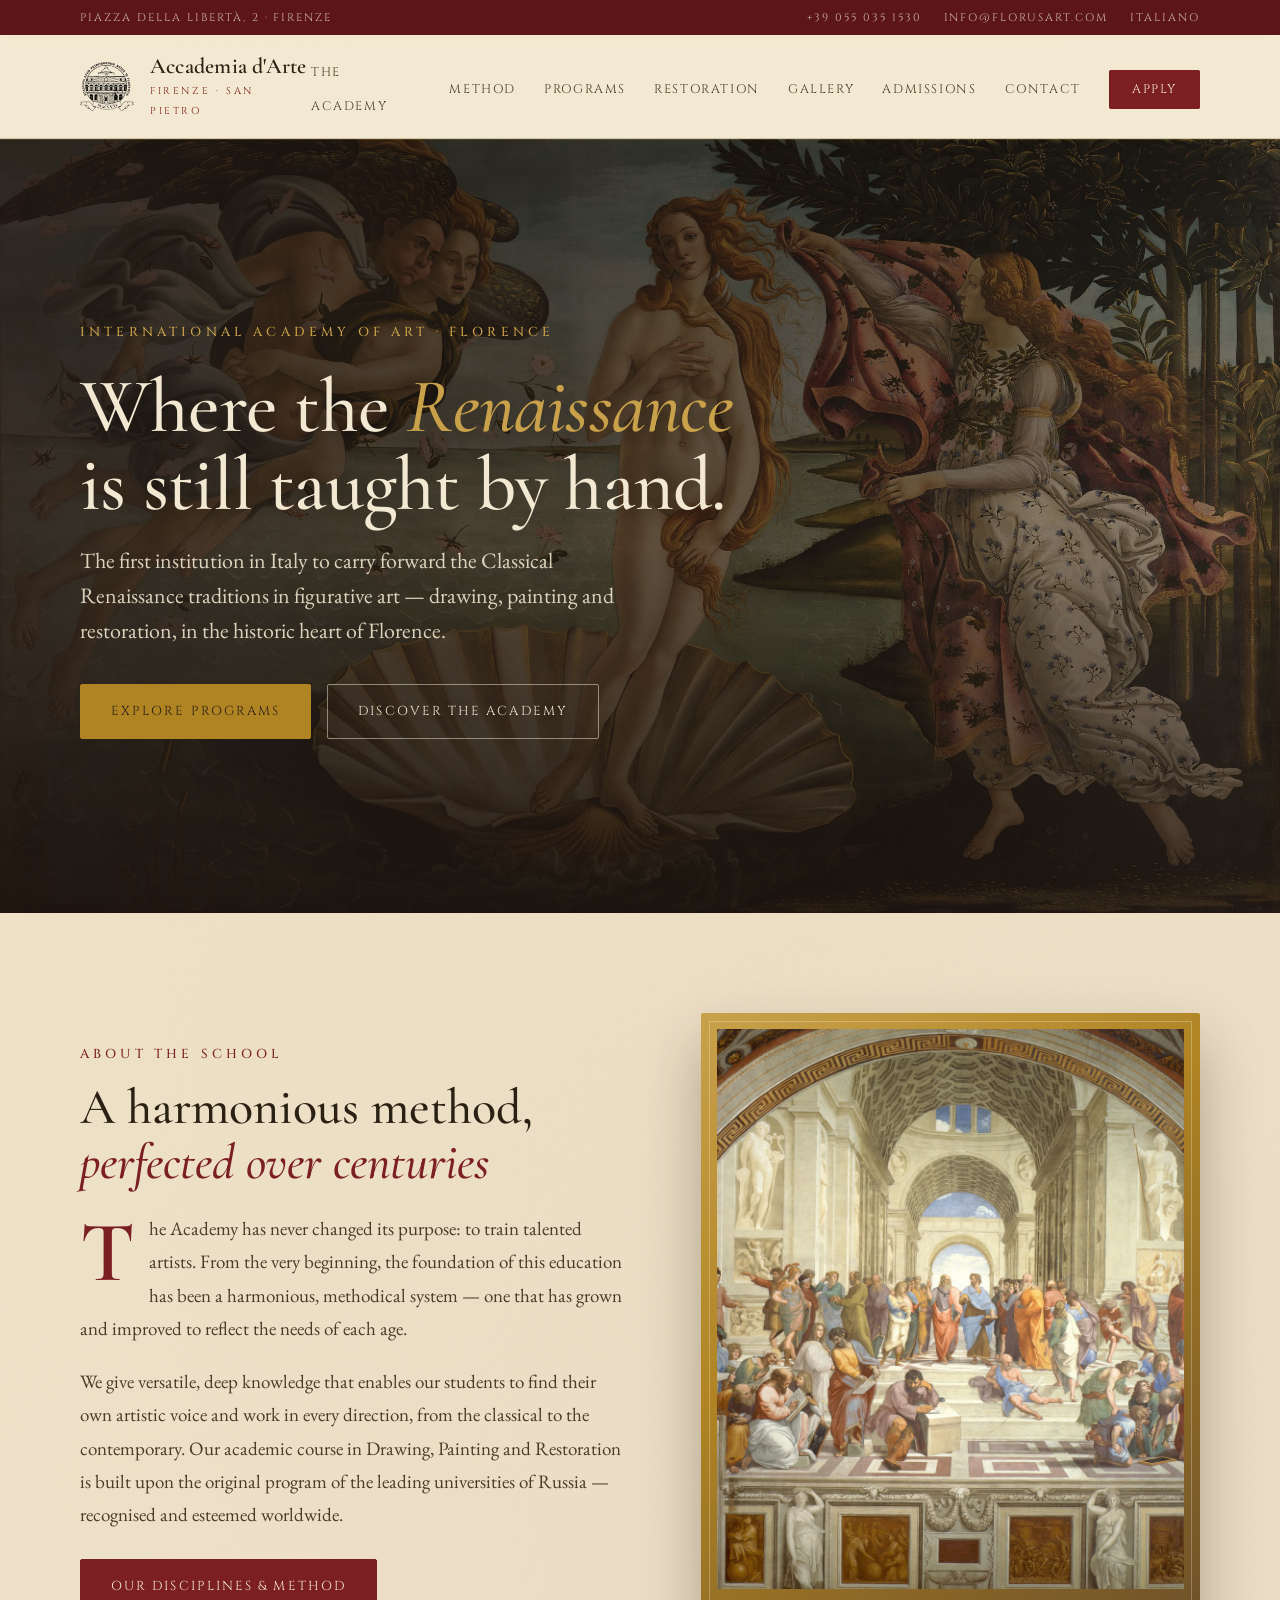
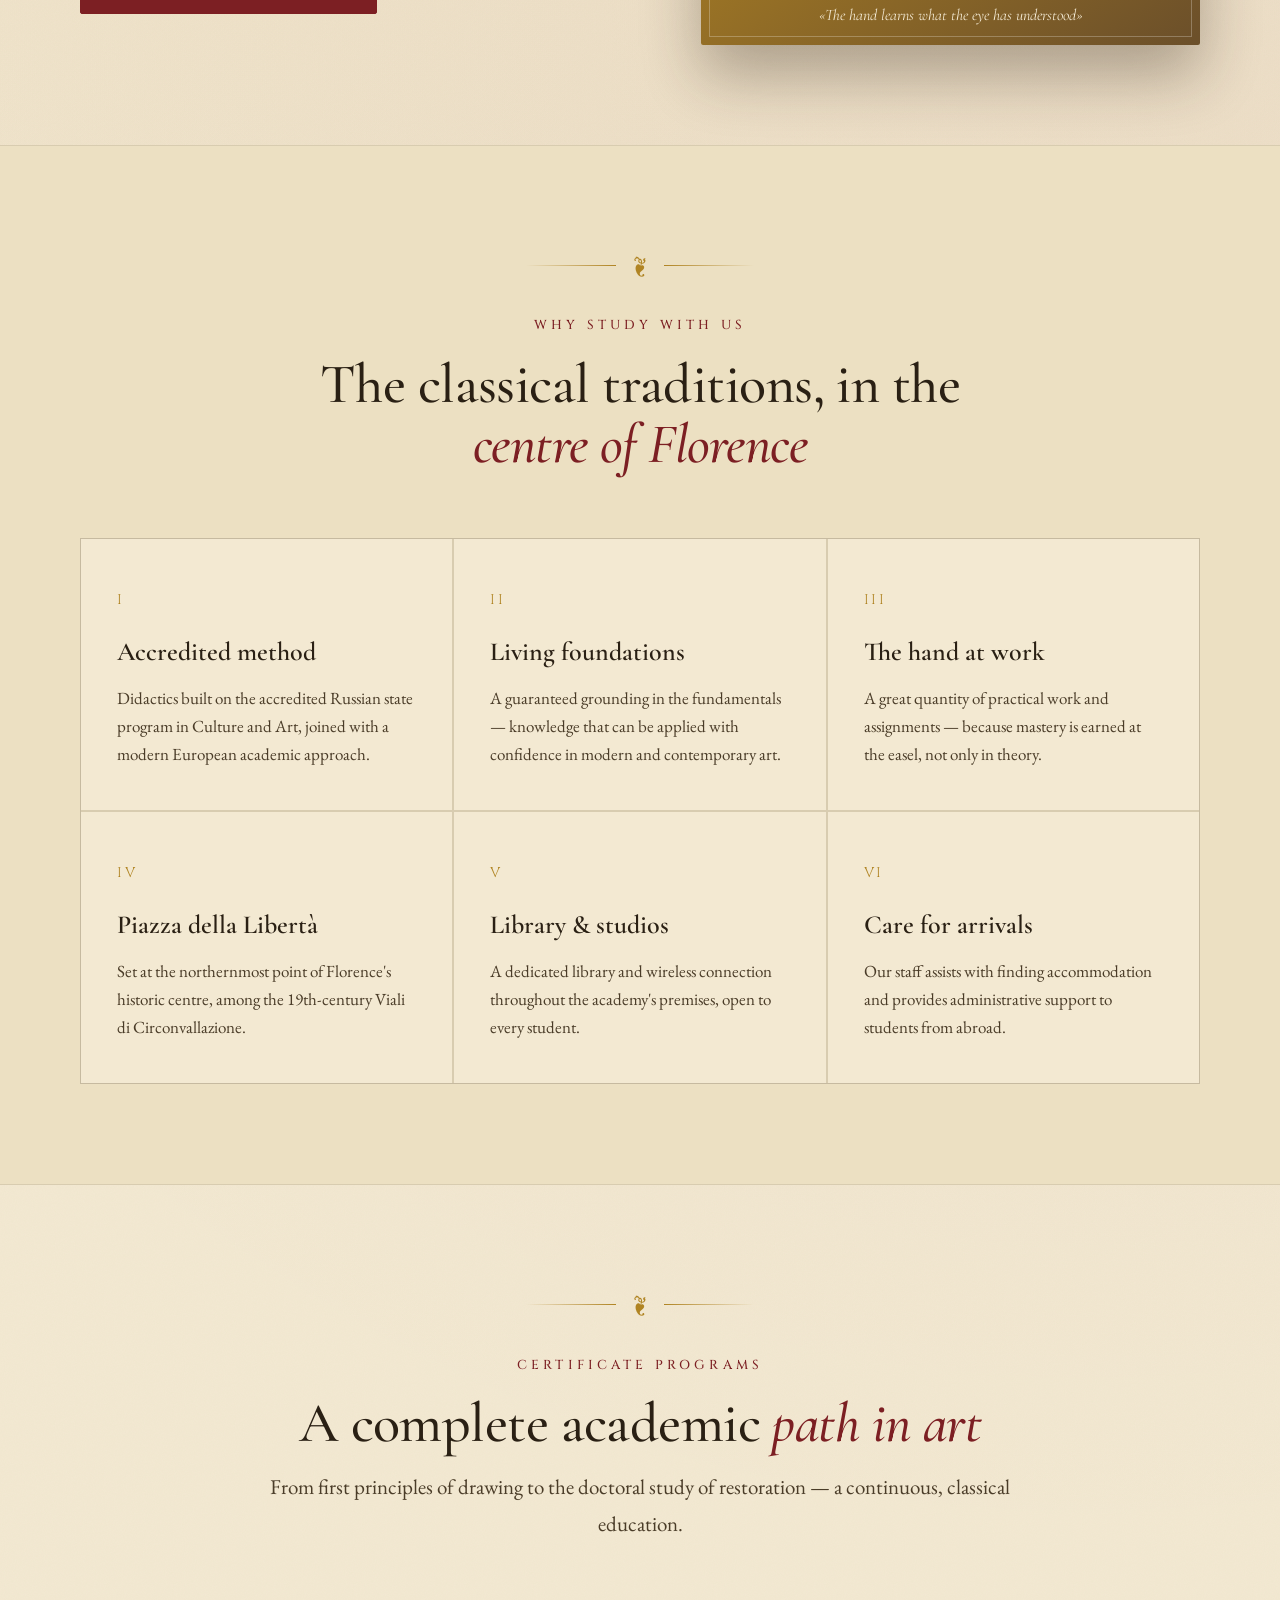
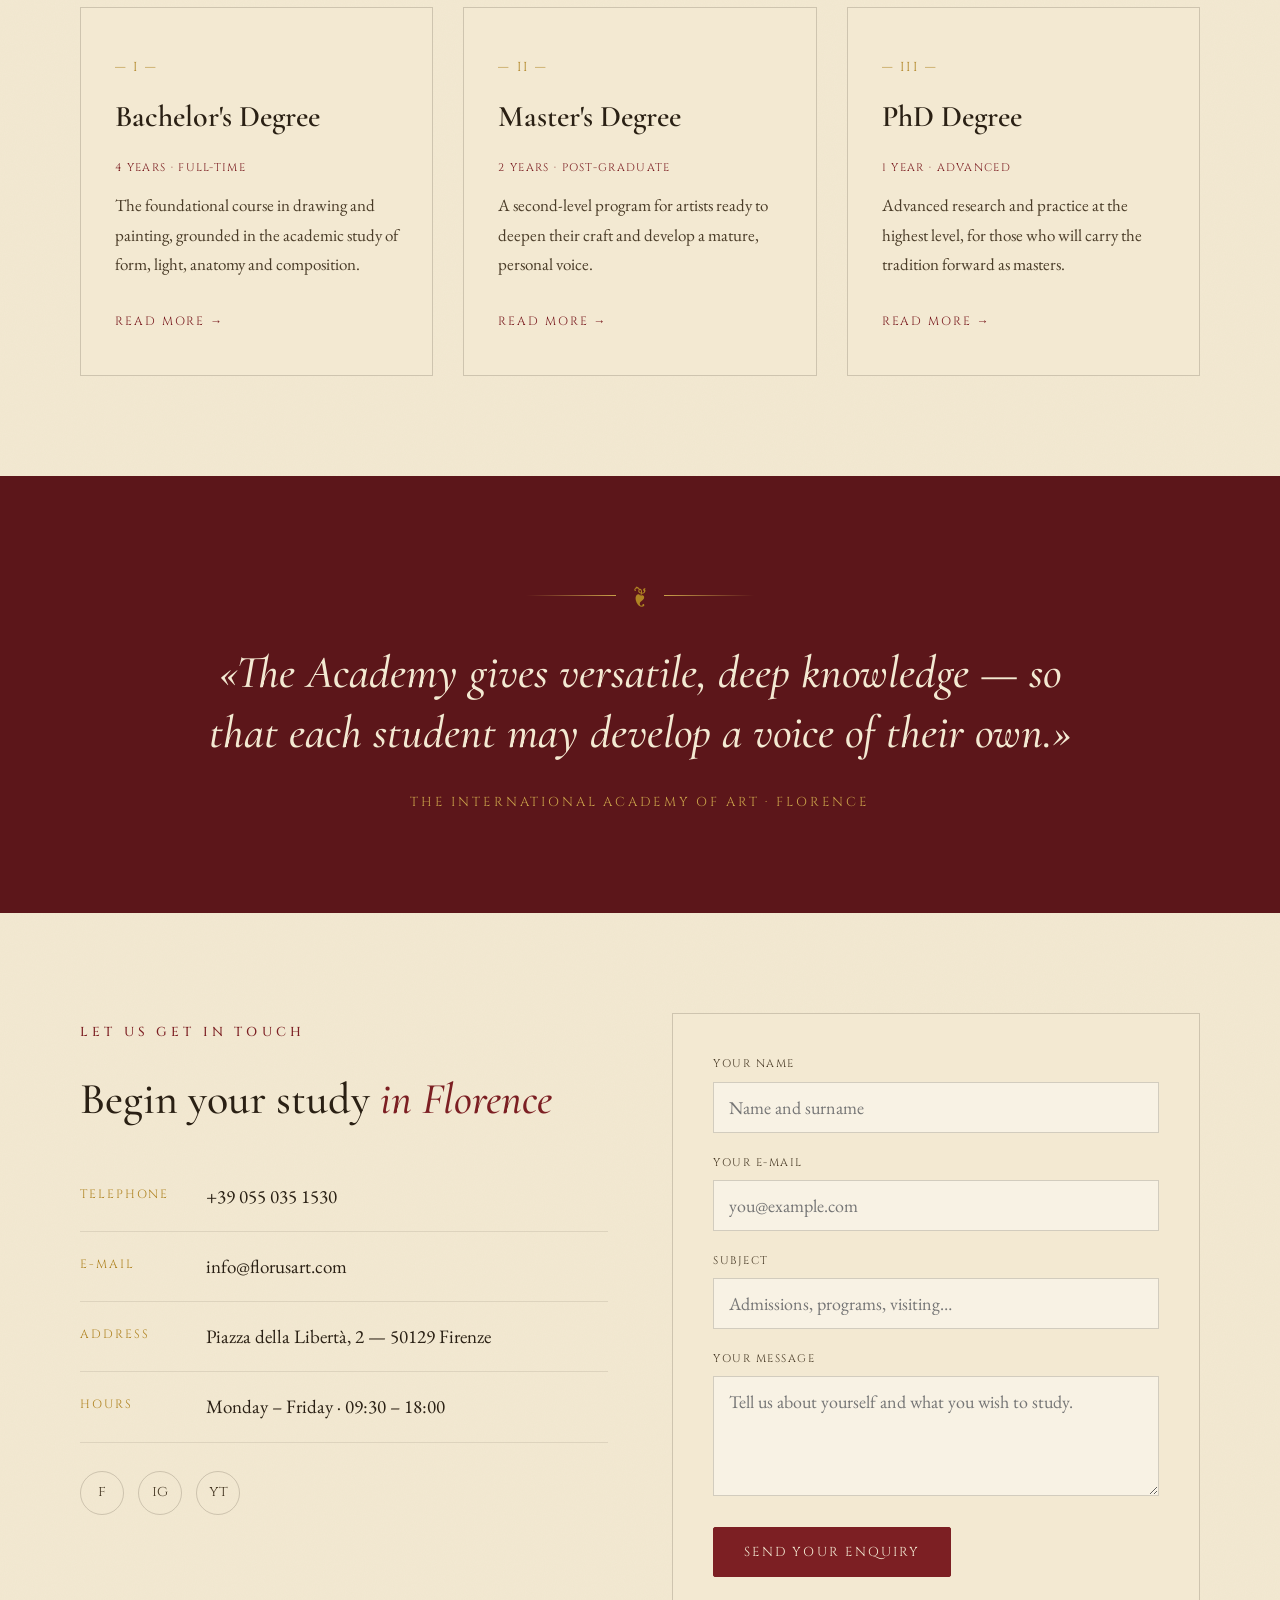
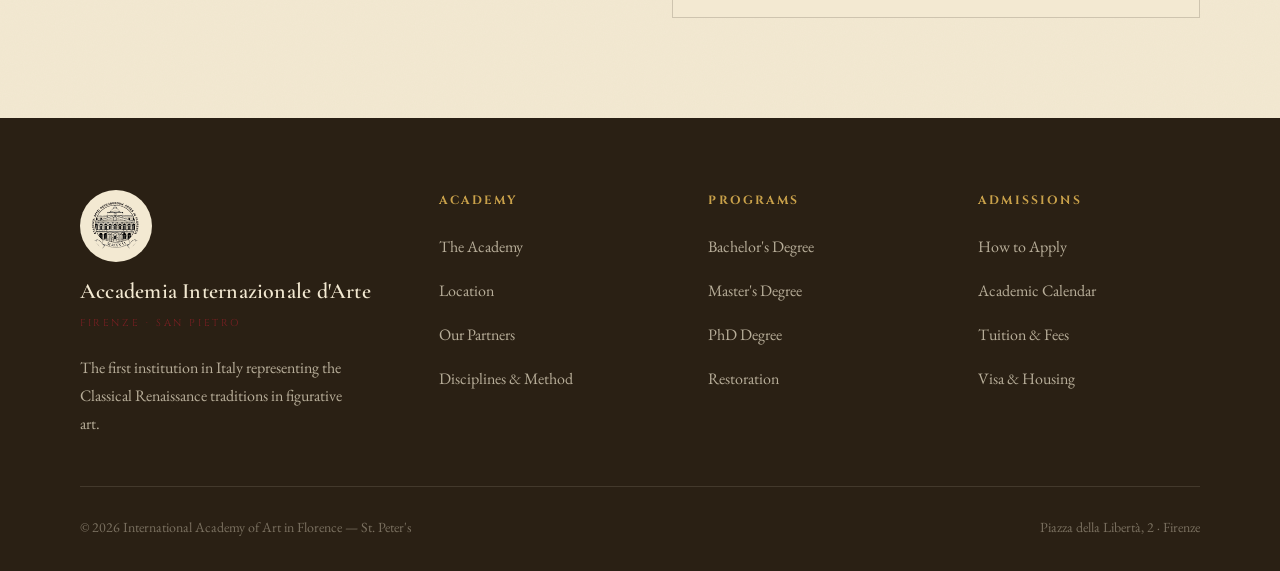
<file: index.html>
<!DOCTYPE html>
<html lang="en">
<head>
  <meta charset="UTF-8" />
  <meta name="viewport" content="width=device-width, initial-scale=1.0" />
  <title>International Academy of Art in Florence — St. Peter's</title>
  <meta name="description" content="The first institution in Italy representing the Classical Renaissance traditions in figurative art — drawing, painting and restoration in the historic centre of Florence." />

  <!-- Canonical -->
  <link rel="canonical" href="https://florusart-new.vercel.app/" />

  <!-- Open Graph -->
  <meta property="og:type" content="website" />
  <meta property="og:url" content="https://florusart-new.vercel.app/" />
  <meta property="og:title" content="International Academy of Art in Florence — St. Peter's" />
  <meta property="og:description" content="The first institution in Italy representing the Classical Renaissance traditions in figurative art — drawing, painting and restoration in the historic centre of Florence." />
  <meta property="og:image" content="https://florusart-new.vercel.app/images/hero.jpg" />
  <meta property="og:locale" content="en_GB" />
  <meta property="og:locale:alternate" content="it_IT" />
  <meta property="og:site_name" content="Accademia Internazionale d'Arte · Firenze" />

  <!-- Twitter Card -->
  <meta name="twitter:card" content="summary_large_image" />
  <meta name="twitter:title" content="International Academy of Art in Florence — St. Peter's" />
  <meta name="twitter:description" content="The first institution in Italy representing the Classical Renaissance traditions in figurative art — drawing, painting and restoration in the historic centre of Florence." />
  <meta name="twitter:image" content="https://florusart-new.vercel.app/images/hero.jpg" />

  <!-- JSON-LD structured data -->
  <script type="application/ld+json">
  {
    "@context": "https://schema.org",
    "@type": "EducationalOrganization",
    "name": "International Academy of Art in Florence",
    "alternateName": "Accademia Internazionale d'Arte · Firenze",
    "url": "https://florusart-new.vercel.app/",
    "logo": "https://florusart-new.vercel.app/images/logo.png",
    "description": "The first institution in Italy representing the Classical Renaissance traditions in figurative art.",
    "address": {
      "@type": "PostalAddress",
      "streetAddress": "Piazza della Libertà, 2",
      "addressLocality": "Florence",
      "postalCode": "50129",
      "addressCountry": "IT"
    },
    "telephone": "+390550351530",
    "email": "info@florusart.com",
    "sameAs": [
      "https://www.facebook.com/florusartacademy/",
      "https://www.instagram.com/florusart_academy",
      "https://www.youtube.com/channel/UCVkvp6SbiVUXq_DnF_va67Q/featured"
    ]
  }
  </script>

  <link rel="icon" type="image/png" href="images/logo.png" />
  <link rel="stylesheet" href="styles.css" />

  <!-- Google Analytics 4 — replace G-XXXXXXXXXX with your Measurement ID -->
  <script async src="https://www.googletagmanager.com/gtag/js?id=G-XXXXXXXXXX"></script>
  <script>
    window.dataLayer = window.dataLayer || [];
    function gtag(){dataLayer.push(arguments);}
    gtag('js', new Date());
    gtag('config', 'G-XXXXXXXXXX');
  </script>
</head>
<body>

  <div class="topbar">
    <div class="wrap">
      <span>Piazza della Libertà, 2 · Firenze</span>
      <div class="topbar-links">
        <a href="tel:+390550351530">+39 055 035 1530</a>
        <a href="mailto:info@florusart.com">info@florusart.com</a>
        <a href="#" class="lang-toggle">Italiano</a>
      </div>
    </div>
  </div>

  <nav class="nav">
    <div class="wrap">
      <a href="index.html" class="brand">
        <img src="images/logo.png" alt="Academy seal" class="brand-logo" />
        <span class="brand-name"><b>Accademia d'Arte</b><span>Firenze · San Pietro</span></span>
      </a>
      <ul class="nav-links">
        <li><a href="academy.html">The Academy</a></li>
        <li><a href="method.html">Method</a></li>
        <li><a href="programs.html">Programs</a></li>
        <li><a href="restoration.html">Restoration</a></li>
        <li><a href="gallery.html">Gallery</a></li>
        <li><a href="admissions.html">Admissions</a></li>
        <li><a href="contact.html">Contact</a></li>
        <li><a href="admissions.html" class="nav-apply">Apply</a></li>
      </ul>
      <button class="nav-toggle" id="navToggle" aria-label="Open menu"><span></span><span></span><span></span></button>
    </div>
  </nav>
  <div class="mobile-menu" id="mobileMenu">
    <a href="academy.html">The Academy</a>
    <a href="method.html">Method</a>
    <a href="programs.html">Programs</a>
    <a href="restoration.html">Restoration</a>
    <a href="gallery.html">Gallery</a>
    <a href="admissions.html">Admissions</a>
    <a href="contact.html">Contact</a>
    <a href="#" class="lang-toggle">Italiano</a>
  </div>

  <header class="hero">
    <div class="hero-bg"></div>
    <div class="wrap">
      <div class="hero-inner">
        <span class="eyebrow">International Academy of Art · Florence</span>
        <h1>Where the <em>Renaissance</em> is still taught by hand.</h1>
        <p class="hero-sub">The first institution in Italy to carry forward the Classical Renaissance traditions in figurative art — drawing, painting and restoration, in the historic heart of Florence.</p>
        <div class="hero-actions">
          <a href="programs.html" class="btn btn-gold">Explore programs</a>
          <a href="academy.html" class="btn btn-outline">Discover the academy</a>
        </div>
      </div>
    </div>
  </header>

  <section class="section">
    <div class="wrap">
      <div class="about-grid">
        <div class="about-text reveal">
          <span class="eyebrow">About the school</span>
          <h2>A harmonious method, <em>perfected over centuries</em></h2>
          <p class="dropcap">The Academy has never changed its purpose: to train talented artists. From the very beginning, the foundation of this education has been a harmonious, methodical system — one that has grown and improved to reflect the needs of each age.</p>
          <p>We give versatile, deep knowledge that enables our students to find their own artistic voice and work in every direction, from the classical to the contemporary. Our academic course in Drawing, Painting and Restoration is built upon the original program of the leading universities of Russia — recognised and esteemed worldwide.</p>
          <a href="method.html" class="btn btn-dark" style="margin-top:8px">Our disciplines &amp; method</a>
        </div>
        <figure class="about-figure reveal">
          <img src="images/about.jpg" alt="Raphael, The School of Athens" />
          <figcaption>«The hand learns what the eye has understood»</figcaption>
        </figure>
      </div>
    </div>
  </section>

  <section class="section section-alt">
    <div class="wrap">
      <div class="section-head reveal">
        <div class="fleuron">&#10086;</div>
        <span class="eyebrow">Why study with us</span>
        <h2 class="section-title">The classical traditions, in the <em>centre of Florence</em></h2>
      </div>
      <div class="adv-grid reveal">
        <div class="adv-cell"><span class="adv-num">I</span><h3>Accredited method</h3><p>Didactics built on the accredited Russian state program in Culture and Art, joined with a modern European academic approach.</p></div>
        <div class="adv-cell"><span class="adv-num">II</span><h3>Living foundations</h3><p>A guaranteed grounding in the fundamentals — knowledge that can be applied with confidence in modern and contemporary art.</p></div>
        <div class="adv-cell"><span class="adv-num">III</span><h3>The hand at work</h3><p>A great quantity of practical work and assignments — because mastery is earned at the easel, not only in theory.</p></div>
        <div class="adv-cell"><span class="adv-num">IV</span><h3>Piazza della Libertà</h3><p>Set at the northernmost point of Florence's historic centre, among the 19th-century Viali di Circonvallazione.</p></div>
        <div class="adv-cell"><span class="adv-num">V</span><h3>Library &amp; studios</h3><p>A dedicated library and wireless connection throughout the academy's premises, open to every student.</p></div>
        <div class="adv-cell"><span class="adv-num">VI</span><h3>Care for arrivals</h3><p>Our staff assists with finding accommodation and provides administrative support to students from abroad.</p></div>
      </div>
    </div>
  </section>

  <section class="section">
    <div class="wrap">
      <div class="section-head reveal">
        <div class="fleuron">&#10086;</div>
        <span class="eyebrow">Certificate programs</span>
        <h2 class="section-title">A complete academic <em>path in art</em></h2>
        <p class="section-lead">From first principles of drawing to the doctoral study of restoration — a continuous, classical education.</p>
      </div>
      <div class="prog-grid reveal">
        <article class="prog-card"><span class="prog-roman">— I —</span><h3>Bachelor's Degree</h3><div class="meta">4 years · full-time</div><p>The foundational course in drawing and painting, grounded in the academic study of form, light, anatomy and composition.</p><a href="programs.html#bachelor" class="prog-link">Read more</a></article>
        <article class="prog-card"><span class="prog-roman">— II —</span><h3>Master's Degree</h3><div class="meta">2 years · post-graduate</div><p>A second-level program for artists ready to deepen their craft and develop a mature, personal voice.</p><a href="programs.html#master" class="prog-link">Read more</a></article>
        <article class="prog-card"><span class="prog-roman">— III —</span><h3>PhD Degree</h3><div class="meta">1 year · advanced</div><p>Advanced research and practice at the highest level, for those who will carry the tradition forward as masters.</p><a href="programs.html#phd" class="prog-link">Read more</a></article>
      </div>
    </div>
  </section>

  <section class="quote-band">
    <div class="wrap">
      <div class="fleuron">&#10086;</div>
      <blockquote>«The Academy gives versatile, deep knowledge — so that each student may develop a voice of their own.»</blockquote>
      <cite>The International Academy of Art · Florence</cite>
    </div>
  </section>

  <section class="section">
    <div class="wrap">
      <div class="contact-grid">
        <div class="contact-info reveal">
          <span class="eyebrow">Let us get in touch</span>
          <h2>Begin your study <em>in Florence</em></h2>
          <div class="contact-row"><span class="lbl">Telephone</span><span class="val"><a href="tel:+390550351530">+39 055 035 1530</a></span></div>
          <div class="contact-row"><span class="lbl">E-mail</span><span class="val"><a href="mailto:info@florusart.com">info@florusart.com</a></span></div>
          <div class="contact-row"><span class="lbl">Address</span><span class="val">Piazza della Libertà, 2 — 50129 Firenze</span></div>
          <div class="contact-row"><span class="lbl">Hours</span><span class="val">Monday – Friday · 09:30 – 18:00</span></div>
          <div class="socials">
            <a href="https://www.facebook.com/florusartacademy/" title="Facebook">f</a>
            <a href="https://www.instagram.com/florusart_academy" title="Instagram">ig</a>
            <a href="https://www.youtube.com/channel/UCVkvp6SbiVUXq_DnF_va67Q/featured" title="YouTube">yt</a>
          </div>
        </div>
        <form class="form-card reveal" onsubmit="return false;">
          <div class="field"><label>Your name</label><input type="text" placeholder="Name and surname" /></div>
          <div class="field"><label>Your e-mail</label><input type="email" placeholder="you@example.com" /></div>
          <div class="field"><label>Subject</label><input type="text" placeholder="Admissions, programs, visiting…" /></div>
          <div class="field"><label>Your message</label><textarea placeholder="Tell us about yourself and what you wish to study."></textarea></div>
          <button class="btn btn-dark" type="submit">Send your enquiry</button>
        </form>
      </div>
    </div>
  </section>

  <footer class="footer">
    <div class="wrap">
      <div class="footer-top">
        <div>
          <img src="images/logo.png" alt="Academy seal" class="brand-logo" />
          <span class="brand-name"><b>Accademia Internazionale d'Arte</b><span>Firenze · San Pietro</span></span>
          <p>The first institution in Italy representing the Classical Renaissance traditions in figurative art.</p>
        </div>
        <div class="footer-col"><h4>Academy</h4><ul><li><a href="academy.html">The Academy</a></li><li><a href="academy.html#location">Location</a></li><li><a href="academy.html#partners">Our Partners</a></li><li><a href="method.html">Disciplines &amp; Method</a></li></ul></div>
        <div class="footer-col"><h4>Programs</h4><ul><li><a href="programs.html#bachelor">Bachelor's Degree</a></li><li><a href="programs.html#master">Master's Degree</a></li><li><a href="programs.html#phd">PhD Degree</a></li><li><a href="restoration.html">Restoration</a></li></ul></div>
        <div class="footer-col"><h4>Admissions</h4><ul><li><a href="admissions.html#apply">How to Apply</a></li><li><a href="admissions.html#calendar">Academic Calendar</a></li><li><a href="admissions.html#prices">Tuition &amp; Fees</a></li><li><a href="admissions.html#visa">Visa &amp; Housing</a></li></ul></div>
      </div>
      <div class="footer-bottom">
        <span>© 2026 International Academy of Art in Florence — St. Peter's</span>
        <span>Piazza della Libertà, 2 · Firenze</span>
      </div>
    </div>
  </footer>

  <script>
    var t = document.getElementById('navToggle'), m = document.getElementById('mobileMenu');
    if (t) t.addEventListener('click', function(){ m.classList.toggle('open'); });
    if (m) m.querySelectorAll('a').forEach(function(a){ a.addEventListener('click', function(){ m.classList.remove('open'); }); });
    var io = new IntersectionObserver(function(es){ es.forEach(function(e){ if(e.isIntersecting) e.target.classList.add('in'); }); }, { threshold: 0.12 });
    document.querySelectorAll('.reveal').forEach(function(el){ io.observe(el); });
  </script>
  <script src="i18n.js"></script>
</body>
</html>
</file>
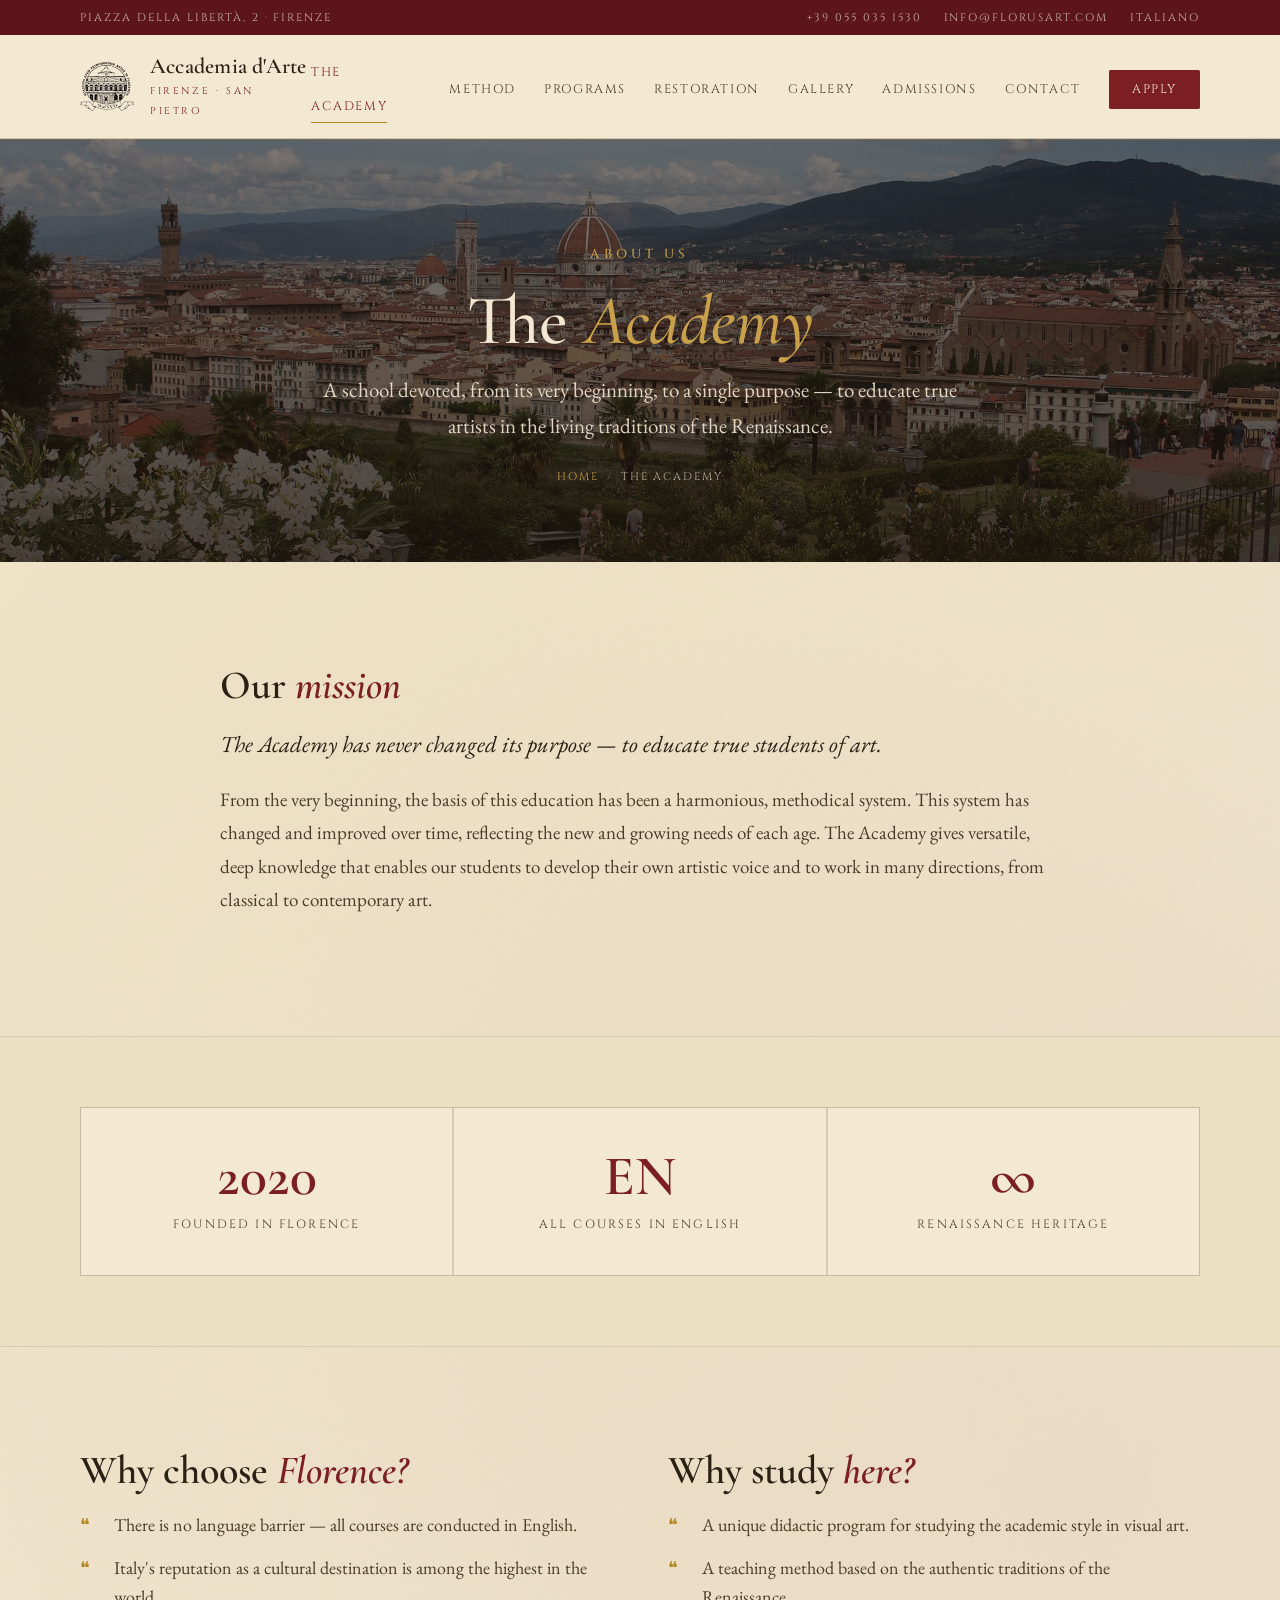
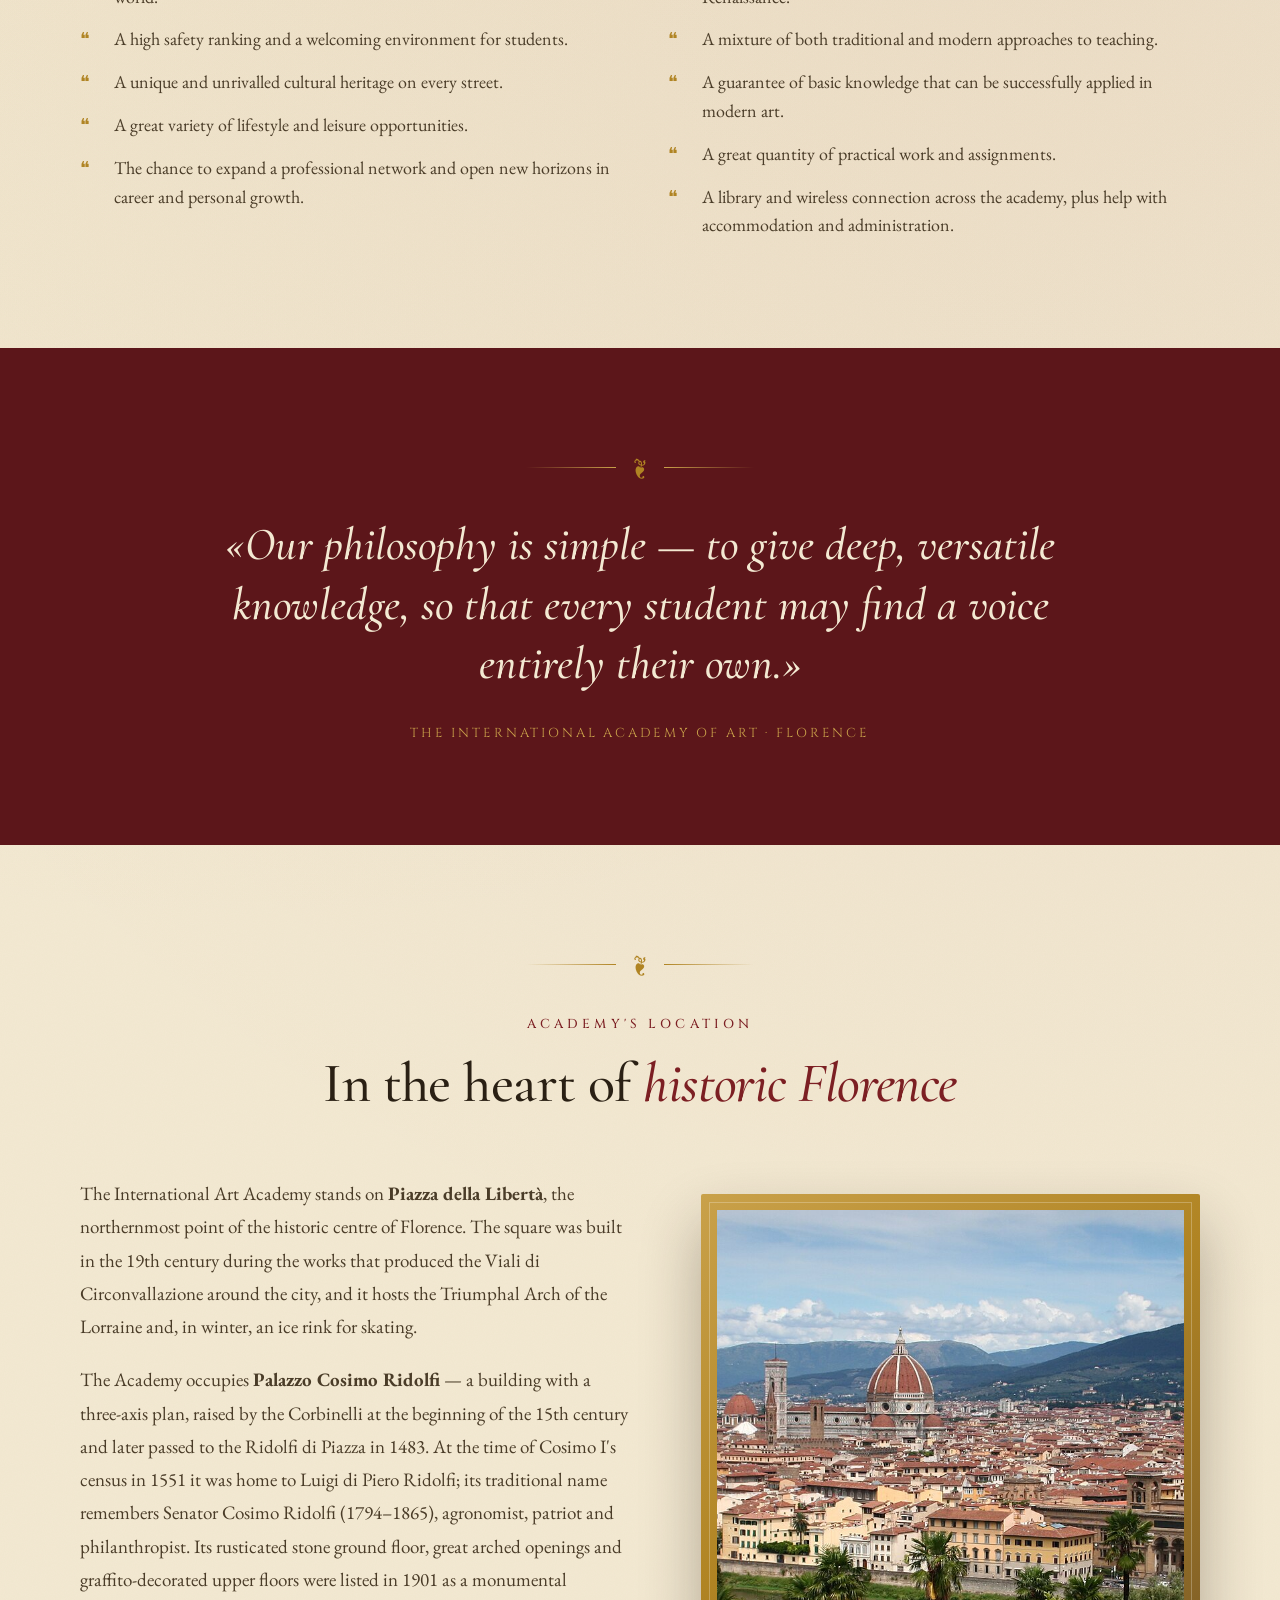
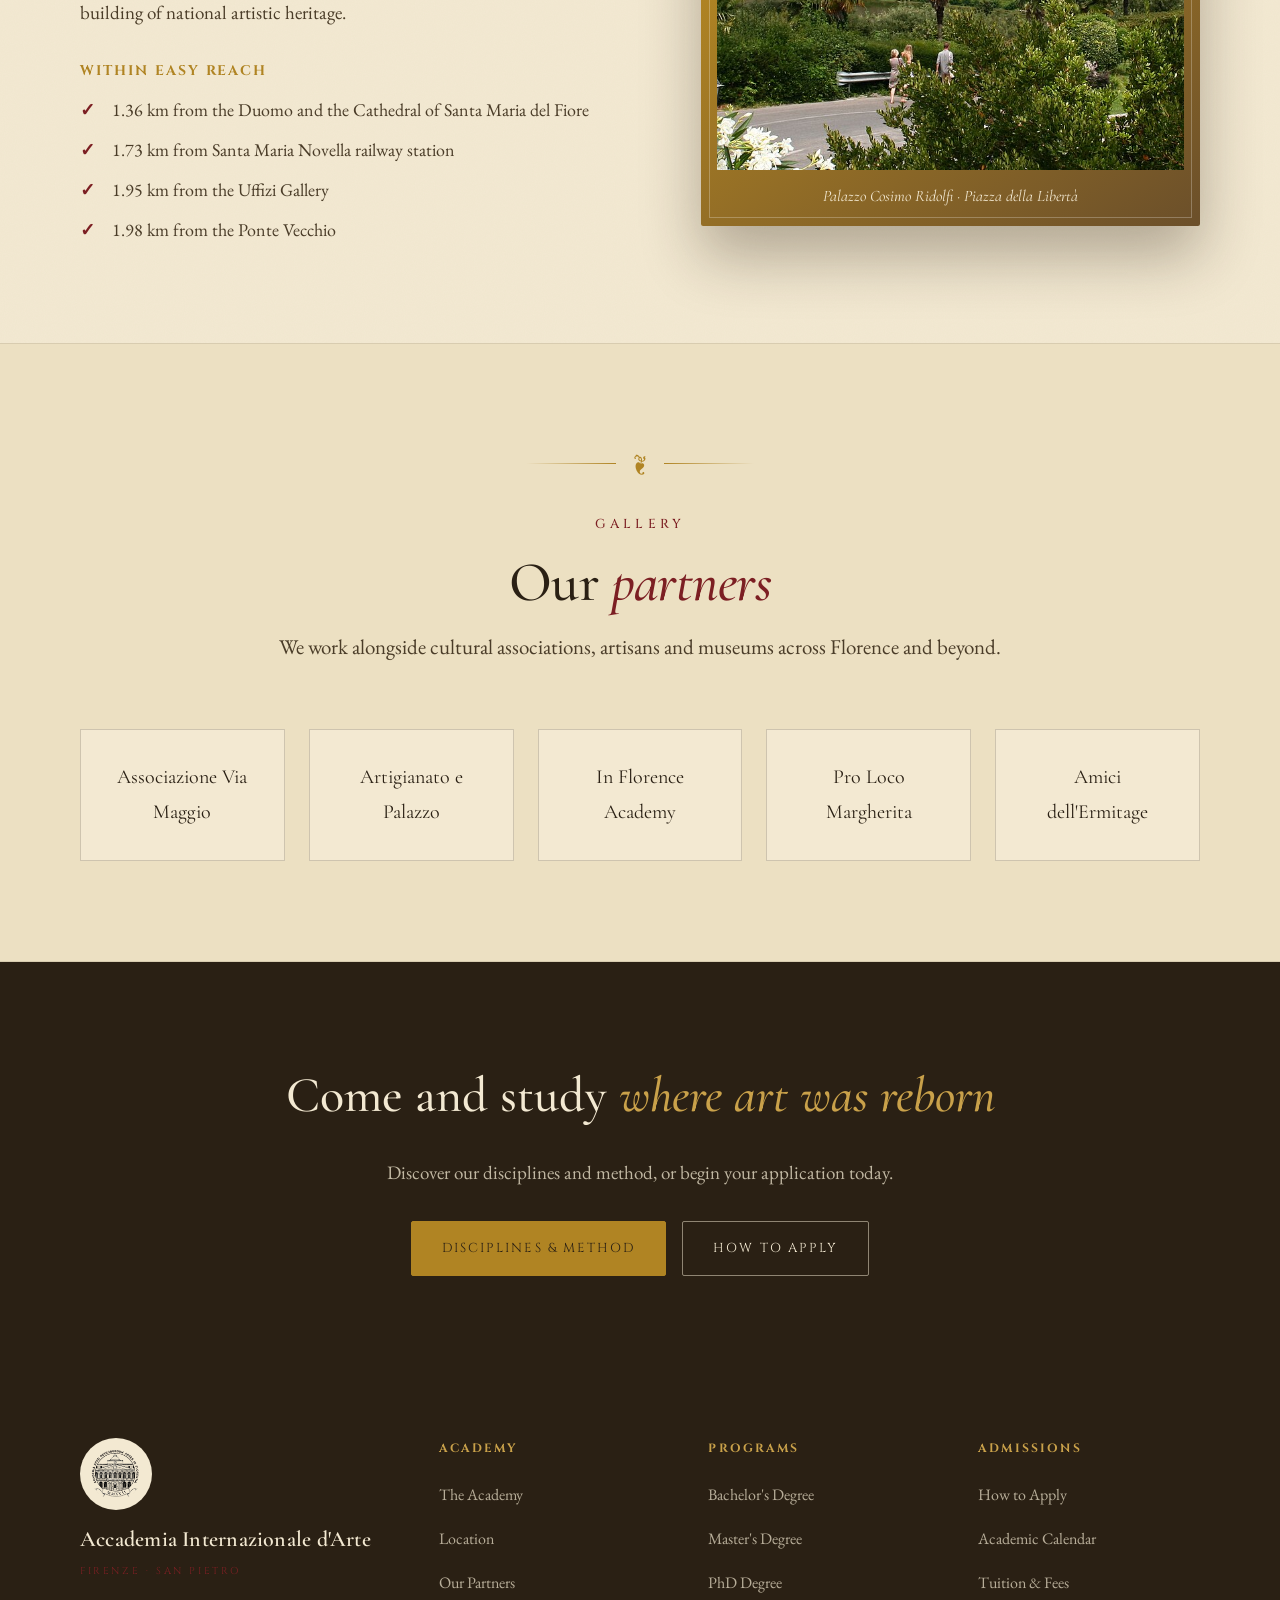
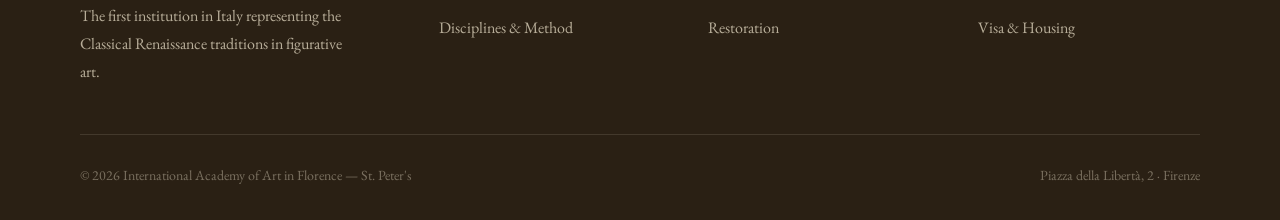
<file: academy.html>
<!DOCTYPE html>
<html lang="en">
<head>
  <meta charset="UTF-8" />
  <meta name="viewport" content="width=device-width, initial-scale=1.0" />
  <title>The Academy — International Academy of Art in Florence</title>
  <meta name="description" content="The mission, philosophy and home of the International Academy of Art in Florence — in the historic Palazzo Cosimo Ridolfi on Piazza della Libertà." />

  <link rel="canonical" href="https://florusart-new.vercel.app/academy.html" />
  <meta property="og:type" content="website" />
  <meta property="og:url" content="https://florusart-new.vercel.app/academy.html" />
  <meta property="og:title" content="The Academy — International Academy of Art in Florence" />
  <meta property="og:description" content="The mission, philosophy and home of the International Academy of Art in Florence — in the historic Palazzo Cosimo Ridolfi on Piazza della Libertà." />
  <meta property="og:image" content="https://florusart-new.vercel.app/images/florence.jpg" />
  <meta property="og:site_name" content="Accademia Internazionale d'Arte · Firenze" />
  <meta name="twitter:card" content="summary_large_image" />
  <meta name="twitter:title" content="The Academy — International Academy of Art in Florence" />
  <meta name="twitter:description" content="The mission, philosophy and home of the International Academy of Art in Florence — in the historic Palazzo Cosimo Ridolfi on Piazza della Libertà." />
  <meta name="twitter:image" content="https://florusart-new.vercel.app/images/florence.jpg" />

  <link rel="icon" type="image/png" href="images/logo.png" />
  <link rel="stylesheet" href="styles.css" />
  <script async src="https://www.googletagmanager.com/gtag/js?id=G-XXXXXXXXXX"></script>
  <script>window.dataLayer=window.dataLayer||[];function gtag(){dataLayer.push(arguments);}gtag('js',new Date());gtag('config','G-XXXXXXXXXX');</script>
</head>
<body>

  <div class="topbar">
    <div class="wrap">
      <span>Piazza della Libertà, 2 · Firenze</span>
      <div class="topbar-links">
        <a href="tel:+390550351530">+39 055 035 1530</a>
        <a href="mailto:info@florusart.com">info@florusart.com</a>
        <a href="#" class="lang-toggle">Italiano</a>
      </div>
    </div>
  </div>

  <nav class="nav">
    <div class="wrap">
      <a href="index.html" class="brand">
        <img src="images/logo.png" alt="Academy seal" class="brand-logo" />
        <span class="brand-name"><b>Accademia d'Arte</b><span>Firenze · San Pietro</span></span>
      </a>
      <ul class="nav-links">
        <li><a href="academy.html" class="active">The Academy</a></li>
        <li><a href="method.html">Method</a></li>
        <li><a href="programs.html">Programs</a></li>
        <li><a href="restoration.html">Restoration</a></li>
        <li><a href="gallery.html">Gallery</a></li>
        <li><a href="admissions.html">Admissions</a></li>
        <li><a href="contact.html">Contact</a></li>
        <li><a href="admissions.html" class="nav-apply">Apply</a></li>
      </ul>
      <button class="nav-toggle" id="navToggle" aria-label="Open menu"><span></span><span></span><span></span></button>
    </div>
  </nav>
  <div class="mobile-menu" id="mobileMenu">
    <a href="academy.html">The Academy</a><a href="method.html">Method</a><a href="programs.html">Programs</a><a href="restoration.html">Restoration</a><a href="gallery.html">Gallery</a><a href="admissions.html">Admissions</a><a href="contact.html">Contact</a><a href="#" class="lang-toggle">Italiano</a>
  </div>

  <header class="page-hero">
    <div class="page-hero-bg" style="background-image:url('images/florence.jpg')"></div>
    <div class="wrap">
      <span class="eyebrow">About us</span>
      <h1>The <em>Academy</em></h1>
      <p>A school devoted, from its very beginning, to a single purpose — to educate true artists in the living traditions of the Renaissance.</p>
      <div class="breadcrumb"><a href="index.html">Home</a><span>/</span>The Academy</div>
    </div>
  </header>

  <section class="section">
    <div class="wrap narrow prose reveal">
      <h2>Our <em>mission</em></h2>
      <p class="lead">The Academy has never changed its purpose — to educate true students of art.</p>
      <p>From the very beginning, the basis of this education has been a harmonious, methodical system. This system has changed and improved over time, reflecting the new and growing needs of each age. The Academy gives versatile, deep knowledge that enables our students to develop their own artistic voice and to work in many directions, from classical to contemporary art.</p>
    </div>
  </section>

  <section class="section-sm section-alt">
    <div class="wrap">
      <div class="stat-row reveal">
        <div class="stat-cell"><div class="stat-num">2020</div><div class="stat-label">Founded in Florence</div></div>
        <div class="stat-cell"><div class="stat-num">EN</div><div class="stat-label">All courses in English</div></div>
        <div class="stat-cell"><div class="stat-num">∞</div><div class="stat-label">Renaissance heritage</div></div>
      </div>
    </div>
  </section>

  <section class="section">
    <div class="wrap">
      <div class="two-col">
        <div class="prose reveal">
          <h2>Why choose <em>Florence?</em></h2>
          <ul class="feature-list">
            <li>There is no language barrier — all courses are conducted in English.</li>
            <li>Italy's reputation as a cultural destination is among the highest in the world.</li>
            <li>A high safety ranking and a welcoming environment for students.</li>
            <li>A unique and unrivalled cultural heritage on every street.</li>
            <li>A great variety of lifestyle and leisure opportunities.</li>
            <li>The chance to expand a professional network and open new horizons in career and personal growth.</li>
          </ul>
        </div>
        <div class="prose reveal">
          <h2>Why study <em>here?</em></h2>
          <ul class="feature-list">
            <li>A unique didactic program for studying the academic style in visual art.</li>
            <li>A teaching method based on the authentic traditions of the Renaissance.</li>
            <li>A mixture of both traditional and modern approaches to teaching.</li>
            <li>A guarantee of basic knowledge that can be successfully applied in modern art.</li>
            <li>A great quantity of practical work and assignments.</li>
            <li>A library and wireless connection across the academy, plus help with accommodation and administration.</li>
          </ul>
        </div>
      </div>
    </div>
  </section>

  <section class="quote-band">
    <div class="wrap">
      <div class="fleuron">&#10086;</div>
      <blockquote>«Our philosophy is simple — to give deep, versatile knowledge, so that every student may find a voice entirely their own.»</blockquote>
      <cite>The International Academy of Art · Florence</cite>
    </div>
  </section>

  <!-- LOCATION -->
  <section class="section" id="location">
    <div class="wrap">
      <div class="section-head reveal">
        <div class="fleuron">&#10086;</div>
        <span class="eyebrow">Academy's location</span>
        <h2 class="section-title">In the heart of <em>historic Florence</em></h2>
      </div>
      <div class="about-grid">
        <div class="about-text prose reveal">
          <p>The International Art Academy stands on <strong>Piazza della Libertà</strong>, the northernmost point of the historic centre of Florence. The square was built in the 19th century during the works that produced the Viali di Circonvallazione around the city, and it hosts the Triumphal Arch of the Lorraine and, in winter, an ice rink for skating.</p>
          <p>The Academy occupies <strong>Palazzo Cosimo Ridolfi</strong> — a building with a three-axis plan, raised by the Corbinelli at the beginning of the 15th century and later passed to the Ridolfi di Piazza in 1483. At the time of Cosimo I's census in 1551 it was home to Luigi di Piero Ridolfi; its traditional name remembers Senator Cosimo Ridolfi (1794–1865), agronomist, patriot and philanthropist. Its rusticated stone ground floor, great arched openings and graffito-decorated upper floors were listed in 1901 as a monumental building of national artistic heritage.</p>
          <h4>Within easy reach</h4>
          <ul class="check-list">
            <li>1.36 km from the Duomo and the Cathedral of Santa Maria del Fiore</li>
            <li>1.73 km from Santa Maria Novella railway station</li>
            <li>1.95 km from the Uffizi Gallery</li>
            <li>1.98 km from the Ponte Vecchio</li>
          </ul>
        </div>
        <figure class="about-figure reveal">
          <img src="images/florence.jpg" alt="Panorama of Florence" />
          <figcaption>Palazzo Cosimo Ridolfi · Piazza della Libertà</figcaption>
        </figure>
      </div>
    </div>
  </section>

  <!-- PARTNERS -->
  <section class="section section-alt" id="partners">
    <div class="wrap">
      <div class="section-head reveal">
        <div class="fleuron">&#10086;</div>
        <span class="eyebrow">Gallery</span>
        <h2 class="section-title">Our <em>partners</em></h2>
        <p class="section-lead">We work alongside cultural associations, artisans and museums across Florence and beyond.</p>
      </div>
      <div class="partner-grid reveal">
        <a class="partner" href="https://www.associazioneviamaggio.it/" target="_blank" rel="noopener">Associazione Via Maggio</a>
        <a class="partner" href="https://www.artigianatoepalazzo.it/" target="_blank" rel="noopener">Artigianato e Palazzo</a>
        <a class="partner" href="https://www.inflorenceacademy.it/it" target="_blank" rel="noopener">In Florence Academy</a>
        <a class="partner" href="https://prolocomargherita.wordpress.com/" target="_blank" rel="noopener">Pro Loco Margherita</a>
        <a class="partner" href="https://www.amiciermitage.it/it/" target="_blank" rel="noopener">Amici dell'Ermitage</a>
      </div>
    </div>
  </section>

  <section class="cta">
    <div class="wrap">
      <h2>Come and study <em>where art was reborn</em></h2>
      <p>Discover our disciplines and method, or begin your application today.</p>
      <div class="hero-actions" style="justify-content:center">
        <a href="method.html" class="btn btn-gold">Disciplines &amp; method</a>
        <a href="admissions.html" class="btn btn-outline">How to apply</a>
      </div>
    </div>
  </section>

  <footer class="footer">
    <div class="wrap">
      <div class="footer-top">
        <div>
          <img src="images/logo.png" alt="Academy seal" class="brand-logo" />
          <span class="brand-name"><b>Accademia Internazionale d'Arte</b><span>Firenze · San Pietro</span></span>
          <p>The first institution in Italy representing the Classical Renaissance traditions in figurative art.</p>
        </div>
        <div class="footer-col"><h4>Academy</h4><ul><li><a href="academy.html">The Academy</a></li><li><a href="academy.html#location">Location</a></li><li><a href="academy.html#partners">Our Partners</a></li><li><a href="method.html">Disciplines &amp; Method</a></li></ul></div>
        <div class="footer-col"><h4>Programs</h4><ul><li><a href="programs.html#bachelor">Bachelor's Degree</a></li><li><a href="programs.html#master">Master's Degree</a></li><li><a href="programs.html#phd">PhD Degree</a></li><li><a href="restoration.html">Restoration</a></li></ul></div>
        <div class="footer-col"><h4>Admissions</h4><ul><li><a href="admissions.html#apply">How to Apply</a></li><li><a href="admissions.html#calendar">Academic Calendar</a></li><li><a href="admissions.html#prices">Tuition &amp; Fees</a></li><li><a href="admissions.html#visa">Visa &amp; Housing</a></li></ul></div>
      </div>
      <div class="footer-bottom">
        <span>© 2026 International Academy of Art in Florence — St. Peter's</span>
        <span>Piazza della Libertà, 2 · Firenze</span>
      </div>
    </div>
  </footer>

  <script>
    var t = document.getElementById('navToggle'), m = document.getElementById('mobileMenu');
    if (t) t.addEventListener('click', function(){ m.classList.toggle('open'); });
    if (m) m.querySelectorAll('a').forEach(function(a){ a.addEventListener('click', function(){ m.classList.remove('open'); }); });
    var io = new IntersectionObserver(function(es){ es.forEach(function(e){ if(e.isIntersecting) e.target.classList.add('in'); }); }, { threshold: 0.12 });
    document.querySelectorAll('.reveal').forEach(function(el){ io.observe(el); });
  </script>
  <script src="i18n.js"></script>
</body>
</html>
</file>
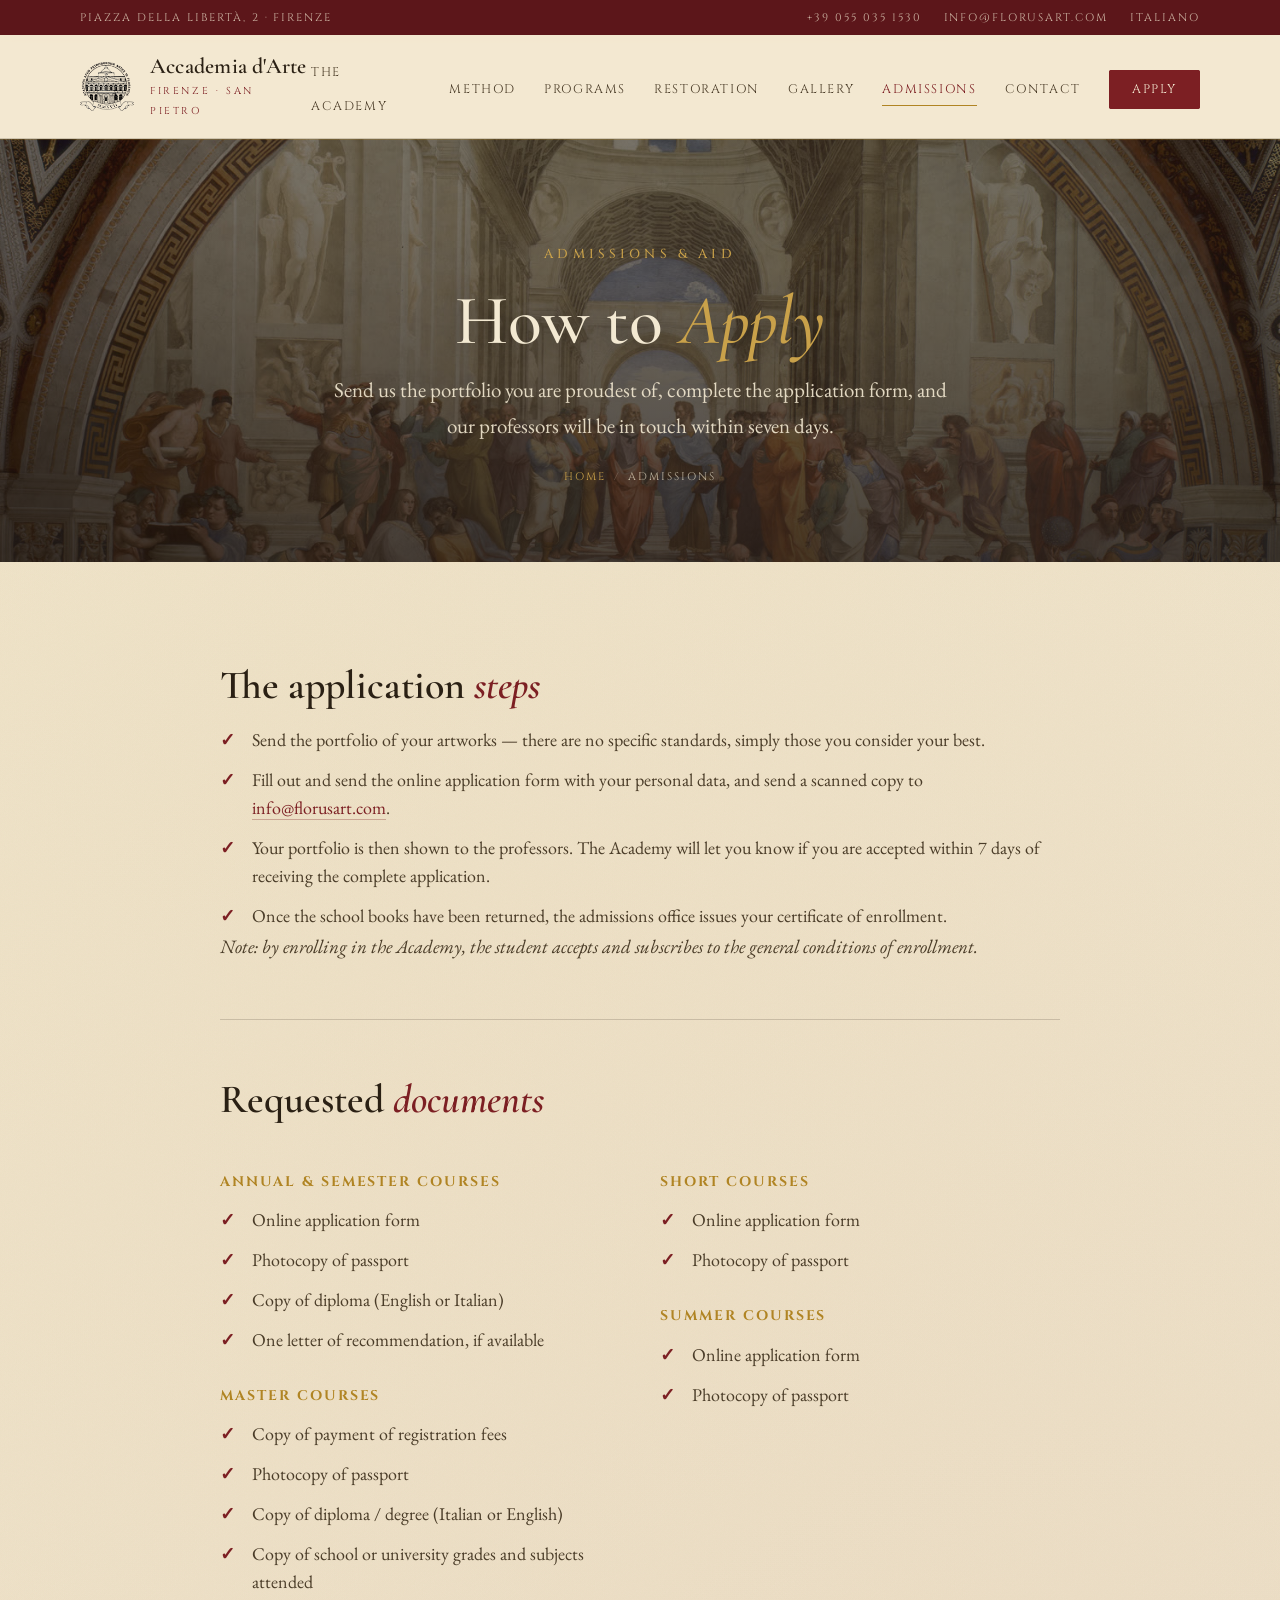
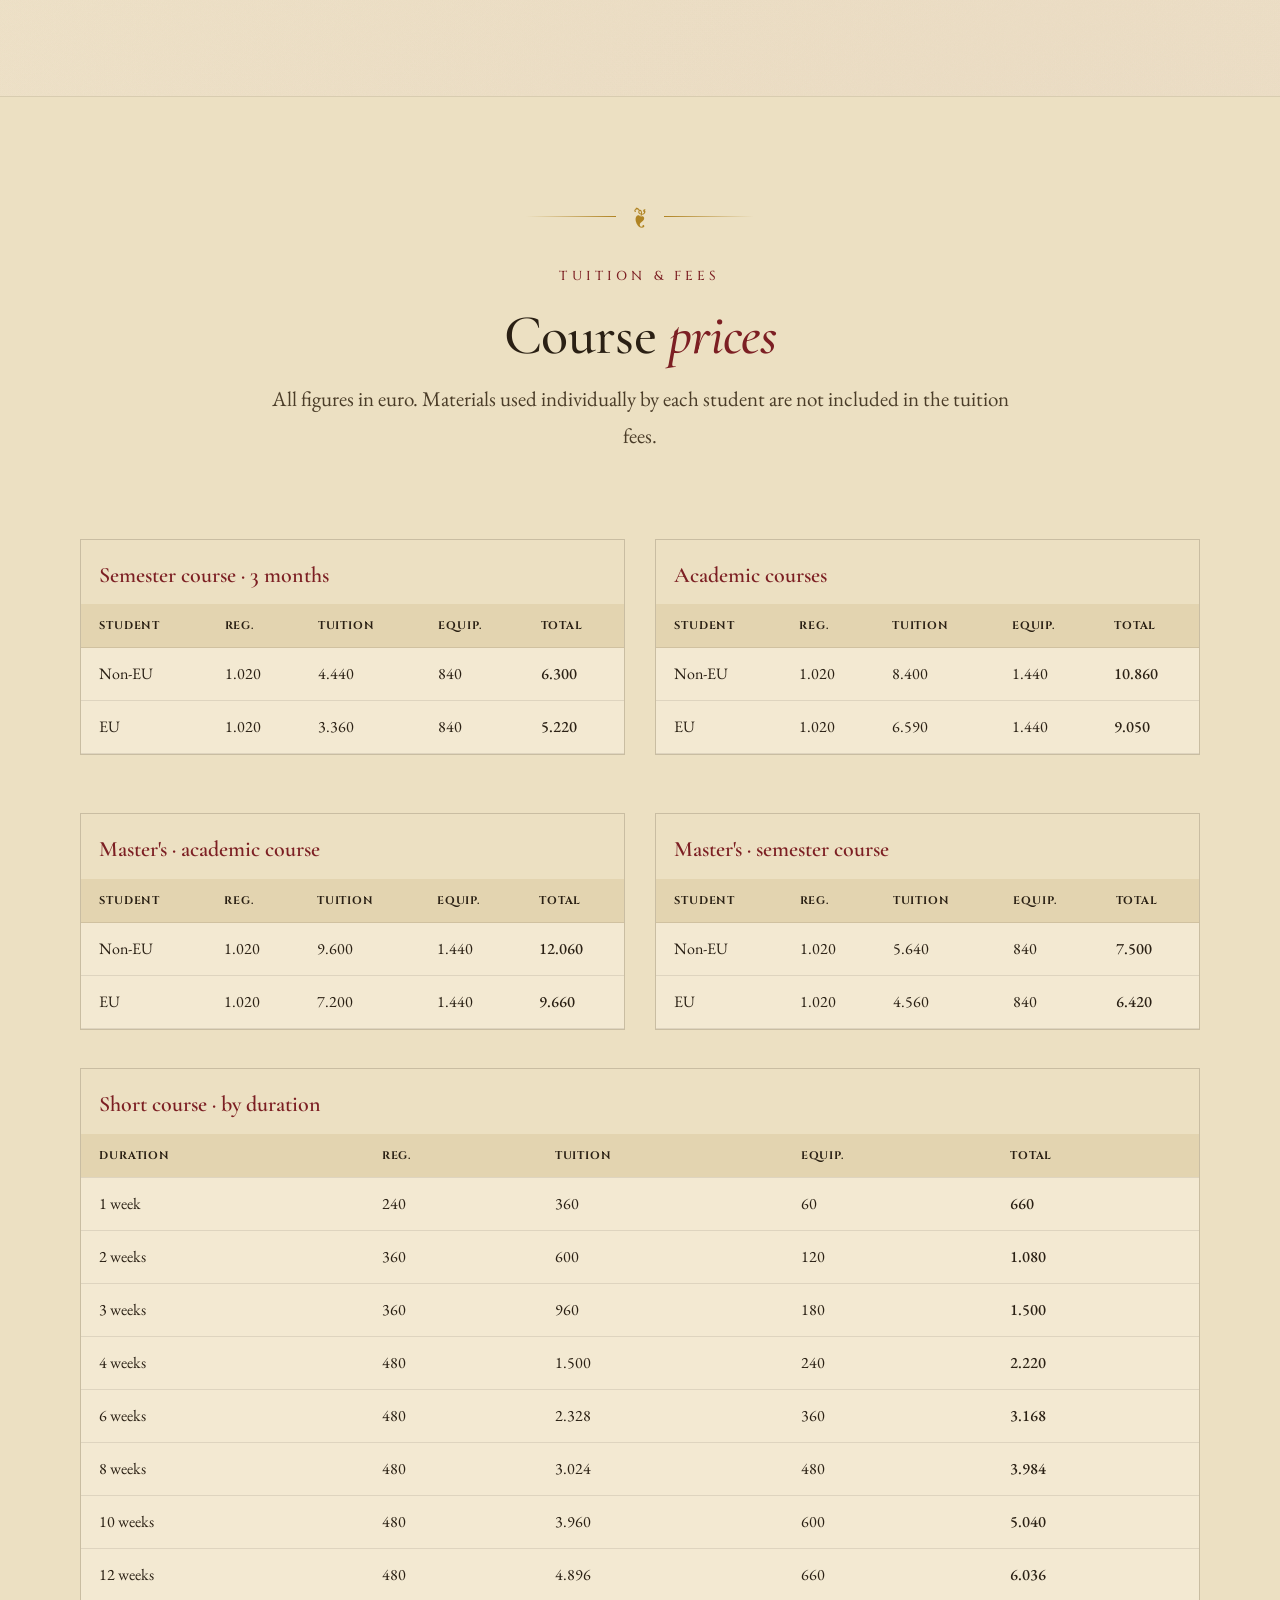
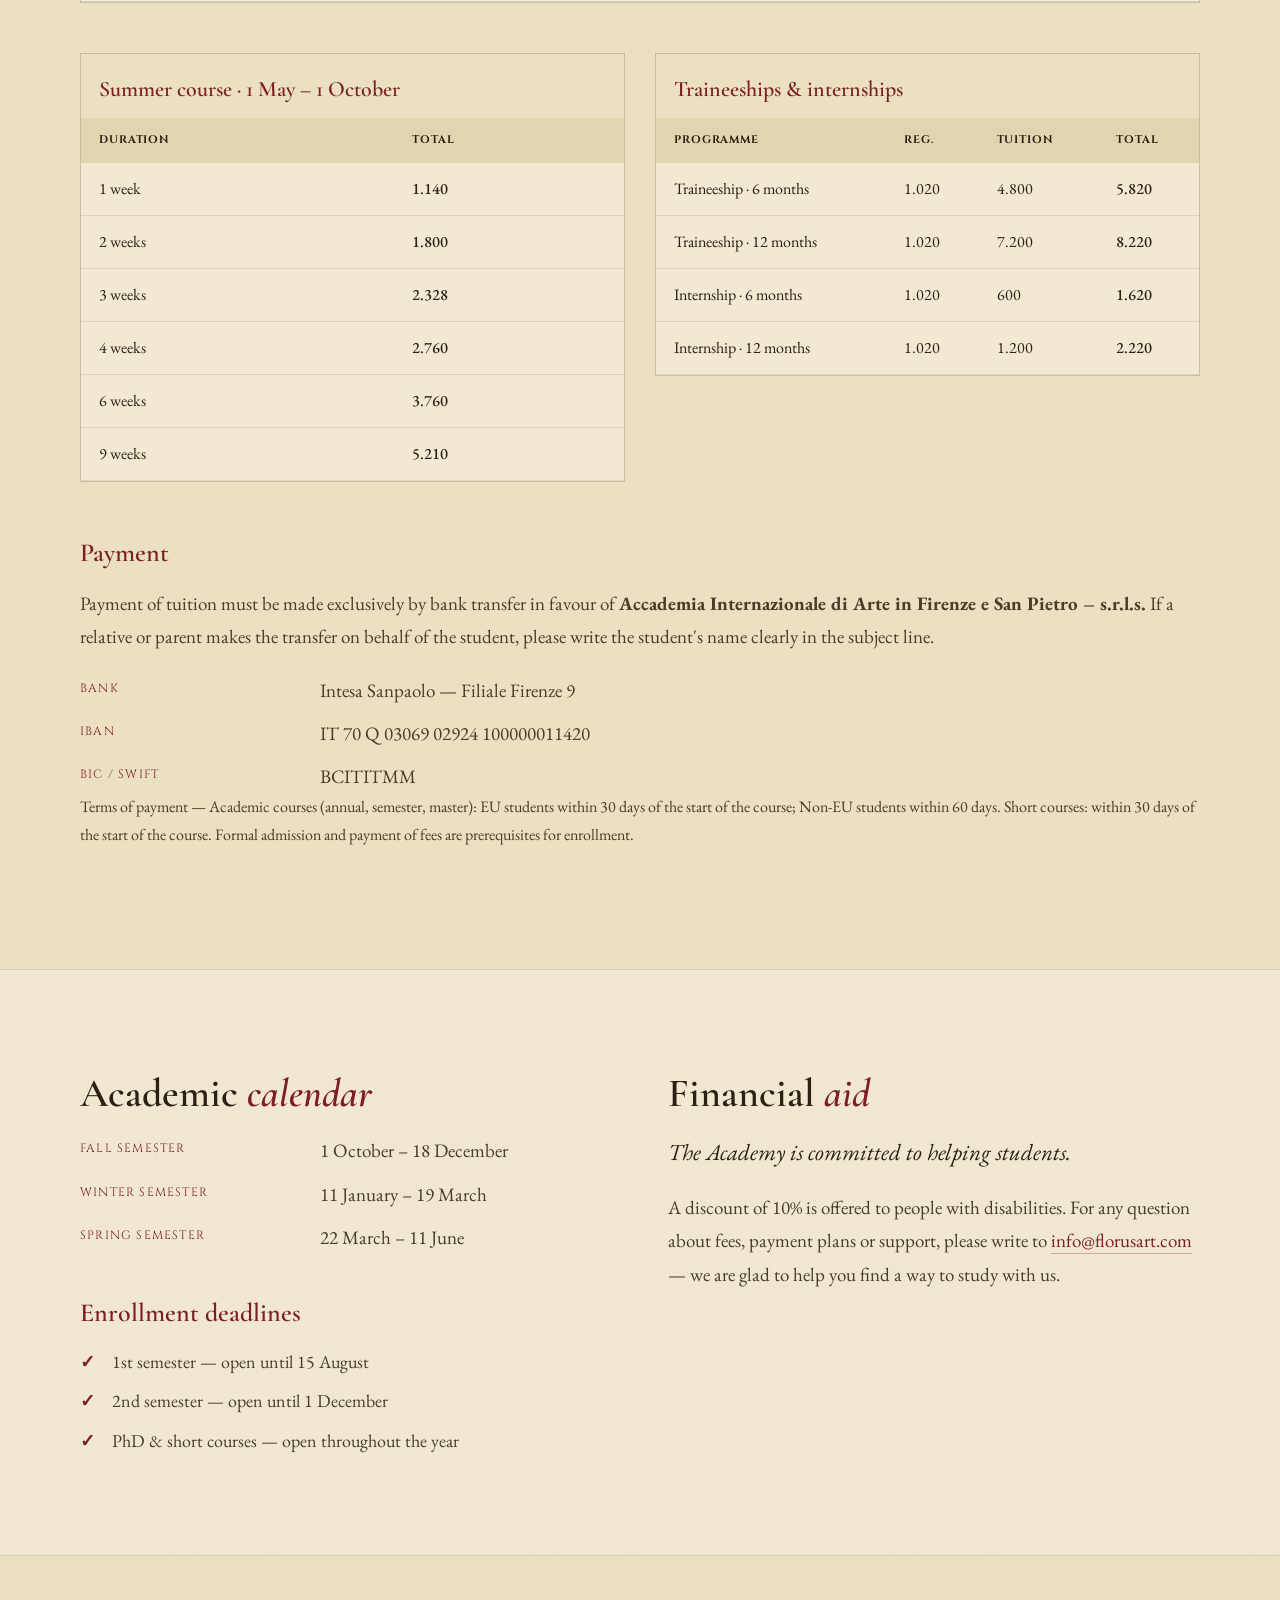
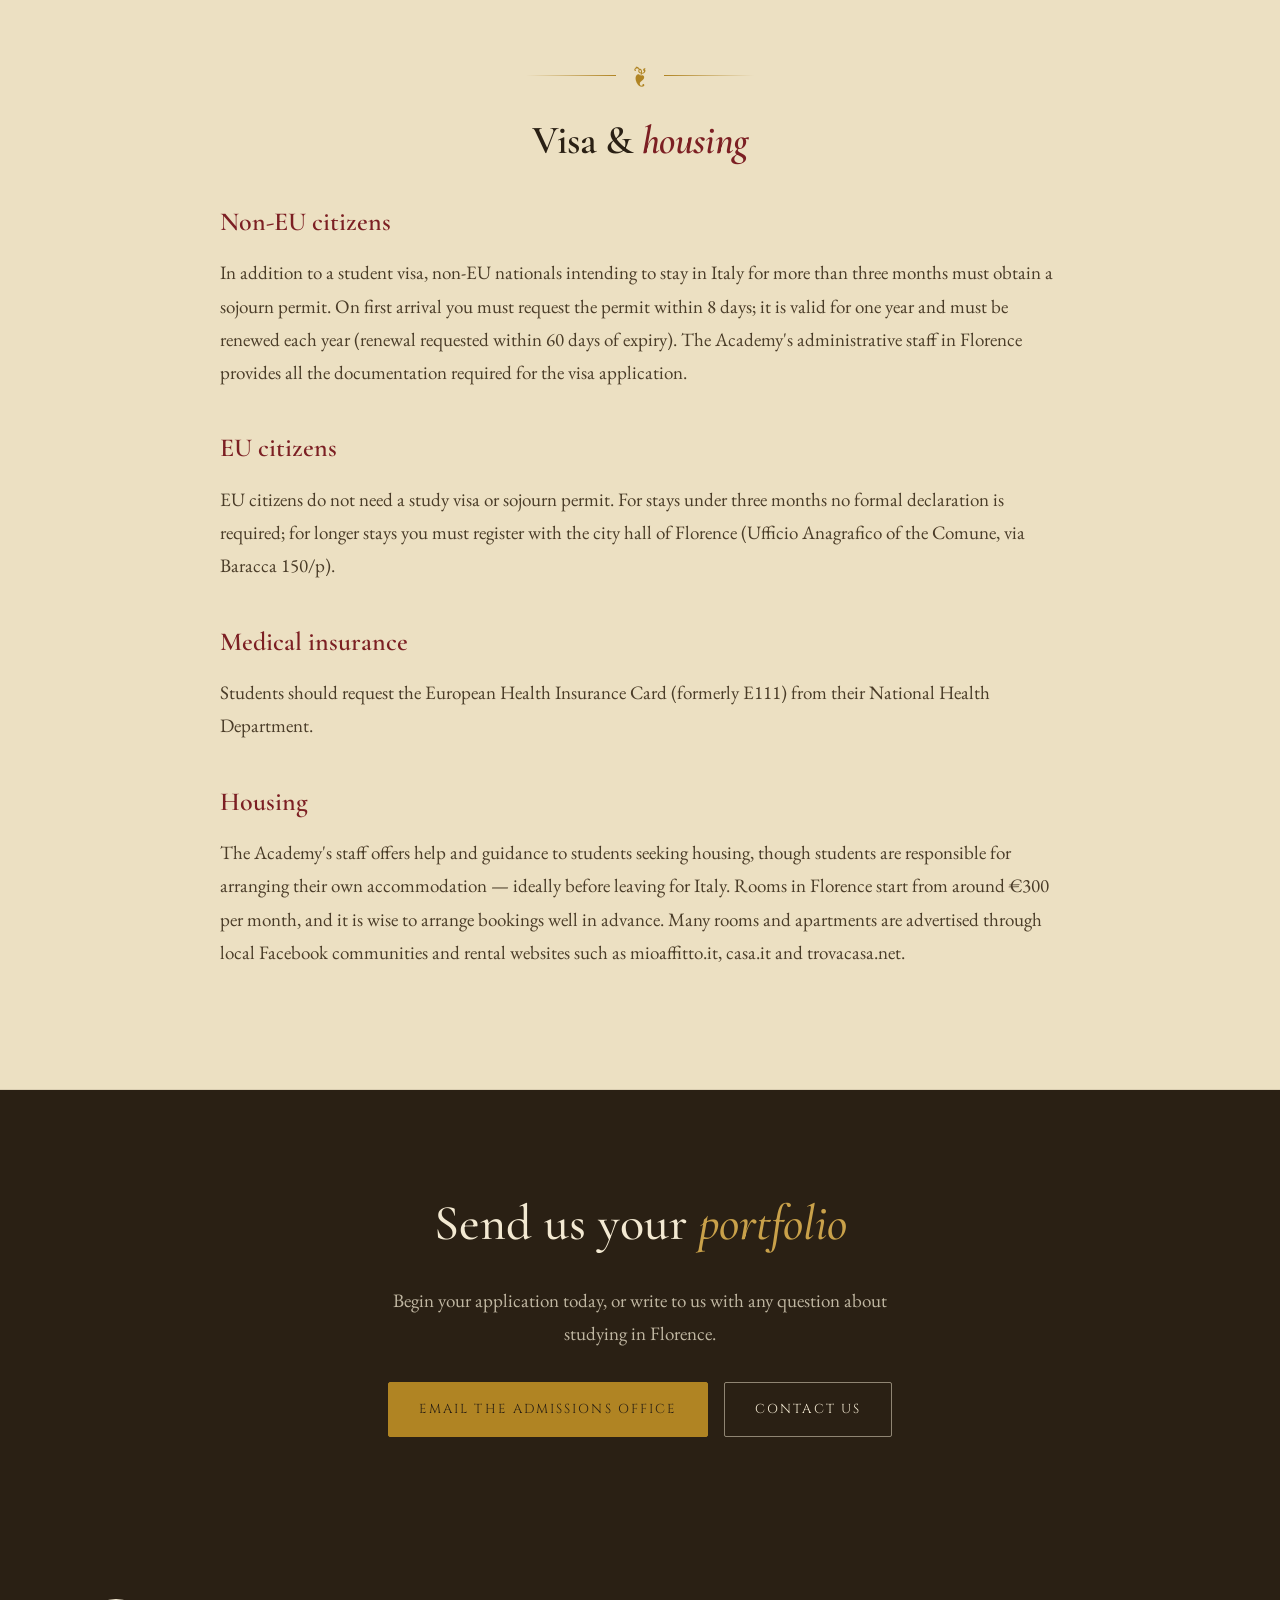
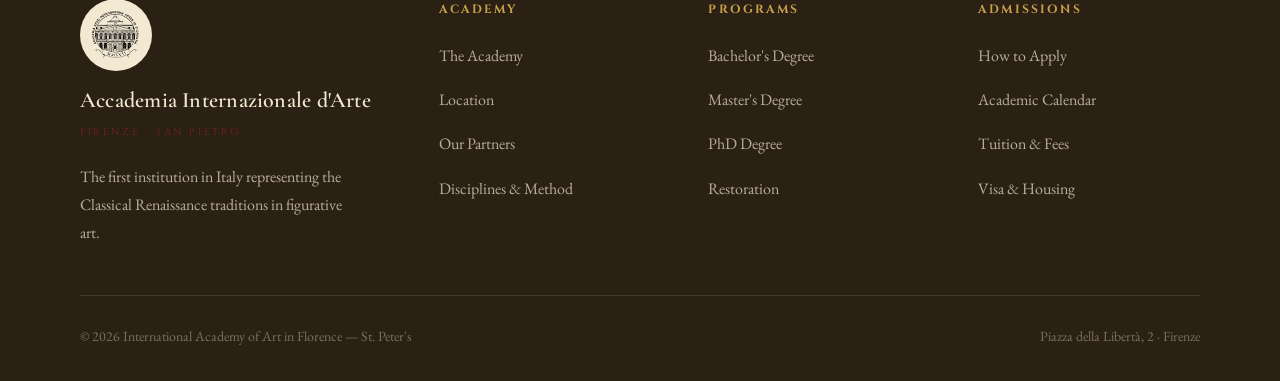
<file: admissions.html>
<!DOCTYPE html>
<html lang="en">
<head>
  <meta charset="UTF-8" />
  <meta name="viewport" content="width=device-width, initial-scale=1.0" />
  <title>Admissions &amp; Aid — International Academy of Art in Florence</title>
  <meta name="description" content="How to apply, required documents, tuition and fees, the academic calendar, financial aid, and visa and housing guidance for the International Academy of Art in Florence." />

  <link rel="canonical" href="https://florusart-new.vercel.app/admissions.html" />
  <meta property="og:type" content="website" />
  <meta property="og:url" content="https://florusart-new.vercel.app/admissions.html" />
  <meta property="og:title" content="Admissions &amp; Aid — International Academy of Art in Florence" />
  <meta property="og:description" content="How to apply, required documents, tuition and fees, the academic calendar, financial aid, and visa and housing guidance for the International Academy of Art in Florence." />
  <meta property="og:image" content="https://florusart-new.vercel.app/images/about.jpg" />
  <meta property="og:site_name" content="Accademia Internazionale d'Arte · Firenze" />
  <meta name="twitter:card" content="summary_large_image" />
  <meta name="twitter:title" content="Admissions &amp; Aid — International Academy of Art in Florence" />
  <meta name="twitter:description" content="How to apply, required documents, tuition and fees, the academic calendar, financial aid, and visa and housing guidance for the International Academy of Art in Florence." />
  <meta name="twitter:image" content="https://florusart-new.vercel.app/images/about.jpg" />

  <link rel="icon" type="image/png" href="images/logo.png" />
  <link rel="stylesheet" href="styles.css" />
  <script async src="https://www.googletagmanager.com/gtag/js?id=G-XXXXXXXXXX"></script>
  <script>window.dataLayer=window.dataLayer||[];function gtag(){dataLayer.push(arguments);}gtag('js',new Date());gtag('config','G-XXXXXXXXXX');</script>
</head>
<body>

  <div class="topbar">
    <div class="wrap">
      <span>Piazza della Libertà, 2 · Firenze</span>
      <div class="topbar-links">
        <a href="tel:+390550351530">+39 055 035 1530</a>
        <a href="mailto:info@florusart.com">info@florusart.com</a>
        <a href="#" class="lang-toggle">Italiano</a>
      </div>
    </div>
  </div>

  <nav class="nav">
    <div class="wrap">
      <a href="index.html" class="brand">
        <img src="images/logo.png" alt="Academy seal" class="brand-logo" />
        <span class="brand-name"><b>Accademia d'Arte</b><span>Firenze · San Pietro</span></span>
      </a>
      <ul class="nav-links">
        <li><a href="academy.html">The Academy</a></li>
        <li><a href="method.html">Method</a></li>
        <li><a href="programs.html">Programs</a></li>
        <li><a href="restoration.html">Restoration</a></li>
        <li><a href="gallery.html">Gallery</a></li>
        <li><a href="admissions.html" class="active">Admissions</a></li>
        <li><a href="contact.html">Contact</a></li>
        <li><a href="admissions.html" class="nav-apply">Apply</a></li>
      </ul>
      <button class="nav-toggle" id="navToggle" aria-label="Open menu"><span></span><span></span><span></span></button>
    </div>
  </nav>
  <div class="mobile-menu" id="mobileMenu">
    <a href="academy.html">The Academy</a><a href="method.html">Method</a><a href="programs.html">Programs</a><a href="restoration.html">Restoration</a><a href="gallery.html">Gallery</a><a href="admissions.html">Admissions</a><a href="contact.html">Contact</a><a href="#" class="lang-toggle">Italiano</a>
  </div>

  <header class="page-hero">
    <div class="page-hero-bg" style="background-image:url('images/about.jpg'); background-position:center 30%"></div>
    <div class="wrap">
      <span class="eyebrow">Admissions &amp; aid</span>
      <h1>How to <em>Apply</em></h1>
      <p>Send us the portfolio you are proudest of, complete the application form, and our professors will be in touch within seven days.</p>
      <div class="breadcrumb"><a href="index.html">Home</a><span>/</span>Admissions</div>
    </div>
  </header>

  <!-- APPLY -->
  <section class="section" id="apply">
    <div class="wrap narrow prose reveal">
      <h2>The application <em>steps</em></h2>
      <ul class="check-list">
        <li>Send the portfolio of your artworks — there are no specific standards, simply those you consider your best.</li>
        <li>Fill out and send the online application form with your personal data, and send a scanned copy to <a href="mailto:info@florusart.com">info@florusart.com</a>.</li>
        <li>Your portfolio is then shown to the professors. The Academy will let you know if you are accepted within 7 days of receiving the complete application.</li>
        <li>Once the school books have been returned, the admissions office issues your certificate of enrollment.</li>
      </ul>
      <p><em>Note: by enrolling in the Academy, the student accepts and subscribes to the general conditions of enrollment.</em></p>

      <hr class="rule" />

      <h2>Requested <em>documents</em></h2>
      <div class="two-col" style="gap:40px">
        <div>
          <h4>Annual &amp; semester courses</h4>
          <ul class="check-list">
            <li>Online application form</li>
            <li>Photocopy of passport</li>
            <li>Copy of diploma (English or Italian)</li>
            <li>One letter of recommendation, if available</li>
          </ul>
          <h4>Master courses</h4>
          <ul class="check-list">
            <li>Copy of payment of registration fees</li>
            <li>Photocopy of passport</li>
            <li>Copy of diploma / degree (Italian or English)</li>
            <li>Copy of school or university grades and subjects attended</li>
          </ul>
        </div>
        <div>
          <h4>Short courses</h4>
          <ul class="check-list">
            <li>Online application form</li>
            <li>Photocopy of passport</li>
          </ul>
          <h4>Summer courses</h4>
          <ul class="check-list">
            <li>Online application form</li>
            <li>Photocopy of passport</li>
          </ul>
        </div>
      </div>
    </div>
  </section>

  <!-- PRICES -->
  <section class="section section-alt" id="prices">
    <div class="wrap reveal">
      <div class="section-head">
        <div class="fleuron">&#10086;</div>
        <span class="eyebrow">Tuition &amp; fees</span>
        <h2 class="section-title">Course <em>prices</em></h2>
        <p class="section-lead">All figures in euro. Materials used individually by each student are not included in the tuition fees.</p>
      </div>

      <div class="two-col" style="gap:30px; align-items:start">
        <div class="table-wrap">
          <table class="price">
            <caption>Semester course · 3 months</caption>
            <thead><tr><th>Student</th><th>Reg.</th><th>Tuition</th><th>Equip.</th><th>Total</th></tr></thead>
            <tbody>
              <tr><td>Non-EU</td><td>1.020</td><td>4.440</td><td>840</td><td>6.300</td></tr>
              <tr><td>EU</td><td>1.020</td><td>3.360</td><td>840</td><td>5.220</td></tr>
            </tbody>
          </table>
        </div>
        <div class="table-wrap">
          <table class="price">
            <caption>Academic courses</caption>
            <thead><tr><th>Student</th><th>Reg.</th><th>Tuition</th><th>Equip.</th><th>Total</th></tr></thead>
            <tbody>
              <tr><td>Non-EU</td><td>1.020</td><td>8.400</td><td>1.440</td><td>10.860</td></tr>
              <tr><td>EU</td><td>1.020</td><td>6.590</td><td>1.440</td><td>9.050</td></tr>
            </tbody>
          </table>
        </div>
        <div class="table-wrap">
          <table class="price">
            <caption>Master's · academic course</caption>
            <thead><tr><th>Student</th><th>Reg.</th><th>Tuition</th><th>Equip.</th><th>Total</th></tr></thead>
            <tbody>
              <tr><td>Non-EU</td><td>1.020</td><td>9.600</td><td>1.440</td><td>12.060</td></tr>
              <tr><td>EU</td><td>1.020</td><td>7.200</td><td>1.440</td><td>9.660</td></tr>
            </tbody>
          </table>
        </div>
        <div class="table-wrap">
          <table class="price">
            <caption>Master's · semester course</caption>
            <thead><tr><th>Student</th><th>Reg.</th><th>Tuition</th><th>Equip.</th><th>Total</th></tr></thead>
            <tbody>
              <tr><td>Non-EU</td><td>1.020</td><td>5.640</td><td>840</td><td>7.500</td></tr>
              <tr><td>EU</td><td>1.020</td><td>4.560</td><td>840</td><td>6.420</td></tr>
            </tbody>
          </table>
        </div>
      </div>

      <div class="table-wrap" style="margin-top:30px">
        <table class="price">
          <caption>Short course · by duration</caption>
          <thead><tr><th>Duration</th><th>Reg.</th><th>Tuition</th><th>Equip.</th><th>Total</th></tr></thead>
          <tbody>
            <tr><td>1 week</td><td>240</td><td>360</td><td>60</td><td>660</td></tr>
            <tr><td>2 weeks</td><td>360</td><td>600</td><td>120</td><td>1.080</td></tr>
            <tr><td>3 weeks</td><td>360</td><td>960</td><td>180</td><td>1.500</td></tr>
            <tr><td>4 weeks</td><td>480</td><td>1.500</td><td>240</td><td>2.220</td></tr>
            <tr><td>6 weeks</td><td>480</td><td>2.328</td><td>360</td><td>3.168</td></tr>
            <tr><td>8 weeks</td><td>480</td><td>3.024</td><td>480</td><td>3.984</td></tr>
            <tr><td>10 weeks</td><td>480</td><td>3.960</td><td>600</td><td>5.040</td></tr>
            <tr><td>12 weeks</td><td>480</td><td>4.896</td><td>660</td><td>6.036</td></tr>
          </tbody>
        </table>
      </div>

      <div class="two-col" style="gap:30px; align-items:start; margin-top:30px">
        <div class="table-wrap">
          <table class="price">
            <caption>Summer course · 1 May – 1 October</caption>
            <thead><tr><th>Duration</th><th>Total</th></tr></thead>
            <tbody>
              <tr><td>1 week</td><td>1.140</td></tr>
              <tr><td>2 weeks</td><td>1.800</td></tr>
              <tr><td>3 weeks</td><td>2.328</td></tr>
              <tr><td>4 weeks</td><td>2.760</td></tr>
              <tr><td>6 weeks</td><td>3.760</td></tr>
              <tr><td>9 weeks</td><td>5.210</td></tr>
            </tbody>
          </table>
        </div>
        <div class="table-wrap">
          <table class="price">
            <caption>Traineeships &amp; internships</caption>
            <thead><tr><th>Programme</th><th>Reg.</th><th>Tuition</th><th>Total</th></tr></thead>
            <tbody>
              <tr><td>Traineeship · 6 months</td><td>1.020</td><td>4.800</td><td>5.820</td></tr>
              <tr><td>Traineeship · 12 months</td><td>1.020</td><td>7.200</td><td>8.220</td></tr>
              <tr><td>Internship · 6 months</td><td>1.020</td><td>600</td><td>1.620</td></tr>
              <tr><td>Internship · 12 months</td><td>1.020</td><td>1.200</td><td>2.220</td></tr>
            </tbody>
          </table>
        </div>
      </div>

      <div class="prose" style="margin-top:40px">
        <h3>Payment</h3>
        <p>Payment of tuition must be made exclusively by bank transfer in favour of <strong>Accademia Internazionale di Arte in Firenze e San Pietro – s.r.l.s.</strong> If a relative or parent makes the transfer on behalf of the student, please write the student's name clearly in the subject line.</p>
        <dl class="kv">
          <dt>Bank</dt><dd>Intesa Sanpaolo — Filiale Firenze 9</dd>
          <dt>IBAN</dt><dd>IT 70 Q 03069 02924 100000011420</dd>
          <dt>BIC / SWIFT</dt><dd>BCITITMM</dd>
        </dl>
        <p style="font-size:16px; color:var(--ink-soft)">Terms of payment — Academic courses (annual, semester, master): EU students within 30 days of the start of the course; Non-EU students within 60 days. Short courses: within 30 days of the start of the course. Formal admission and payment of fees are prerequisites for enrollment.</p>
      </div>
    </div>
  </section>

  <!-- CALENDAR + AID -->
  <section class="section">
    <div class="wrap">
      <div class="two-col" style="align-items:start">
        <div class="prose reveal" id="calendar">
          <h2>Academic <em>calendar</em></h2>
          <dl class="kv">
            <dt>Fall semester</dt><dd>1 October – 18 December</dd>
            <dt>Winter semester</dt><dd>11 January – 19 March</dd>
            <dt>Spring semester</dt><dd>22 March – 11 June</dd>
          </dl>
          <h3 style="margin-top:36px">Enrollment deadlines</h3>
          <ul class="check-list">
            <li>1st semester — open until 15 August</li>
            <li>2nd semester — open until 1 December</li>
            <li>PhD &amp; short courses — open throughout the year</li>
          </ul>
        </div>
        <div class="prose reveal" id="aid">
          <h2>Financial <em>aid</em></h2>
          <p class="lead">The Academy is committed to helping students.</p>
          <p>A discount of 10% is offered to people with disabilities. For any question about fees, payment plans or support, please write to <a href="mailto:info@florusart.com">info@florusart.com</a> — we are glad to help you find a way to study with us.</p>
        </div>
      </div>
    </div>
  </section>

  <!-- VISA & HOUSING -->
  <section class="section section-alt" id="visa">
    <div class="wrap narrow prose reveal">
      <div class="section-head" style="margin-bottom:36px">
        <div class="fleuron">&#10086;</div>
        <h2 class="section-title" style="margin-top:14px">Visa &amp; <em>housing</em></h2>
      </div>
      <h3>Non-EU citizens</h3>
      <p>In addition to a student visa, non-EU nationals intending to stay in Italy for more than three months must obtain a sojourn permit. On first arrival you must request the permit within 8 days; it is valid for one year and must be renewed each year (renewal requested within 60 days of expiry). The Academy's administrative staff in Florence provides all the documentation required for the visa application.</p>
      <h3>EU citizens</h3>
      <p>EU citizens do not need a study visa or sojourn permit. For stays under three months no formal declaration is required; for longer stays you must register with the city hall of Florence (Ufficio Anagrafico of the Comune, via Baracca 150/p).</p>
      <h3>Medical insurance</h3>
      <p>Students should request the European Health Insurance Card (formerly E111) from their National Health Department.</p>
      <h3>Housing</h3>
      <p>The Academy's staff offers help and guidance to students seeking housing, though students are responsible for arranging their own accommodation — ideally before leaving for Italy. Rooms in Florence start from around €300 per month, and it is wise to arrange bookings well in advance. Many rooms and apartments are advertised through local Facebook communities and rental websites such as mioaffitto.it, casa.it and trovacasa.net.</p>
    </div>
  </section>

  <section class="cta">
    <div class="wrap">
      <h2>Send us your <em>portfolio</em></h2>
      <p>Begin your application today, or write to us with any question about studying in Florence.</p>
      <div class="hero-actions" style="justify-content:center">
        <a href="mailto:info@florusart.com" class="btn btn-gold">Email the admissions office</a>
        <a href="contact.html" class="btn btn-outline">Contact us</a>
      </div>
    </div>
  </section>

  <footer class="footer">
    <div class="wrap">
      <div class="footer-top">
        <div>
          <img src="images/logo.png" alt="Academy seal" class="brand-logo" />
          <span class="brand-name"><b>Accademia Internazionale d'Arte</b><span>Firenze · San Pietro</span></span>
          <p>The first institution in Italy representing the Classical Renaissance traditions in figurative art.</p>
        </div>
        <div class="footer-col"><h4>Academy</h4><ul><li><a href="academy.html">The Academy</a></li><li><a href="academy.html#location">Location</a></li><li><a href="academy.html#partners">Our Partners</a></li><li><a href="method.html">Disciplines &amp; Method</a></li></ul></div>
        <div class="footer-col"><h4>Programs</h4><ul><li><a href="programs.html#bachelor">Bachelor's Degree</a></li><li><a href="programs.html#master">Master's Degree</a></li><li><a href="programs.html#phd">PhD Degree</a></li><li><a href="restoration.html">Restoration</a></li></ul></div>
        <div class="footer-col"><h4>Admissions</h4><ul><li><a href="admissions.html#apply">How to Apply</a></li><li><a href="admissions.html#calendar">Academic Calendar</a></li><li><a href="admissions.html#prices">Tuition &amp; Fees</a></li><li><a href="admissions.html#visa">Visa &amp; Housing</a></li></ul></div>
      </div>
      <div class="footer-bottom">
        <span>© 2026 International Academy of Art in Florence — St. Peter's</span>
        <span>Piazza della Libertà, 2 · Firenze</span>
      </div>
    </div>
  </footer>

  <script>
    var t = document.getElementById('navToggle'), m = document.getElementById('mobileMenu');
    if (t) t.addEventListener('click', function(){ m.classList.toggle('open'); });
    if (m) m.querySelectorAll('a').forEach(function(a){ a.addEventListener('click', function(){ m.classList.remove('open'); }); });
    var io = new IntersectionObserver(function(es){ es.forEach(function(e){ if(e.isIntersecting) e.target.classList.add('in'); }); }, { threshold: 0.12 });
    document.querySelectorAll('.reveal').forEach(function(el){ io.observe(el); });
  </script>
  <script src="i18n.js"></script>
</body>
</html>
</file>
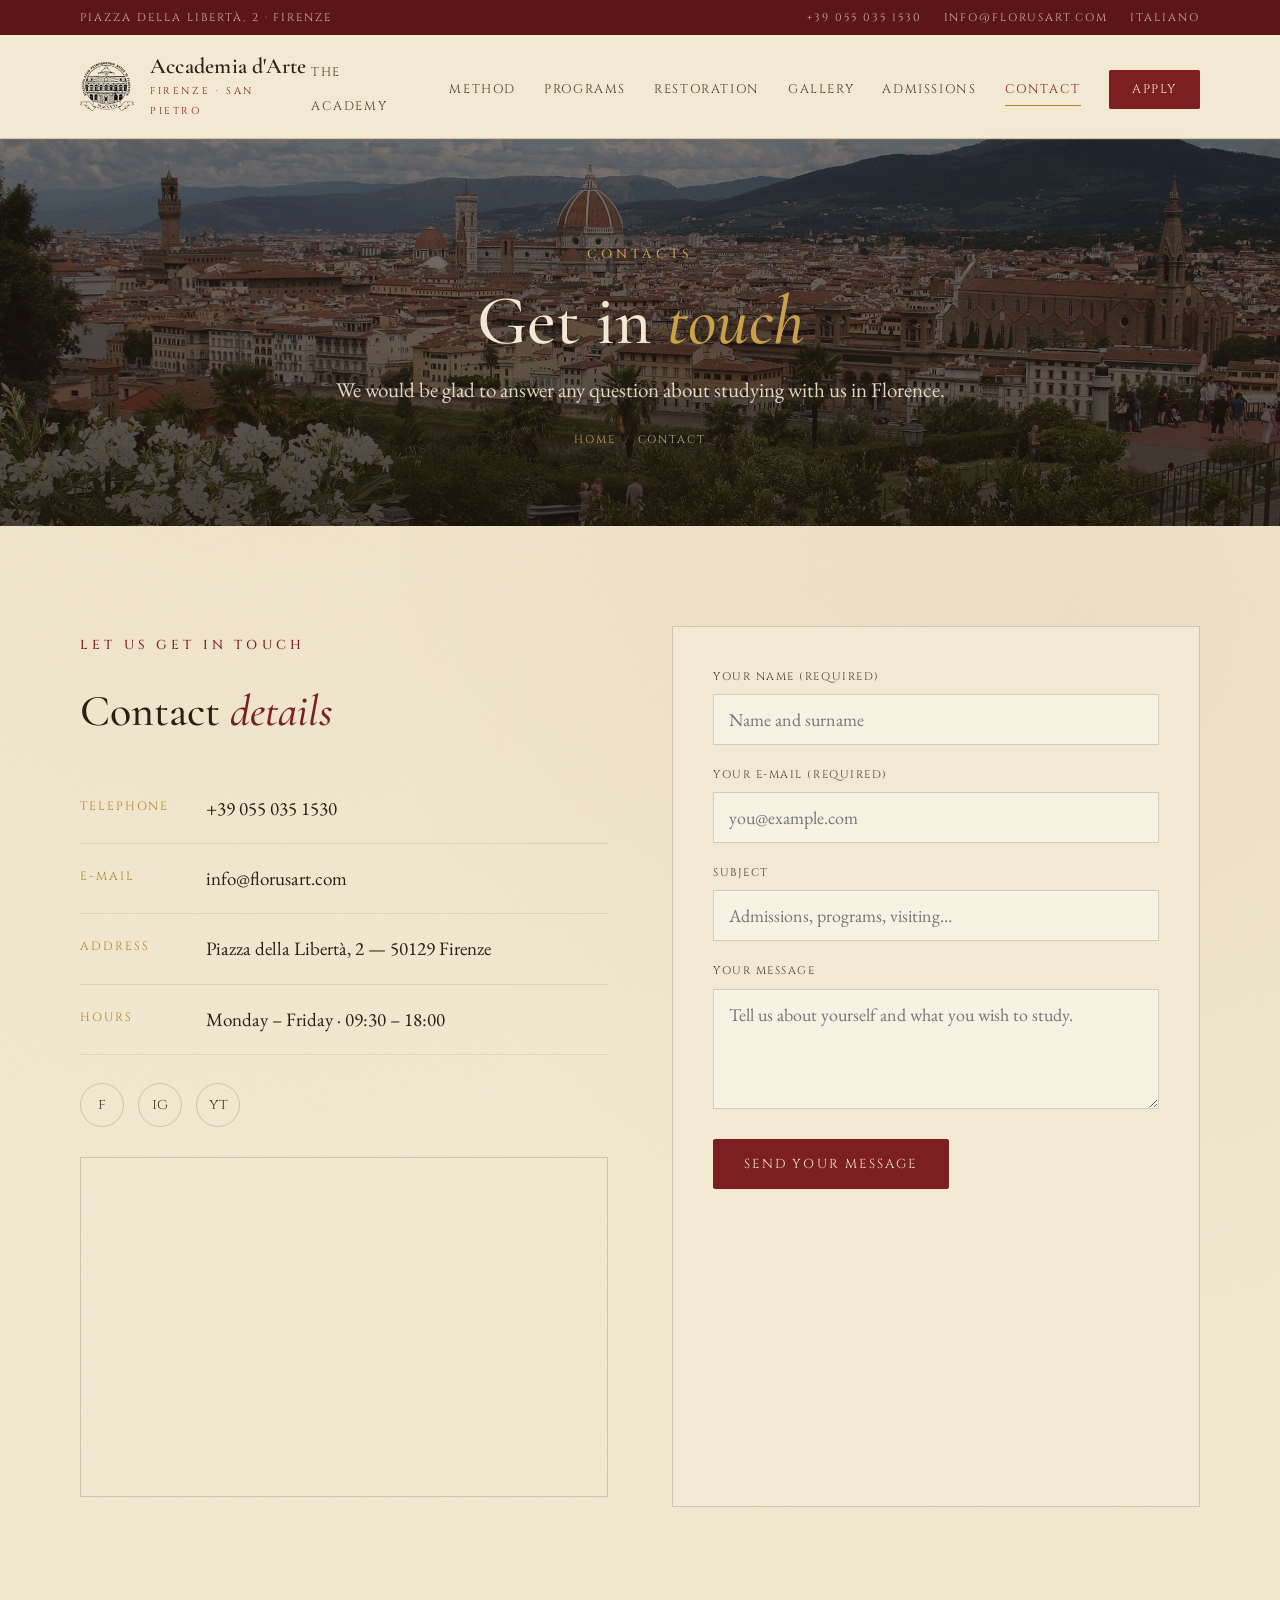
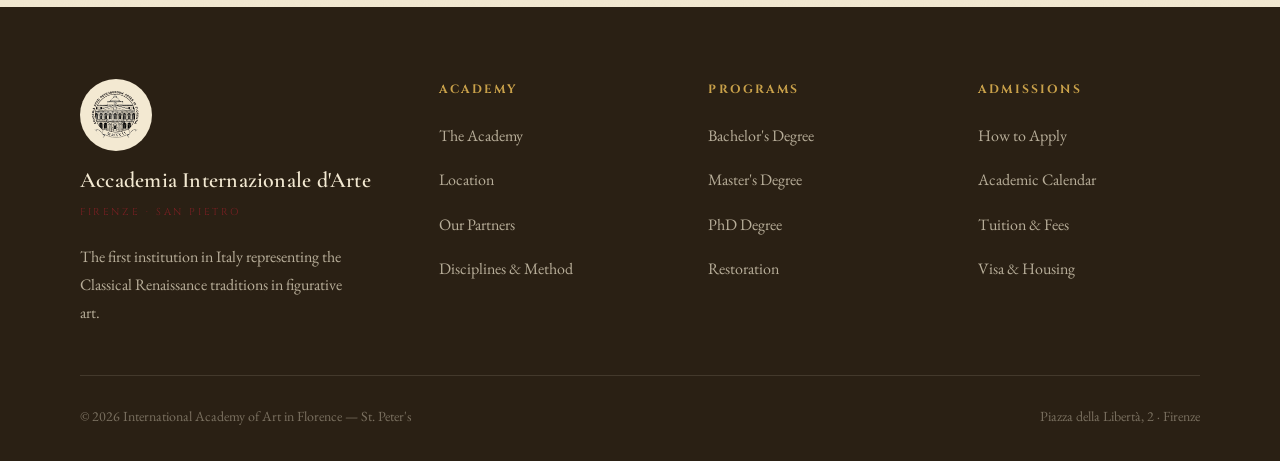
<file: contact.html>
<!DOCTYPE html>
<html lang="en">
<head>
  <meta charset="UTF-8" />
  <meta name="viewport" content="width=device-width, initial-scale=1.0" />
  <title>Contact — International Academy of Art in Florence</title>
  <meta name="description" content="Contact the International Academy of Art in Florence — Piazza della Libertà, 2, Firenze. Phone, e-mail and enquiry form." />

  <link rel="canonical" href="https://florusart-new.vercel.app/contact.html" />
  <meta property="og:type" content="website" />
  <meta property="og:url" content="https://florusart-new.vercel.app/contact.html" />
  <meta property="og:title" content="Contact — International Academy of Art in Florence" />
  <meta property="og:description" content="Contact the International Academy of Art in Florence — Piazza della Libertà, 2, Firenze. Phone, e-mail and enquiry form." />
  <meta property="og:image" content="https://florusart-new.vercel.app/images/florence.jpg" />
  <meta property="og:site_name" content="Accademia Internazionale d'Arte · Firenze" />
  <meta name="twitter:card" content="summary_large_image" />
  <meta name="twitter:title" content="Contact — International Academy of Art in Florence" />
  <meta name="twitter:description" content="Contact the International Academy of Art in Florence — Piazza della Libertà, 2, Firenze. Phone, e-mail and enquiry form." />
  <meta name="twitter:image" content="https://florusart-new.vercel.app/images/florence.jpg" />

  <link rel="icon" type="image/png" href="images/logo.png" />
  <link rel="stylesheet" href="styles.css" />
  <script async src="https://www.googletagmanager.com/gtag/js?id=G-XXXXXXXXXX"></script>
  <script>window.dataLayer=window.dataLayer||[];function gtag(){dataLayer.push(arguments);}gtag('js',new Date());gtag('config','G-XXXXXXXXXX');</script>
</head>
<body>

  <div class="topbar">
    <div class="wrap">
      <span>Piazza della Libertà, 2 · Firenze</span>
      <div class="topbar-links">
        <a href="tel:+390550351530">+39 055 035 1530</a>
        <a href="mailto:info@florusart.com">info@florusart.com</a>
        <a href="#" class="lang-toggle">Italiano</a>
      </div>
    </div>
  </div>

  <nav class="nav">
    <div class="wrap">
      <a href="index.html" class="brand">
        <img src="images/logo.png" alt="Academy seal" class="brand-logo" />
        <span class="brand-name"><b>Accademia d'Arte</b><span>Firenze · San Pietro</span></span>
      </a>
      <ul class="nav-links">
        <li><a href="academy.html">The Academy</a></li>
        <li><a href="method.html">Method</a></li>
        <li><a href="programs.html">Programs</a></li>
        <li><a href="restoration.html">Restoration</a></li>
        <li><a href="gallery.html">Gallery</a></li>
        <li><a href="admissions.html">Admissions</a></li>
        <li><a href="contact.html" class="active">Contact</a></li>
        <li><a href="admissions.html" class="nav-apply">Apply</a></li>
      </ul>
      <button class="nav-toggle" id="navToggle" aria-label="Open menu"><span></span><span></span><span></span></button>
    </div>
  </nav>
  <div class="mobile-menu" id="mobileMenu">
    <a href="academy.html">The Academy</a><a href="method.html">Method</a><a href="programs.html">Programs</a><a href="restoration.html">Restoration</a><a href="gallery.html">Gallery</a><a href="admissions.html">Admissions</a><a href="contact.html">Contact</a><a href="#" class="lang-toggle">Italiano</a>
  </div>

  <header class="page-hero">
    <div class="page-hero-bg" style="background-image:url('images/florence.jpg'); background-position:center 55%"></div>
    <div class="wrap">
      <span class="eyebrow">Contacts</span>
      <h1>Get in <em>touch</em></h1>
      <p>We would be glad to answer any question about studying with us in Florence.</p>
      <div class="breadcrumb"><a href="index.html">Home</a><span>/</span>Contact</div>
    </div>
  </header>

  <section class="section">
    <div class="wrap">
      <div class="contact-grid">
        <div class="contact-info reveal">
          <span class="eyebrow">Let us get in touch</span>
          <h2>Contact <em>details</em></h2>
          <div class="contact-row"><span class="lbl">Telephone</span><span class="val"><a href="tel:+390550351530">+39 055 035 1530</a></span></div>
          <div class="contact-row"><span class="lbl">E-mail</span><span class="val"><a href="mailto:info@florusart.com">info@florusart.com</a></span></div>
          <div class="contact-row"><span class="lbl">Address</span><span class="val">Piazza della Libertà, 2 — 50129 Firenze</span></div>
          <div class="contact-row"><span class="lbl">Hours</span><span class="val">Monday – Friday · 09:30 – 18:00</span></div>
          <div class="socials">
            <a href="https://www.facebook.com/florusartacademy/" target="_blank" rel="noopener" title="Facebook">f</a>
            <a href="https://www.instagram.com/florusart_academy" target="_blank" rel="noopener" title="Instagram">ig</a>
            <a href="https://www.youtube.com/channel/UCVkvp6SbiVUXq_DnF_va67Q/featured" target="_blank" rel="noopener" title="YouTube">yt</a>
          </div>
          <iframe class="map-embed" title="Map of Piazza della Libertà, Florence" loading="lazy" src="https://www.openstreetmap.org/export/embed.html?bbox=11.258%2C43.785%2C11.268%2C43.789&amp;layer=mapnik&amp;marker=43.787%2C11.263"></iframe>
        </div>
        <form class="form-card reveal" onsubmit="return false;">
          <div class="field"><label>Your name (required)</label><input type="text" placeholder="Name and surname" /></div>
          <div class="field"><label>Your e-mail (required)</label><input type="email" placeholder="you@example.com" /></div>
          <div class="field"><label>Subject</label><input type="text" placeholder="Admissions, programs, visiting…" /></div>
          <div class="field"><label>Your message</label><textarea placeholder="Tell us about yourself and what you wish to study."></textarea></div>
          <button class="btn btn-dark" type="submit">Send your message</button>
        </form>
      </div>
    </div>
  </section>

  <footer class="footer">
    <div class="wrap">
      <div class="footer-top">
        <div>
          <img src="images/logo.png" alt="Academy seal" class="brand-logo" />
          <span class="brand-name"><b>Accademia Internazionale d'Arte</b><span>Firenze · San Pietro</span></span>
          <p>The first institution in Italy representing the Classical Renaissance traditions in figurative art.</p>
        </div>
        <div class="footer-col"><h4>Academy</h4><ul><li><a href="academy.html">The Academy</a></li><li><a href="academy.html#location">Location</a></li><li><a href="academy.html#partners">Our Partners</a></li><li><a href="method.html">Disciplines &amp; Method</a></li></ul></div>
        <div class="footer-col"><h4>Programs</h4><ul><li><a href="programs.html#bachelor">Bachelor's Degree</a></li><li><a href="programs.html#master">Master's Degree</a></li><li><a href="programs.html#phd">PhD Degree</a></li><li><a href="restoration.html">Restoration</a></li></ul></div>
        <div class="footer-col"><h4>Admissions</h4><ul><li><a href="admissions.html#apply">How to Apply</a></li><li><a href="admissions.html#calendar">Academic Calendar</a></li><li><a href="admissions.html#prices">Tuition &amp; Fees</a></li><li><a href="admissions.html#visa">Visa &amp; Housing</a></li></ul></div>
      </div>
      <div class="footer-bottom">
        <span>© 2026 International Academy of Art in Florence — St. Peter's</span>
        <span>Piazza della Libertà, 2 · Firenze</span>
      </div>
    </div>
  </footer>

  <script>
    var t = document.getElementById('navToggle'), m = document.getElementById('mobileMenu');
    if (t) t.addEventListener('click', function(){ m.classList.toggle('open'); });
    if (m) m.querySelectorAll('a').forEach(function(a){ a.addEventListener('click', function(){ m.classList.remove('open'); }); });
    var io = new IntersectionObserver(function(es){ es.forEach(function(e){ if(e.isIntersecting) e.target.classList.add('in'); }); }, { threshold: 0.12 });
    document.querySelectorAll('.reveal').forEach(function(el){ io.observe(el); });
  </script>
  <script src="i18n.js"></script>
</body>
</html>
</file>
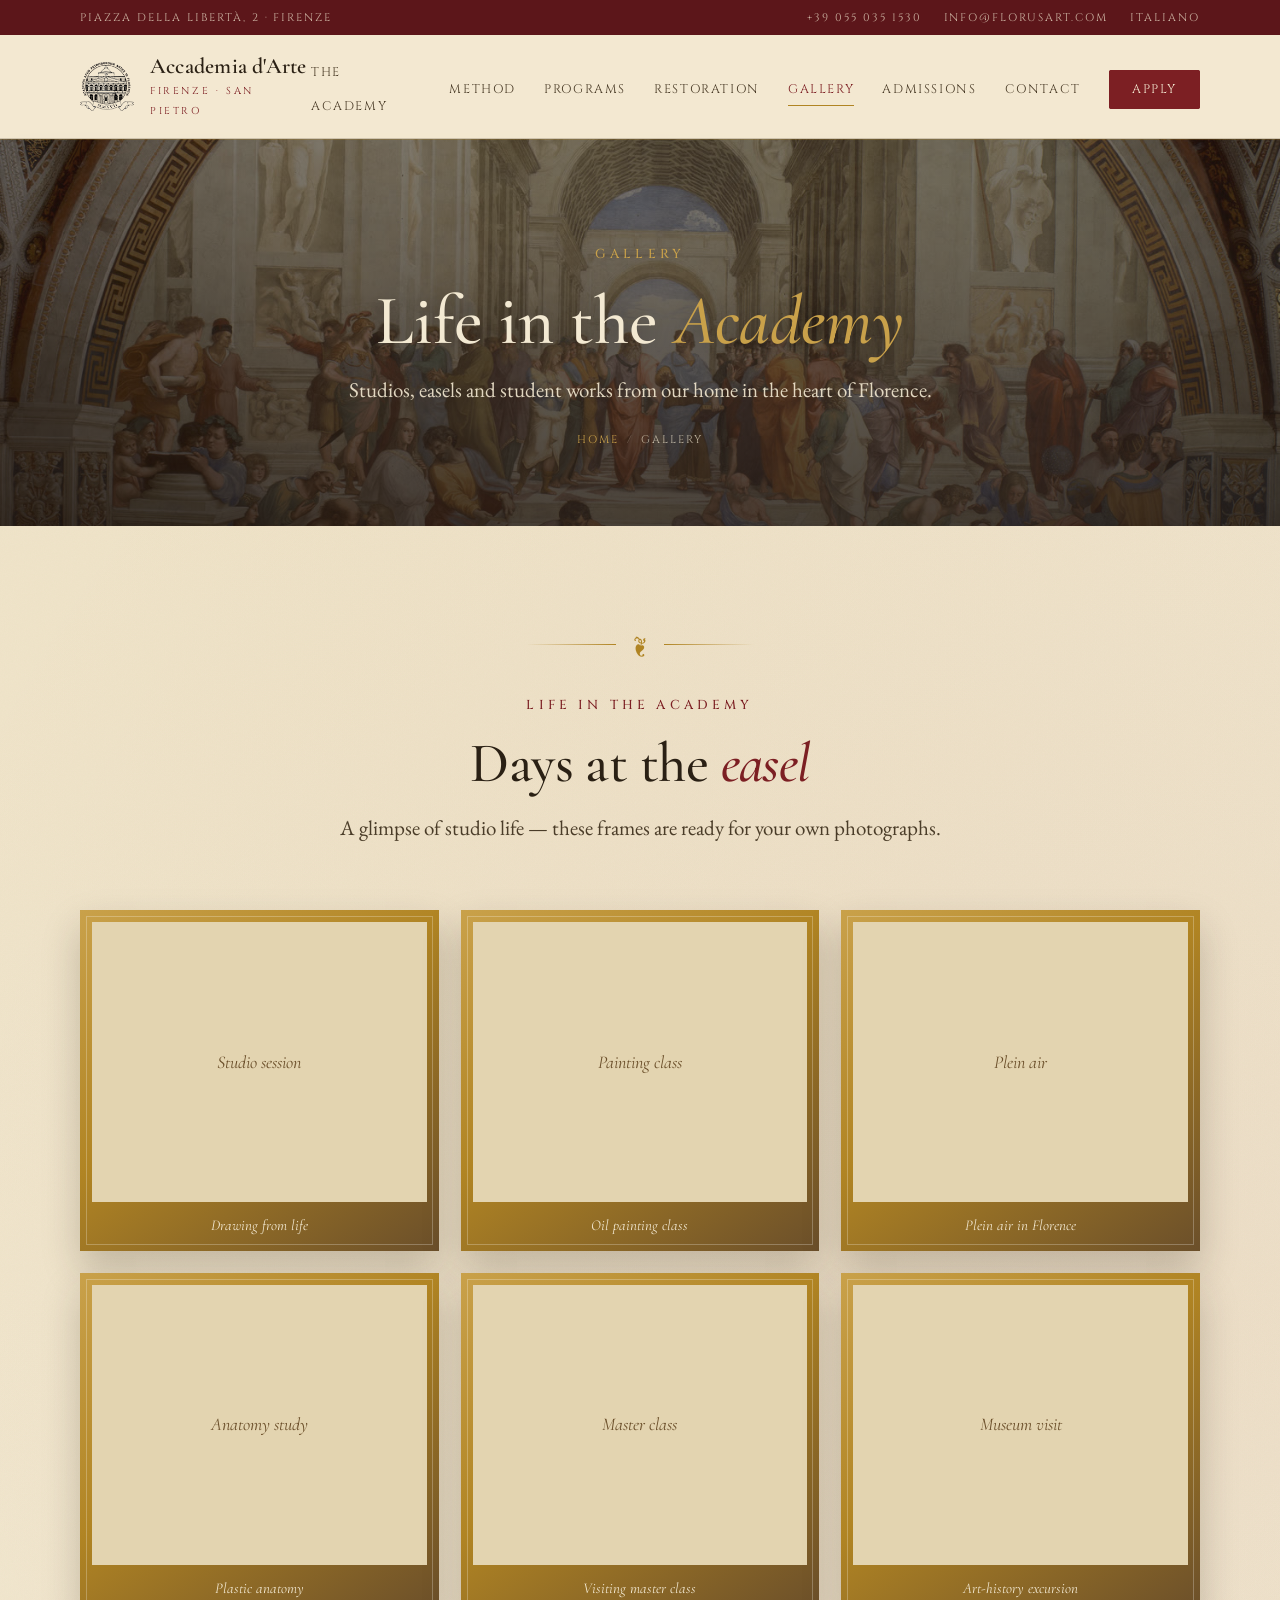
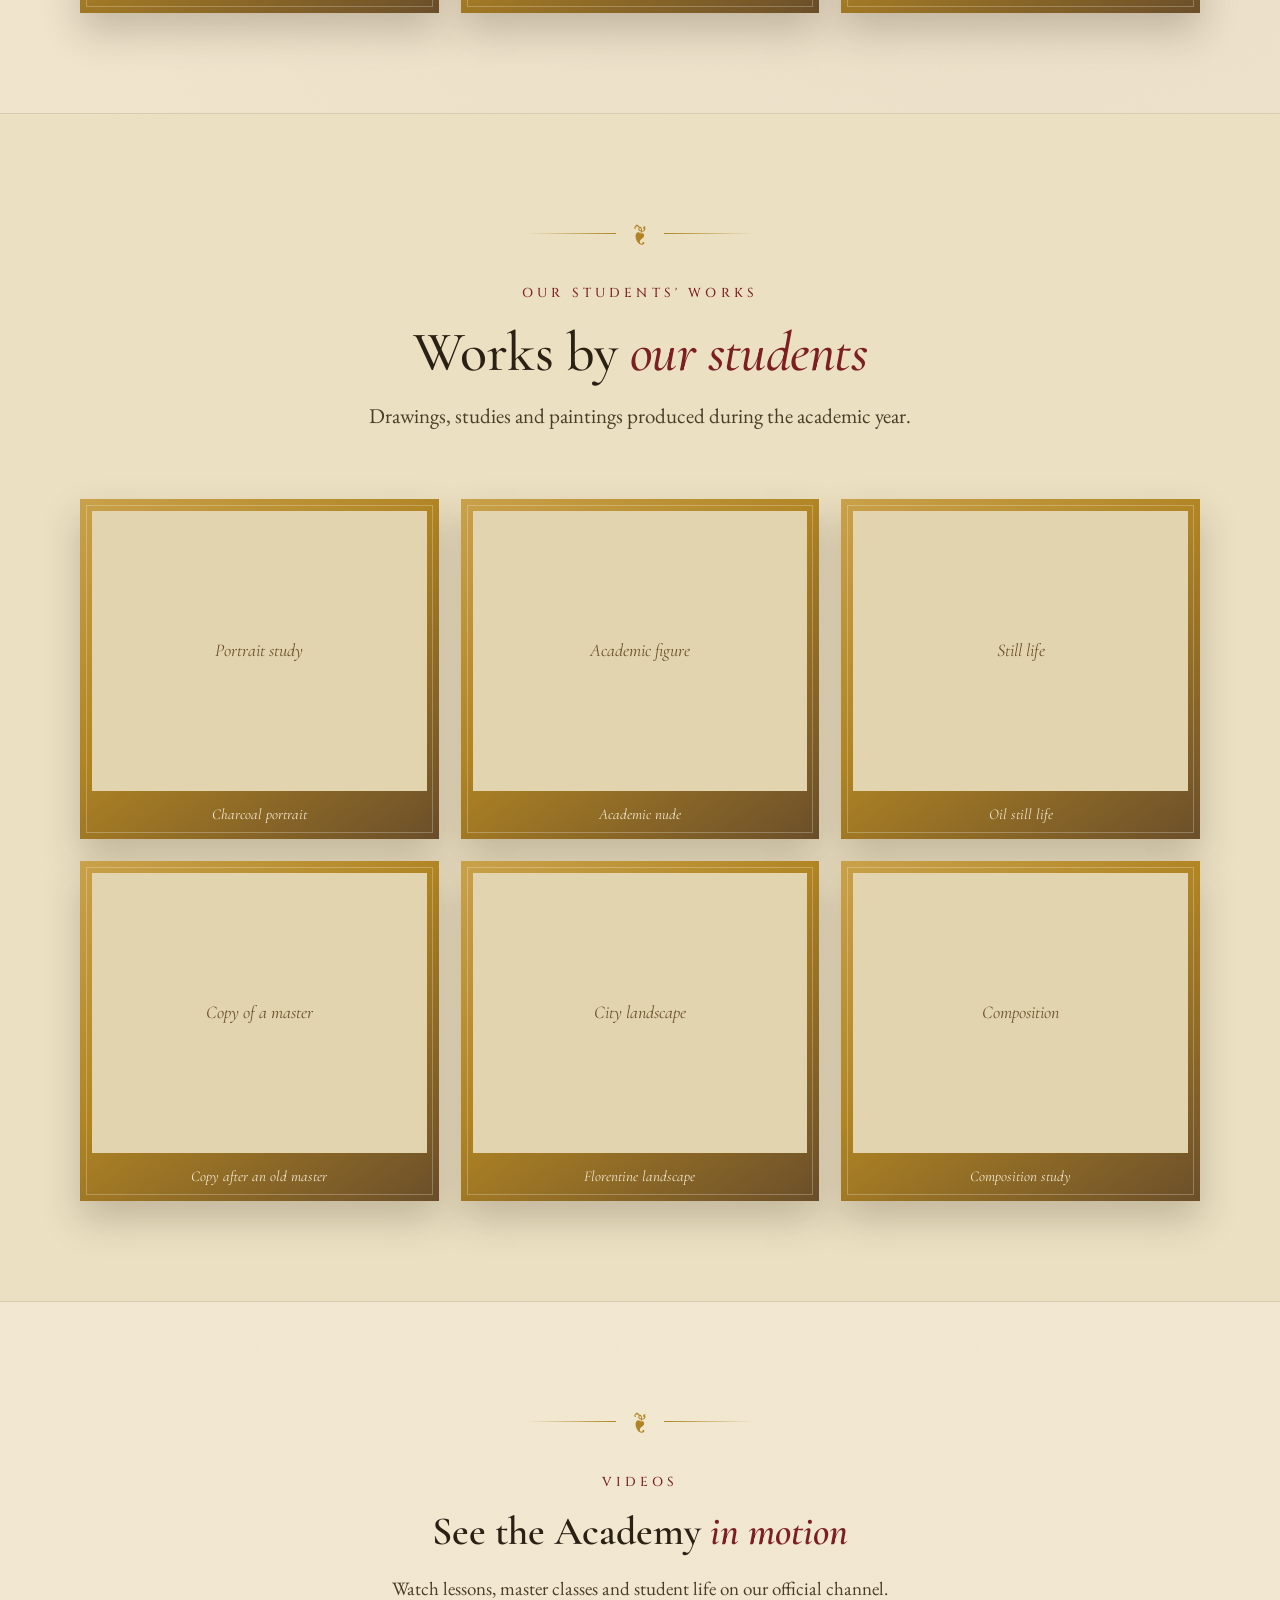
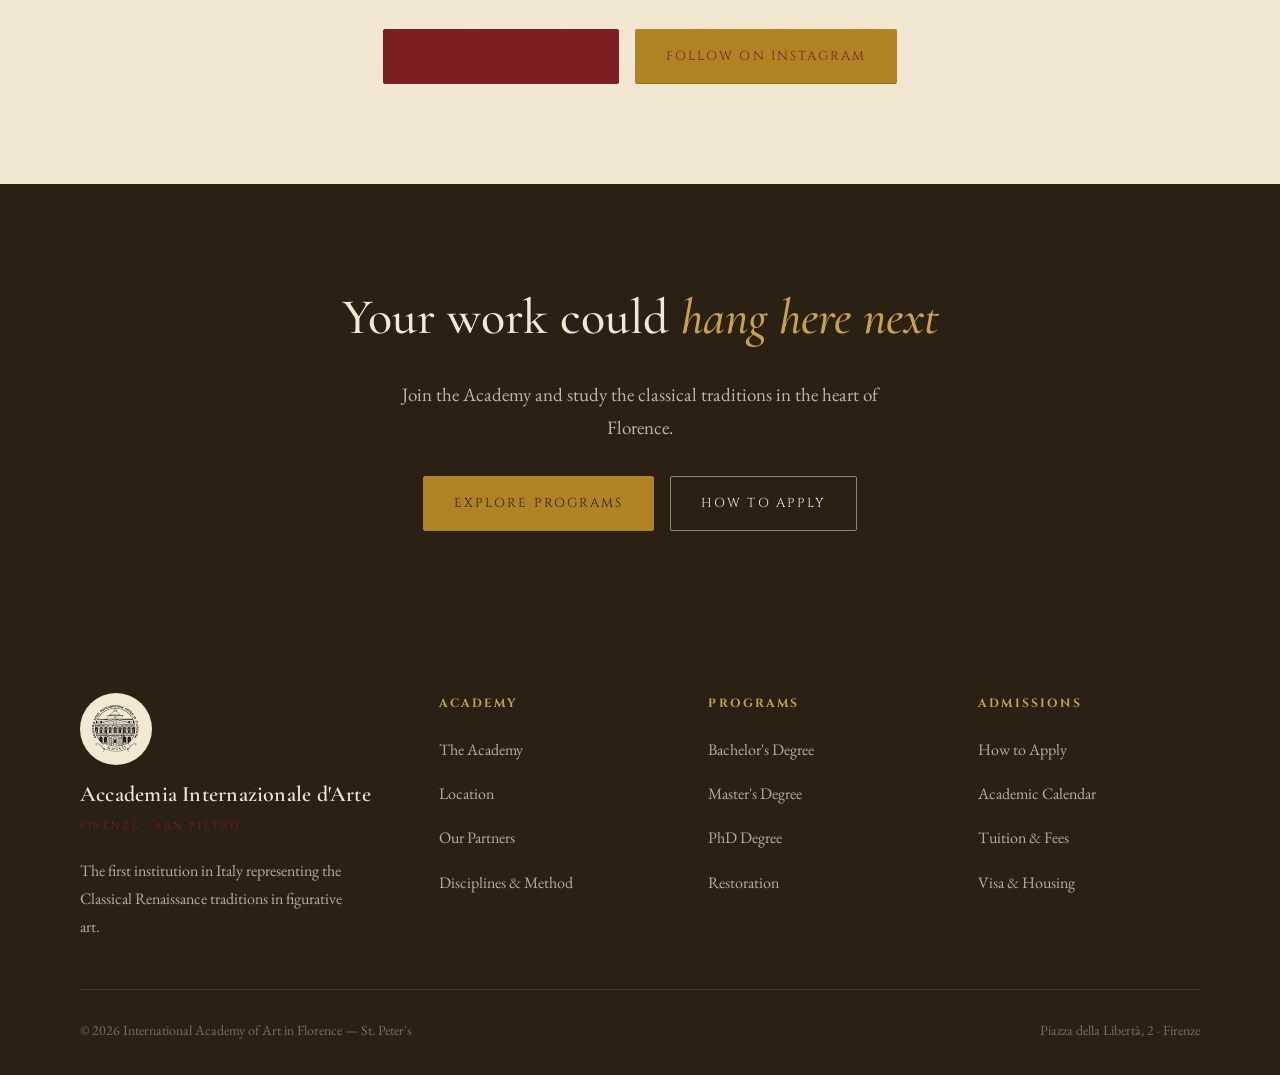
<file: gallery.html>
<!DOCTYPE html>
<html lang="en">
<head>
  <meta charset="UTF-8" />
  <meta name="viewport" content="width=device-width, initial-scale=1.0" />
  <title>Gallery — International Academy of Art in Florence</title>
  <meta name="description" content="Life in the Academy, our students' works, and videos from the International Academy of Art in Florence." />

  <link rel="canonical" href="https://florusart-new.vercel.app/gallery.html" />
  <meta property="og:type" content="website" />
  <meta property="og:url" content="https://florusart-new.vercel.app/gallery.html" />
  <meta property="og:title" content="Gallery — International Academy of Art in Florence" />
  <meta property="og:description" content="Life in the Academy, our students' works, and videos from the International Academy of Art in Florence." />
  <meta property="og:image" content="https://florusart-new.vercel.app/images/about.jpg" />
  <meta property="og:site_name" content="Accademia Internazionale d'Arte · Firenze" />
  <meta name="twitter:card" content="summary_large_image" />
  <meta name="twitter:title" content="Gallery — International Academy of Art in Florence" />
  <meta name="twitter:description" content="Life in the Academy, our students' works, and videos from the International Academy of Art in Florence." />
  <meta name="twitter:image" content="https://florusart-new.vercel.app/images/about.jpg" />

  <link rel="icon" type="image/png" href="images/logo.png" />
  <link rel="stylesheet" href="styles.css" />
  <script async src="https://www.googletagmanager.com/gtag/js?id=G-XXXXXXXXXX"></script>
  <script>window.dataLayer=window.dataLayer||[];function gtag(){dataLayer.push(arguments);}gtag('js',new Date());gtag('config','G-XXXXXXXXXX');</script>
</head>
<body>

  <div class="topbar">
    <div class="wrap">
      <span>Piazza della Libertà, 2 · Firenze</span>
      <div class="topbar-links">
        <a href="tel:+390550351530">+39 055 035 1530</a>
        <a href="mailto:info@florusart.com">info@florusart.com</a>
        <a href="#" class="lang-toggle">Italiano</a>
      </div>
    </div>
  </div>

  <nav class="nav">
    <div class="wrap">
      <a href="index.html" class="brand">
        <img src="images/logo.png" alt="Academy seal" class="brand-logo" />
        <span class="brand-name"><b>Accademia d'Arte</b><span>Firenze · San Pietro</span></span>
      </a>
      <ul class="nav-links">
        <li><a href="academy.html">The Academy</a></li>
        <li><a href="method.html">Method</a></li>
        <li><a href="programs.html">Programs</a></li>
        <li><a href="restoration.html">Restoration</a></li>
        <li><a href="gallery.html" class="active">Gallery</a></li>
        <li><a href="admissions.html">Admissions</a></li>
        <li><a href="contact.html">Contact</a></li>
        <li><a href="admissions.html" class="nav-apply">Apply</a></li>
      </ul>
      <button class="nav-toggle" id="navToggle" aria-label="Open menu"><span></span><span></span><span></span></button>
    </div>
  </nav>
  <div class="mobile-menu" id="mobileMenu">
    <a href="academy.html">The Academy</a><a href="method.html">Method</a><a href="programs.html">Programs</a><a href="restoration.html">Restoration</a><a href="gallery.html">Gallery</a><a href="admissions.html">Admissions</a><a href="contact.html">Contact</a><a href="#" class="lang-toggle">Italiano</a>
  </div>

  <header class="page-hero">
    <div class="page-hero-bg" style="background-image:url('images/about.jpg'); background-position:center 40%"></div>
    <div class="wrap">
      <span class="eyebrow">Gallery</span>
      <h1>Life in the <em>Academy</em></h1>
      <p>Studios, easels and student works from our home in the heart of Florence.</p>
      <div class="breadcrumb"><a href="index.html">Home</a><span>/</span>Gallery</div>
    </div>
  </header>

  <section class="section">
    <div class="wrap">
      <div class="section-head reveal">
        <div class="fleuron">&#10086;</div>
        <span class="eyebrow">Life in the academy</span>
        <h2 class="section-title">Days at the <em>easel</em></h2>
        <p class="section-lead">A glimpse of studio life — these frames are ready for your own photographs.</p>
      </div>
      <div class="gallery-grid reveal">
        <figure class="frame"><div class="placeholder">Studio session</div><figcaption>Drawing from life</figcaption></figure>
        <figure class="frame"><div class="placeholder">Painting class</div><figcaption>Oil painting class</figcaption></figure>
        <figure class="frame"><div class="placeholder">Plein air</div><figcaption>Plein air in Florence</figcaption></figure>
        <figure class="frame"><div class="placeholder">Anatomy study</div><figcaption>Plastic anatomy</figcaption></figure>
        <figure class="frame"><div class="placeholder">Master class</div><figcaption>Visiting master class</figcaption></figure>
        <figure class="frame"><div class="placeholder">Museum visit</div><figcaption>Art-history excursion</figcaption></figure>
      </div>
    </div>
  </section>

  <section class="section section-alt">
    <div class="wrap">
      <div class="section-head reveal">
        <div class="fleuron">&#10086;</div>
        <span class="eyebrow">Our students' works</span>
        <h2 class="section-title">Works by <em>our students</em></h2>
        <p class="section-lead">Drawings, studies and paintings produced during the academic year.</p>
      </div>
      <div class="gallery-grid reveal">
        <figure class="frame"><div class="placeholder">Portrait study</div><figcaption>Charcoal portrait</figcaption></figure>
        <figure class="frame"><div class="placeholder">Academic figure</div><figcaption>Academic nude</figcaption></figure>
        <figure class="frame"><div class="placeholder">Still life</div><figcaption>Oil still life</figcaption></figure>
        <figure class="frame"><div class="placeholder">Copy of a master</div><figcaption>Copy after an old master</figcaption></figure>
        <figure class="frame"><div class="placeholder">City landscape</div><figcaption>Florentine landscape</figcaption></figure>
        <figure class="frame"><div class="placeholder">Composition</div><figcaption>Composition study</figcaption></figure>
      </div>
    </div>
  </section>

  <section class="section">
    <div class="wrap narrow prose reveal" style="text-align:center">
      <div class="fleuron" style="margin-bottom:22px">&#10086;</div>
      <span class="eyebrow">Videos</span>
      <h2 style="margin-top:12px">See the Academy <em>in motion</em></h2>
      <p>Watch lessons, master classes and student life on our official channel.</p>
      <div class="hero-actions" style="justify-content:center; margin-top:24px">
        <a href="https://www.youtube.com/channel/UCVkvp6SbiVUXq_DnF_va67Q/featured" target="_blank" rel="noopener" class="btn btn-dark">Watch on YouTube</a>
        <a href="https://www.instagram.com/florusart_academy" target="_blank" rel="noopener" class="btn btn-gold">Follow on Instagram</a>
      </div>
    </div>
  </section>

  <section class="cta">
    <div class="wrap">
      <h2>Your work could <em>hang here next</em></h2>
      <p>Join the Academy and study the classical traditions in the heart of Florence.</p>
      <div class="hero-actions" style="justify-content:center">
        <a href="programs.html" class="btn btn-gold">Explore programs</a>
        <a href="admissions.html" class="btn btn-outline">How to apply</a>
      </div>
    </div>
  </section>

  <footer class="footer">
    <div class="wrap">
      <div class="footer-top">
        <div>
          <img src="images/logo.png" alt="Academy seal" class="brand-logo" />
          <span class="brand-name"><b>Accademia Internazionale d'Arte</b><span>Firenze · San Pietro</span></span>
          <p>The first institution in Italy representing the Classical Renaissance traditions in figurative art.</p>
        </div>
        <div class="footer-col"><h4>Academy</h4><ul><li><a href="academy.html">The Academy</a></li><li><a href="academy.html#location">Location</a></li><li><a href="academy.html#partners">Our Partners</a></li><li><a href="method.html">Disciplines &amp; Method</a></li></ul></div>
        <div class="footer-col"><h4>Programs</h4><ul><li><a href="programs.html#bachelor">Bachelor's Degree</a></li><li><a href="programs.html#master">Master's Degree</a></li><li><a href="programs.html#phd">PhD Degree</a></li><li><a href="restoration.html">Restoration</a></li></ul></div>
        <div class="footer-col"><h4>Admissions</h4><ul><li><a href="admissions.html#apply">How to Apply</a></li><li><a href="admissions.html#calendar">Academic Calendar</a></li><li><a href="admissions.html#prices">Tuition &amp; Fees</a></li><li><a href="admissions.html#visa">Visa &amp; Housing</a></li></ul></div>
      </div>
      <div class="footer-bottom">
        <span>© 2026 International Academy of Art in Florence — St. Peter's</span>
        <span>Piazza della Libertà, 2 · Firenze</span>
      </div>
    </div>
  </footer>

  <script>
    var t = document.getElementById('navToggle'), m = document.getElementById('mobileMenu');
    if (t) t.addEventListener('click', function(){ m.classList.toggle('open'); });
    if (m) m.querySelectorAll('a').forEach(function(a){ a.addEventListener('click', function(){ m.classList.remove('open'); }); });
    var io = new IntersectionObserver(function(es){ es.forEach(function(e){ if(e.isIntersecting) e.target.classList.add('in'); }); }, { threshold: 0.12 });
    document.querySelectorAll('.reveal').forEach(function(el){ io.observe(el); });
  </script>
  <script src="i18n.js"></script>
</body>
</html>
</file>
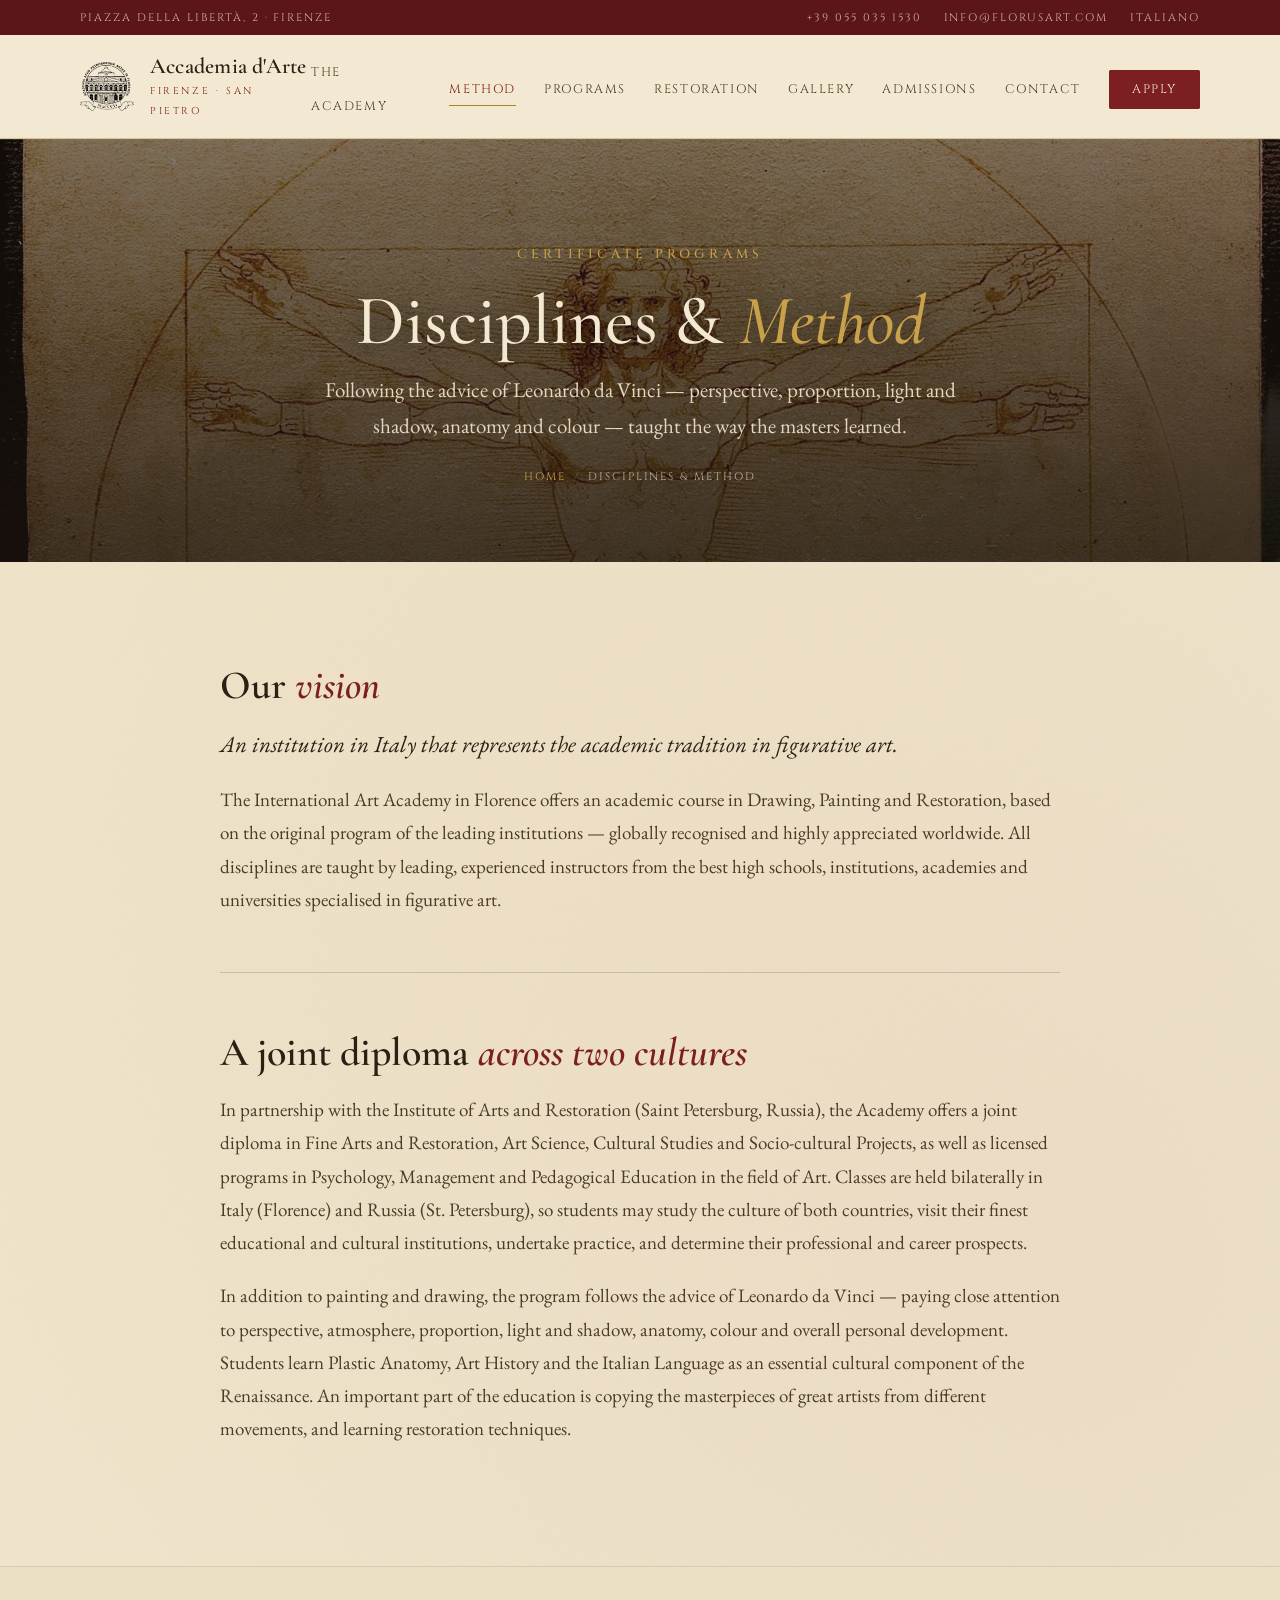
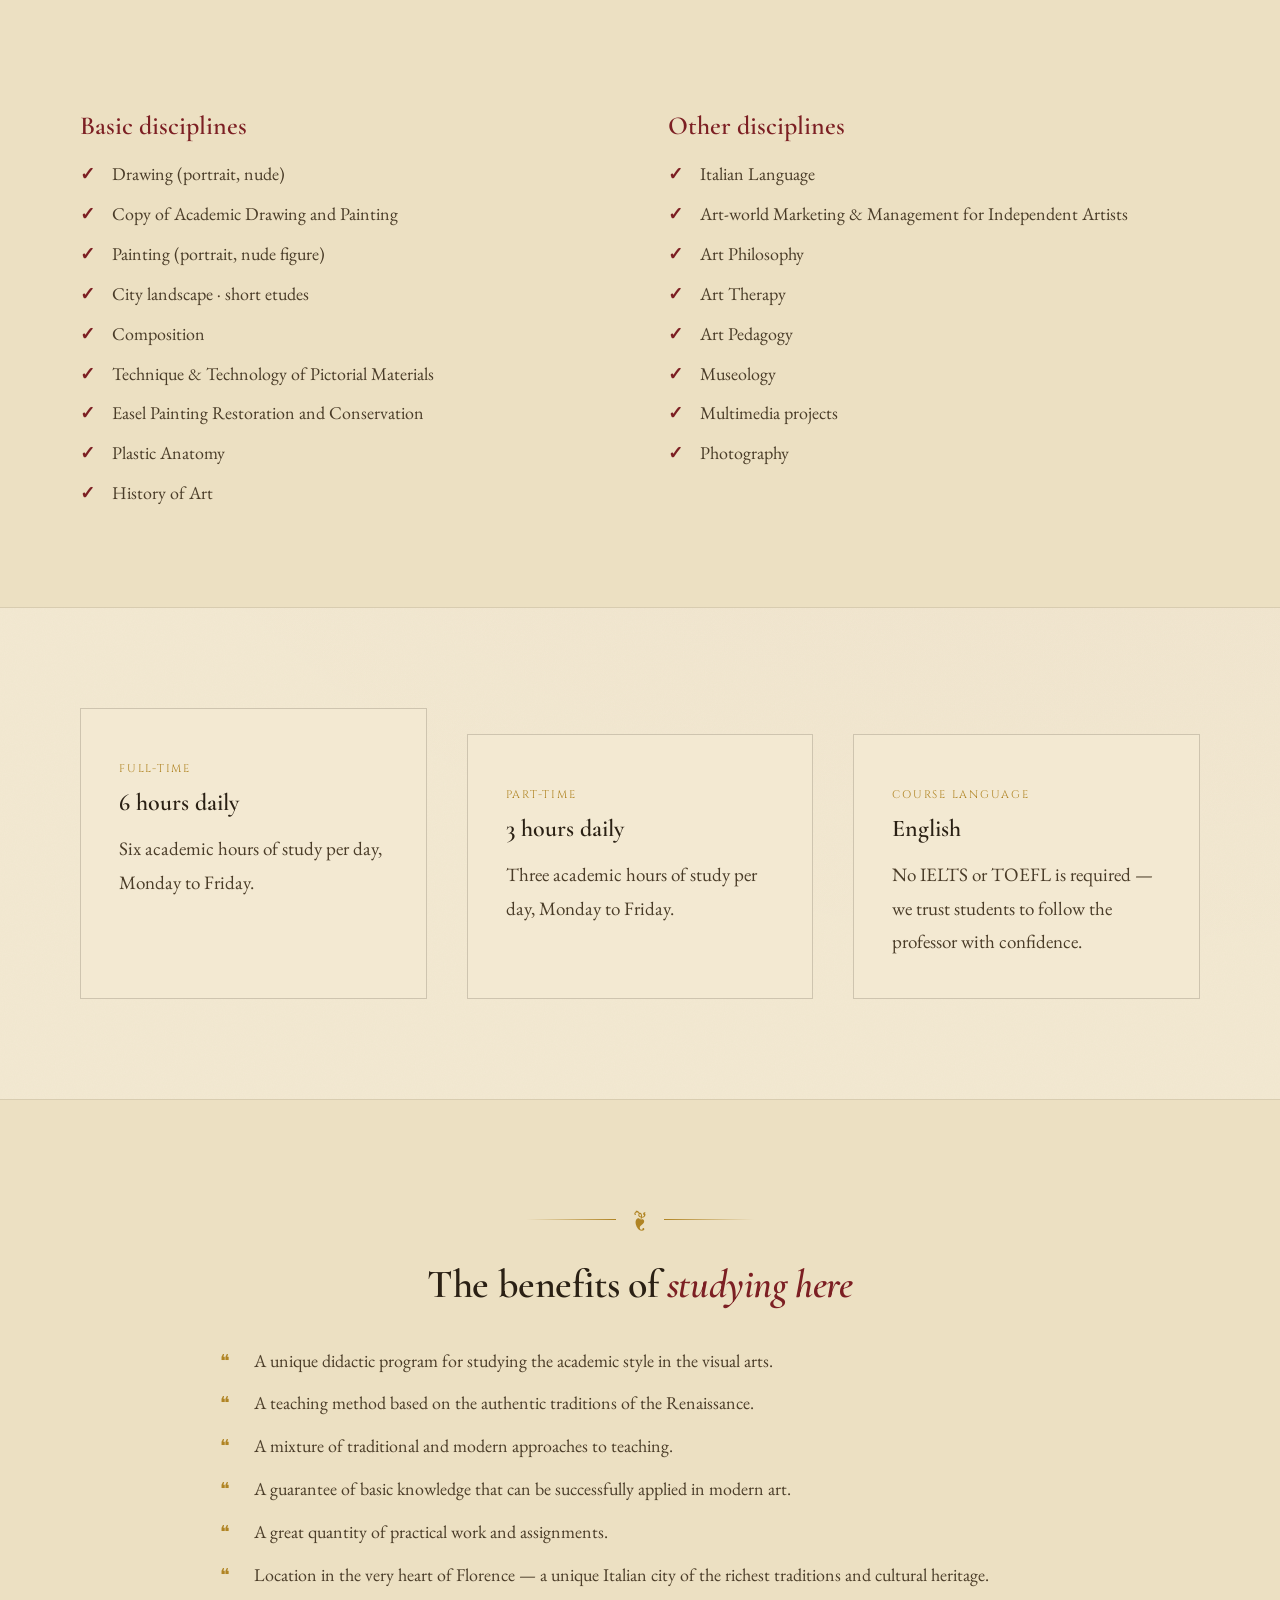
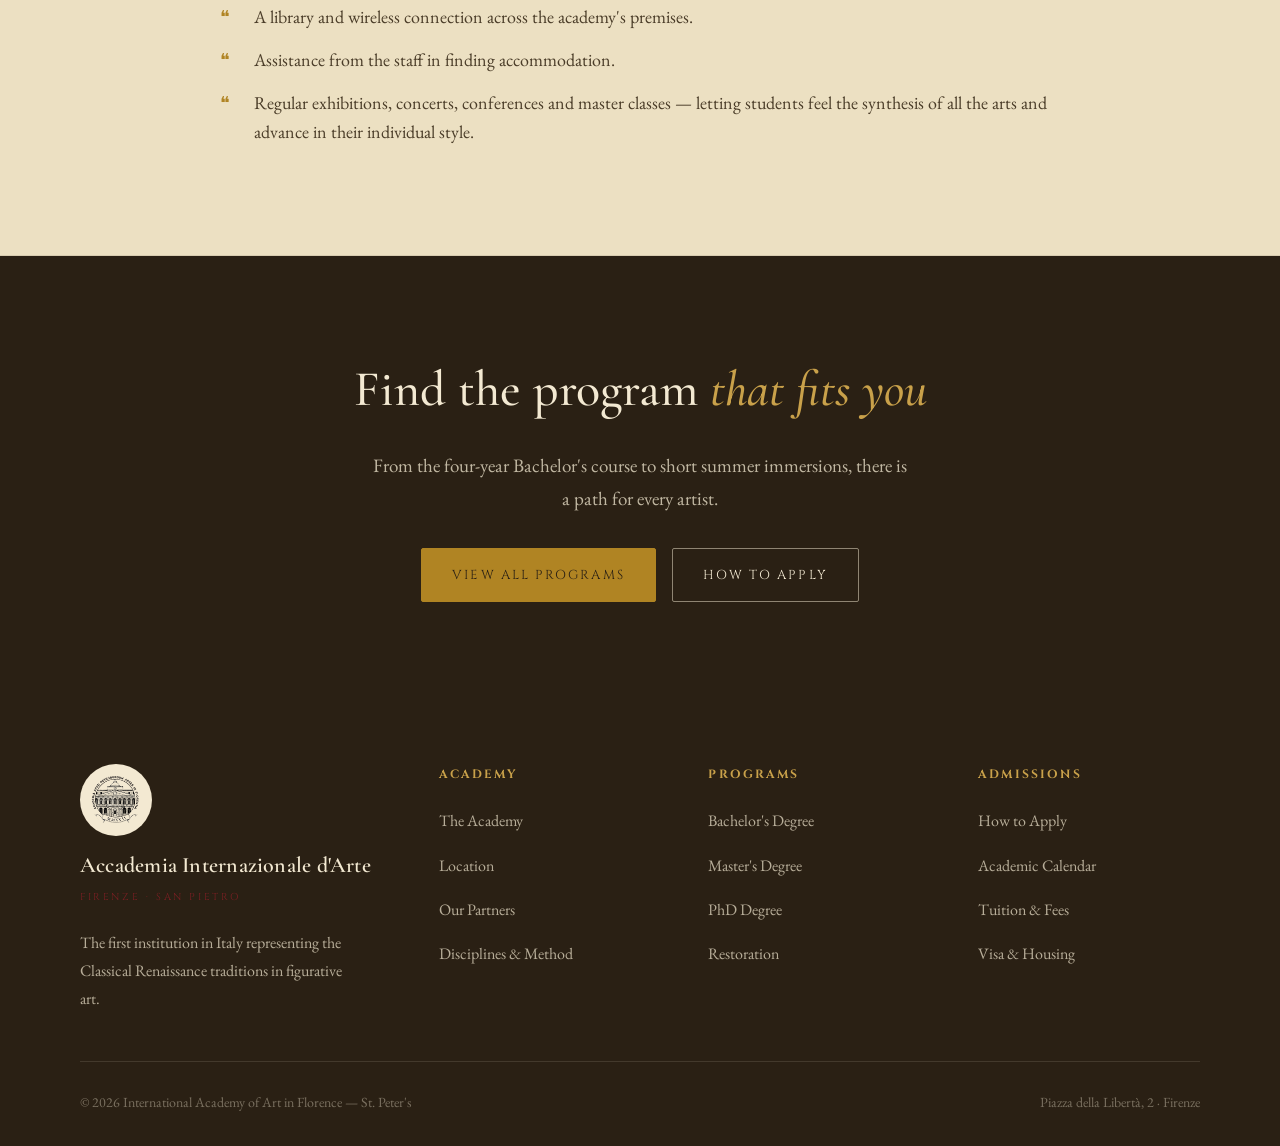
<file: method.html>
<!DOCTYPE html>
<html lang="en">
<head>
  <meta charset="UTF-8" />
  <meta name="viewport" content="width=device-width, initial-scale=1.0" />
  <title>Disciplines &amp; Method — International Academy of Art in Florence</title>
  <meta name="description" content="The disciplines and teaching method of the International Academy of Art in Florence — drawing, painting, anatomy, art history and the joint diploma in Fine Arts and Restoration." />

  <link rel="canonical" href="https://florusart-new.vercel.app/method.html" />
  <meta property="og:type" content="website" />
  <meta property="og:url" content="https://florusart-new.vercel.app/method.html" />
  <meta property="og:title" content="Disciplines &amp; Method — International Academy of Art in Florence" />
  <meta property="og:description" content="The disciplines and teaching method of the International Academy of Art in Florence — drawing, painting, anatomy, art history and the joint diploma in Fine Arts and Restoration." />
  <meta property="og:image" content="https://florusart-new.vercel.app/images/method-hero.jpg" />
  <meta property="og:site_name" content="Accademia Internazionale d'Arte · Firenze" />
  <meta name="twitter:card" content="summary_large_image" />
  <meta name="twitter:title" content="Disciplines &amp; Method — International Academy of Art in Florence" />
  <meta name="twitter:description" content="The disciplines and teaching method of the International Academy of Art in Florence — drawing, painting, anatomy, art history and the joint diploma in Fine Arts and Restoration." />
  <meta name="twitter:image" content="https://florusart-new.vercel.app/images/method-hero.jpg" />

  <link rel="icon" type="image/png" href="images/logo.png" />
  <link rel="stylesheet" href="styles.css" />
  <script async src="https://www.googletagmanager.com/gtag/js?id=G-XXXXXXXXXX"></script>
  <script>window.dataLayer=window.dataLayer||[];function gtag(){dataLayer.push(arguments);}gtag('js',new Date());gtag('config','G-XXXXXXXXXX');</script>
</head>
<body>

  <div class="topbar">
    <div class="wrap">
      <span>Piazza della Libertà, 2 · Firenze</span>
      <div class="topbar-links">
        <a href="tel:+390550351530">+39 055 035 1530</a>
        <a href="mailto:info@florusart.com">info@florusart.com</a>
        <a href="#" class="lang-toggle">Italiano</a>
      </div>
    </div>
  </div>

  <nav class="nav">
    <div class="wrap">
      <a href="index.html" class="brand">
        <img src="images/logo.png" alt="Academy seal" class="brand-logo" />
        <span class="brand-name"><b>Accademia d'Arte</b><span>Firenze · San Pietro</span></span>
      </a>
      <ul class="nav-links">
        <li><a href="academy.html">The Academy</a></li>
        <li><a href="method.html" class="active">Method</a></li>
        <li><a href="programs.html">Programs</a></li>
        <li><a href="restoration.html">Restoration</a></li>
        <li><a href="gallery.html">Gallery</a></li>
        <li><a href="admissions.html">Admissions</a></li>
        <li><a href="contact.html">Contact</a></li>
        <li><a href="admissions.html" class="nav-apply">Apply</a></li>
      </ul>
      <button class="nav-toggle" id="navToggle" aria-label="Open menu"><span></span><span></span><span></span></button>
    </div>
  </nav>
  <div class="mobile-menu" id="mobileMenu">
    <a href="academy.html">The Academy</a><a href="method.html">Method</a><a href="programs.html">Programs</a><a href="restoration.html">Restoration</a><a href="gallery.html">Gallery</a><a href="admissions.html">Admissions</a><a href="contact.html">Contact</a><a href="#" class="lang-toggle">Italiano</a>
  </div>

  <header class="page-hero">
    <div class="page-hero-bg" style="background-image:url('images/method-hero.jpg'); background-position:center 20%"></div>
    <div class="wrap">
      <span class="eyebrow">Certificate programs</span>
      <h1>Disciplines &amp; <em>Method</em></h1>
      <p>Following the advice of Leonardo da Vinci — perspective, proportion, light and shadow, anatomy and colour — taught the way the masters learned.</p>
      <div class="breadcrumb"><a href="index.html">Home</a><span>/</span>Disciplines &amp; Method</div>
    </div>
  </header>

  <section class="section">
    <div class="wrap narrow prose reveal">
      <h2>Our <em>vision</em></h2>
      <p class="lead">An institution in Italy that represents the academic tradition in figurative art.</p>
      <p>The International Art Academy in Florence offers an academic course in Drawing, Painting and Restoration, based on the original program of the leading institutions — globally recognised and highly appreciated worldwide. All disciplines are taught by leading, experienced instructors from the best high schools, institutions, academies and universities specialised in figurative art.</p>

      <hr class="rule" />

      <h2>A joint diploma <em>across two cultures</em></h2>
      <p>In partnership with the Institute of Arts and Restoration (Saint Petersburg, Russia), the Academy offers a joint diploma in Fine Arts and Restoration, Art Science, Cultural Studies and Socio-cultural Projects, as well as licensed programs in Psychology, Management and Pedagogical Education in the field of Art. Classes are held bilaterally in Italy (Florence) and Russia (St. Petersburg), so students may study the culture of both countries, visit their finest educational and cultural institutions, undertake practice, and determine their professional and career prospects.</p>
      <p>In addition to painting and drawing, the program follows the advice of Leonardo da Vinci — paying close attention to perspective, atmosphere, proportion, light and shadow, anatomy, colour and overall personal development. Students learn Plastic Anatomy, Art History and the Italian Language as an essential cultural component of the Renaissance. An important part of the education is copying the masterpieces of great artists from different movements, and learning restoration techniques.</p>
    </div>
  </section>

  <section class="section section-alt">
    <div class="wrap">
      <div class="two-col">
        <div class="prose reveal">
          <h3>Basic disciplines</h3>
          <ul class="check-list">
            <li>Drawing (portrait, nude)</li>
            <li>Copy of Academic Drawing and Painting</li>
            <li>Painting (portrait, nude figure)</li>
            <li>City landscape · short etudes</li>
            <li>Composition</li>
            <li>Technique &amp; Technology of Pictorial Materials</li>
            <li>Easel Painting Restoration and Conservation</li>
            <li>Plastic Anatomy</li>
            <li>History of Art</li>
          </ul>
        </div>
        <div class="prose reveal">
          <h3>Other disciplines</h3>
          <ul class="check-list">
            <li>Italian Language</li>
            <li>Art-world Marketing &amp; Management for Independent Artists</li>
            <li>Art Philosophy</li>
            <li>Art Therapy</li>
            <li>Art Pedagogy</li>
            <li>Museology</li>
            <li>Multimedia projects</li>
            <li>Photography</li>
          </ul>
        </div>
      </div>
    </div>
  </section>

  <section class="section">
    <div class="wrap">
      <div class="three-col">
        <div class="panel reveal"><span class="panel-tag">Full-time</span><h3 style="font-size:24px">6 hours daily</h3><p style="color:var(--ink-soft)">Six academic hours of study per day, Monday to Friday.</p></div>
        <div class="panel reveal"><span class="panel-tag">Part-time</span><h3 style="font-size:24px">3 hours daily</h3><p style="color:var(--ink-soft)">Three academic hours of study per day, Monday to Friday.</p></div>
        <div class="panel reveal"><span class="panel-tag">Course language</span><h3 style="font-size:24px">English</h3><p style="color:var(--ink-soft)">No IELTS or TOEFL is required — we trust students to follow the professor with confidence.</p></div>
      </div>
    </div>
  </section>

  <section class="section section-alt">
    <div class="wrap narrow prose reveal">
      <div class="section-head" style="margin-bottom:40px">
        <div class="fleuron">&#10086;</div>
        <h2 class="section-title" style="margin-top:14px">The benefits of <em>studying here</em></h2>
      </div>
      <ul class="feature-list">
        <li>A unique didactic program for studying the academic style in the visual arts.</li>
        <li>A teaching method based on the authentic traditions of the Renaissance.</li>
        <li>A mixture of traditional and modern approaches to teaching.</li>
        <li>A guarantee of basic knowledge that can be successfully applied in modern art.</li>
        <li>A great quantity of practical work and assignments.</li>
        <li>Location in the very heart of Florence — a unique Italian city of the richest traditions and cultural heritage.</li>
        <li>A library and wireless connection across the academy's premises.</li>
        <li>Assistance from the staff in finding accommodation.</li>
        <li>Regular exhibitions, concerts, conferences and master classes — letting students feel the synthesis of all the arts and advance in their individual style.</li>
      </ul>
    </div>
  </section>

  <section class="cta">
    <div class="wrap">
      <h2>Find the program <em>that fits you</em></h2>
      <p>From the four-year Bachelor's course to short summer immersions, there is a path for every artist.</p>
      <div class="hero-actions" style="justify-content:center">
        <a href="programs.html" class="btn btn-gold">View all programs</a>
        <a href="admissions.html" class="btn btn-outline">How to apply</a>
      </div>
    </div>
  </section>

  <footer class="footer">
    <div class="wrap">
      <div class="footer-top">
        <div>
          <img src="images/logo.png" alt="Academy seal" class="brand-logo" />
          <span class="brand-name"><b>Accademia Internazionale d'Arte</b><span>Firenze · San Pietro</span></span>
          <p>The first institution in Italy representing the Classical Renaissance traditions in figurative art.</p>
        </div>
        <div class="footer-col"><h4>Academy</h4><ul><li><a href="academy.html">The Academy</a></li><li><a href="academy.html#location">Location</a></li><li><a href="academy.html#partners">Our Partners</a></li><li><a href="method.html">Disciplines &amp; Method</a></li></ul></div>
        <div class="footer-col"><h4>Programs</h4><ul><li><a href="programs.html#bachelor">Bachelor's Degree</a></li><li><a href="programs.html#master">Master's Degree</a></li><li><a href="programs.html#phd">PhD Degree</a></li><li><a href="restoration.html">Restoration</a></li></ul></div>
        <div class="footer-col"><h4>Admissions</h4><ul><li><a href="admissions.html#apply">How to Apply</a></li><li><a href="admissions.html#calendar">Academic Calendar</a></li><li><a href="admissions.html#prices">Tuition &amp; Fees</a></li><li><a href="admissions.html#visa">Visa &amp; Housing</a></li></ul></div>
      </div>
      <div class="footer-bottom">
        <span>© 2026 International Academy of Art in Florence — St. Peter's</span>
        <span>Piazza della Libertà, 2 · Firenze</span>
      </div>
    </div>
  </footer>

  <script>
    var t = document.getElementById('navToggle'), m = document.getElementById('mobileMenu');
    if (t) t.addEventListener('click', function(){ m.classList.toggle('open'); });
    if (m) m.querySelectorAll('a').forEach(function(a){ a.addEventListener('click', function(){ m.classList.remove('open'); }); });
    var io = new IntersectionObserver(function(es){ es.forEach(function(e){ if(e.isIntersecting) e.target.classList.add('in'); }); }, { threshold: 0.12 });
    document.querySelectorAll('.reveal').forEach(function(el){ io.observe(el); });
  </script>
  <script src="i18n.js"></script>
</body>
</html>
</file>
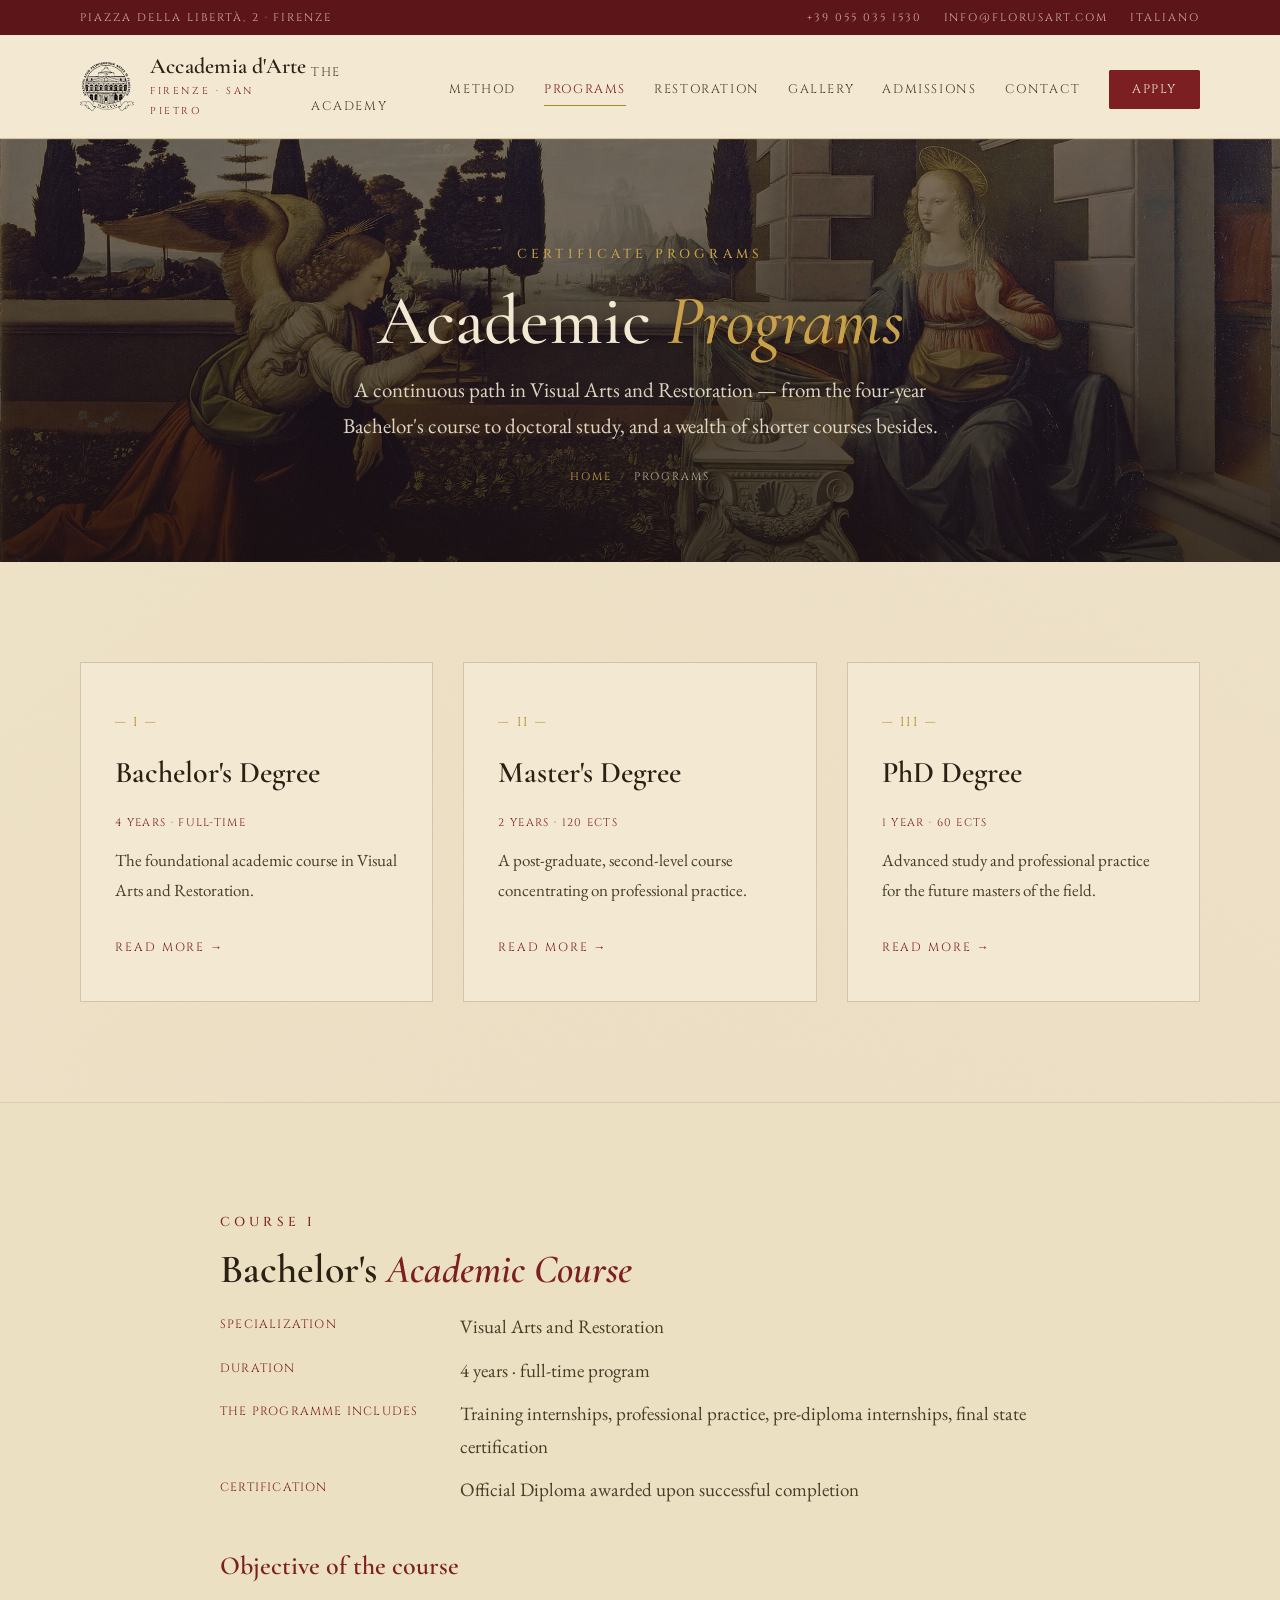
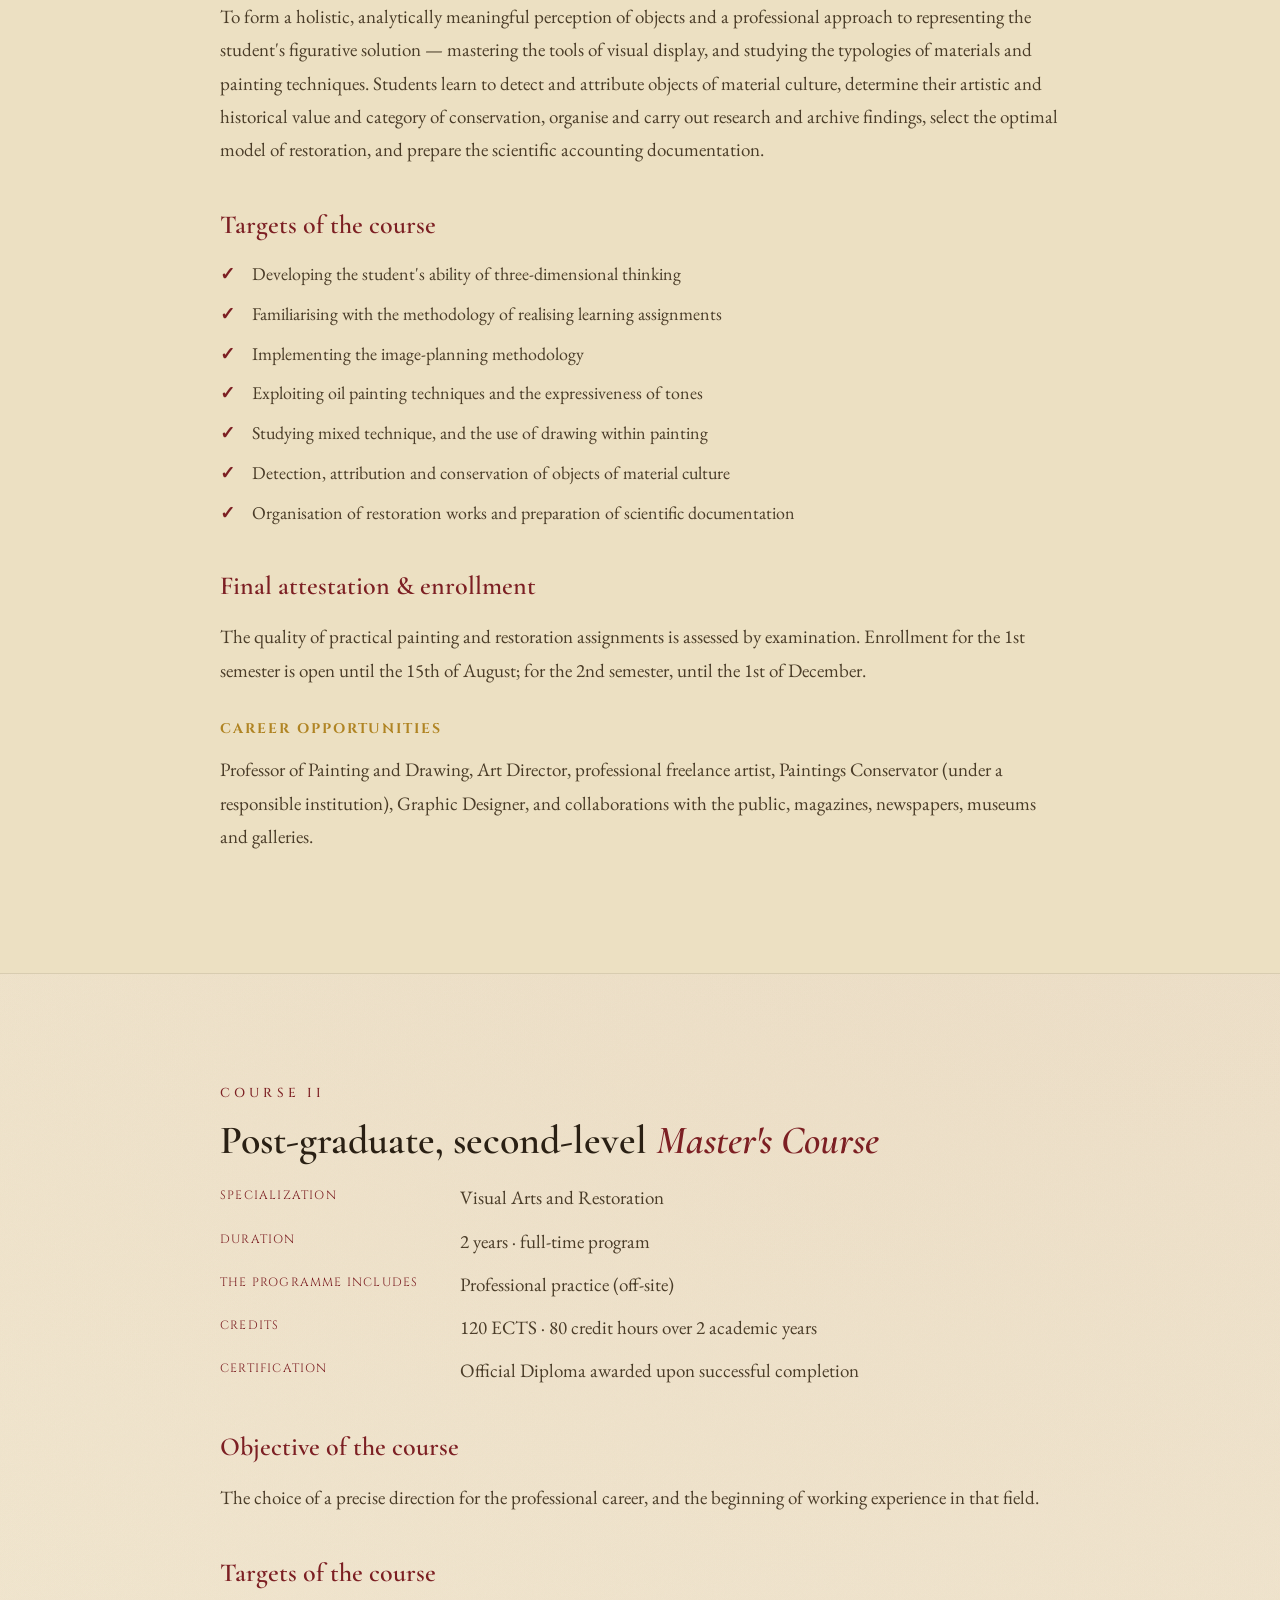
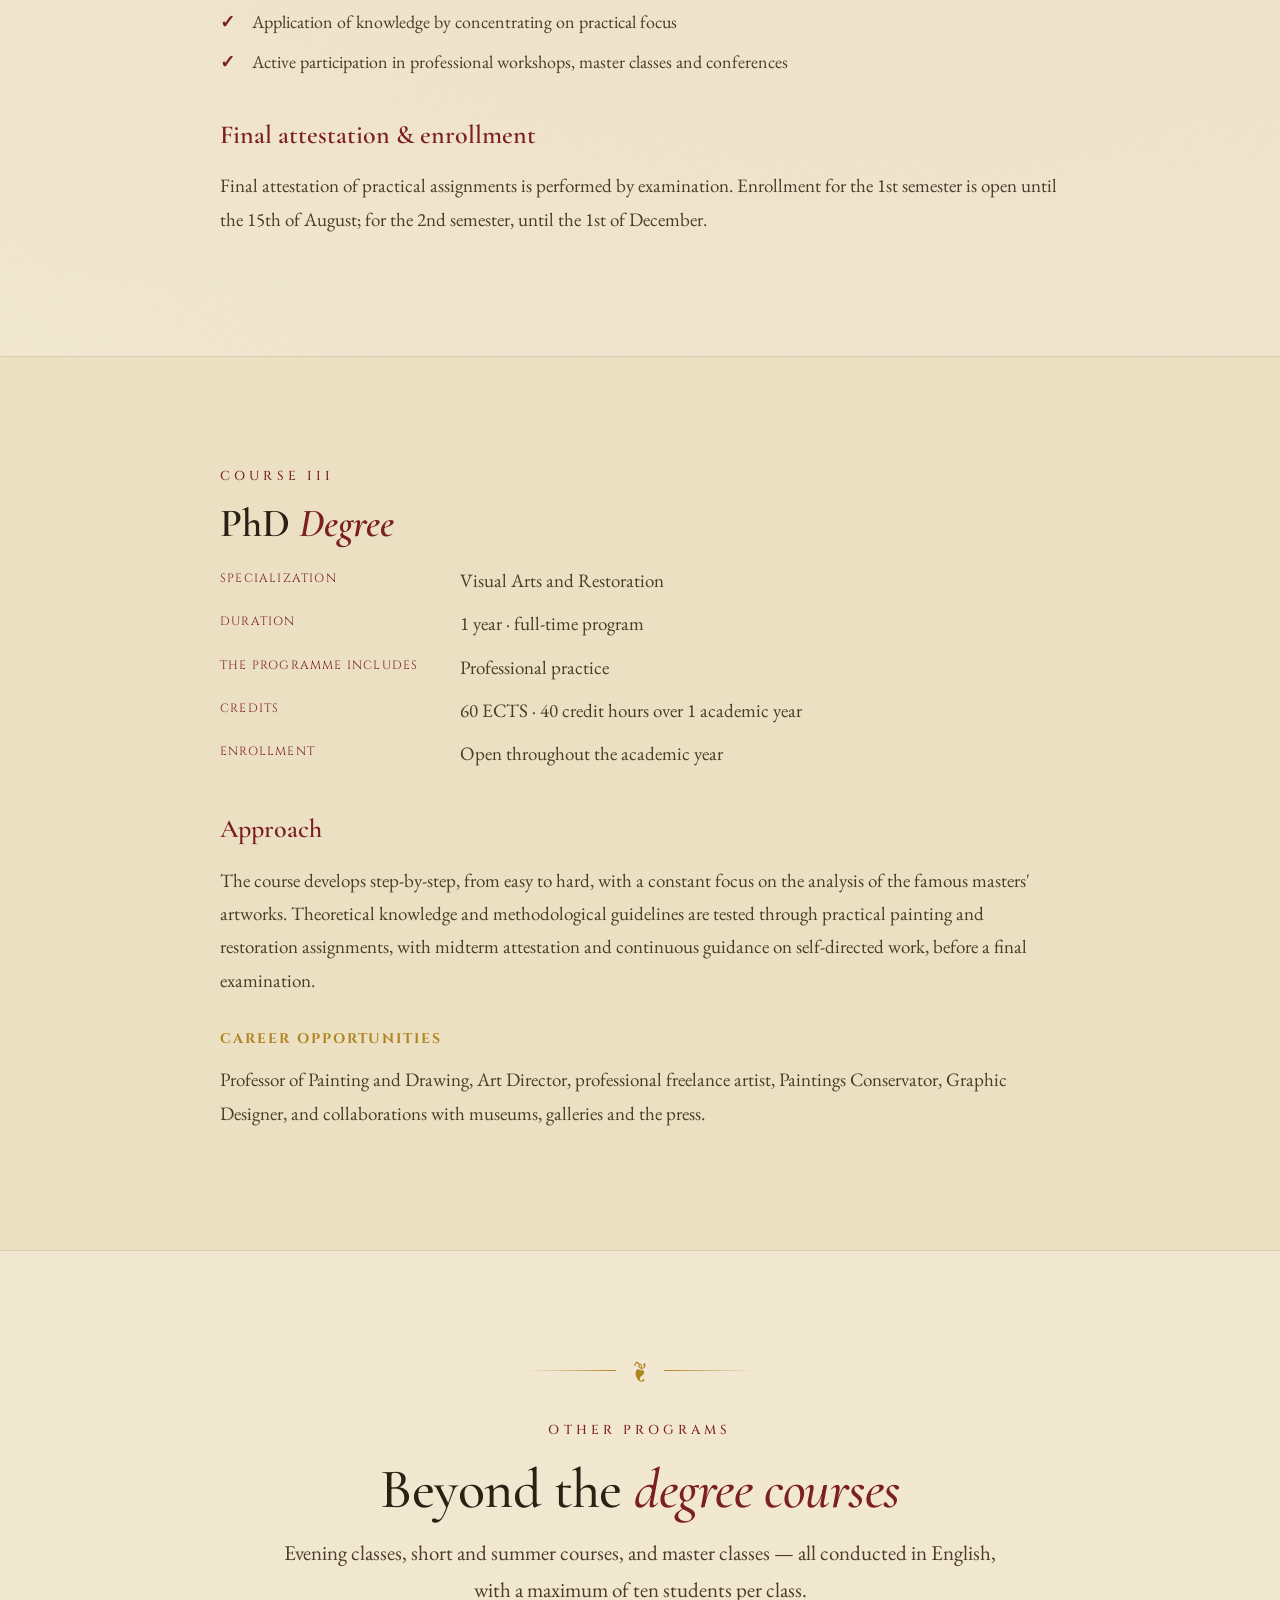
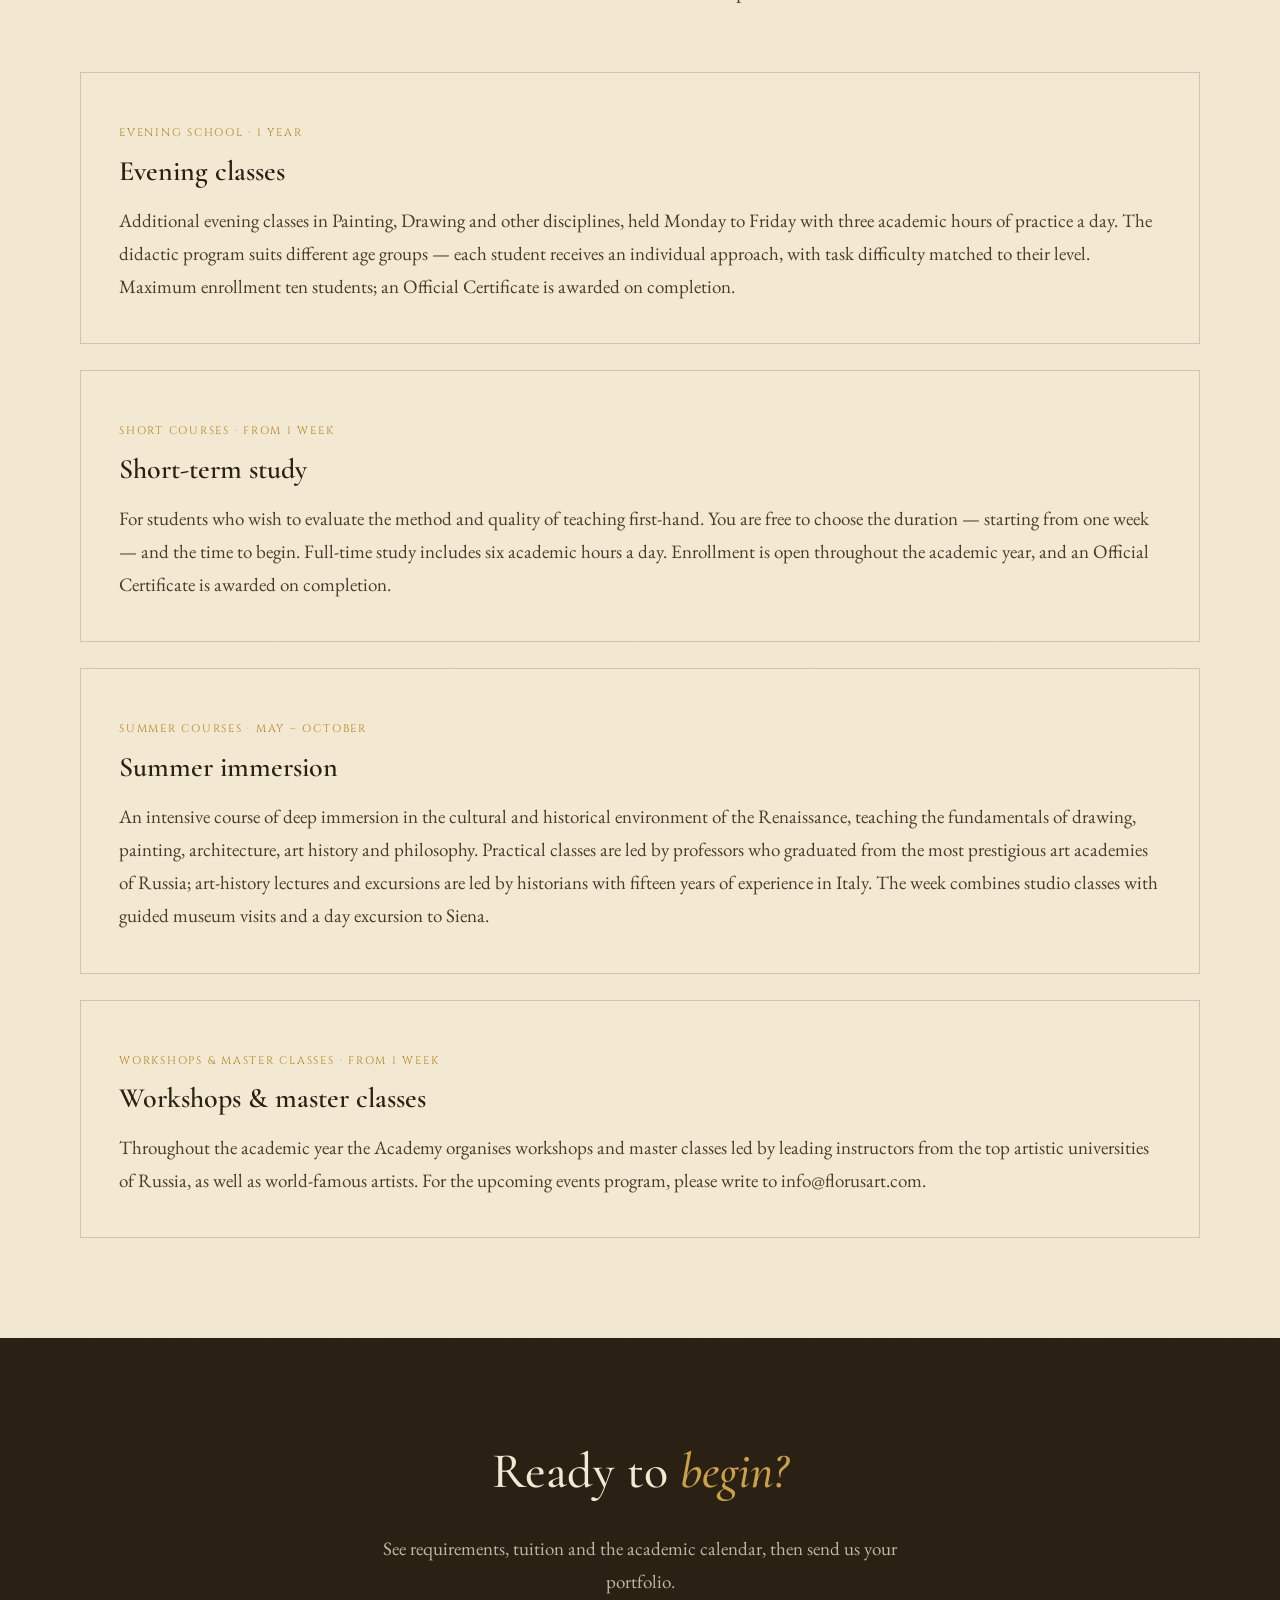
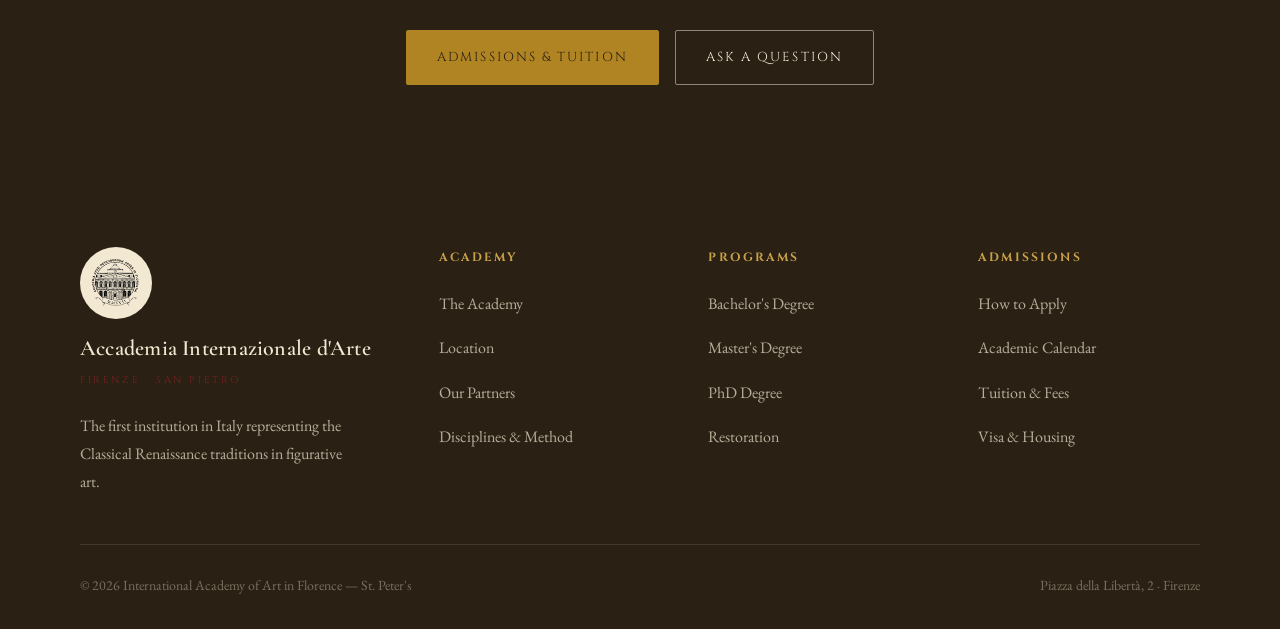
<file: programs.html>
<!DOCTYPE html>
<html lang="en">
<head>
  <meta charset="UTF-8" />
  <meta name="viewport" content="width=device-width, initial-scale=1.0" />
  <title>Programs — International Academy of Art in Florence</title>
  <meta name="description" content="Academic degree courses in Visual Arts and Restoration — Bachelor's, Master's and PhD — together with evening, short, summer courses and master classes." />

  <link rel="canonical" href="https://florusart-new.vercel.app/programs.html" />
  <meta property="og:type" content="website" />
  <meta property="og:url" content="https://florusart-new.vercel.app/programs.html" />
  <meta property="og:title" content="Programs — International Academy of Art in Florence" />
  <meta property="og:description" content="Academic degree courses in Visual Arts and Restoration — Bachelor's, Master's and PhD — together with evening, short, summer courses and master classes." />
  <meta property="og:image" content="https://florusart-new.vercel.app/images/annunciation.jpg" />
  <meta property="og:site_name" content="Accademia Internazionale d'Arte · Firenze" />
  <meta name="twitter:card" content="summary_large_image" />
  <meta name="twitter:title" content="Programs — International Academy of Art in Florence" />
  <meta name="twitter:description" content="Academic degree courses in Visual Arts and Restoration — Bachelor's, Master's and PhD — together with evening, short, summer courses and master classes." />
  <meta name="twitter:image" content="https://florusart-new.vercel.app/images/annunciation.jpg" />

  <link rel="icon" type="image/png" href="images/logo.png" />
  <link rel="stylesheet" href="styles.css" />
  <script async src="https://www.googletagmanager.com/gtag/js?id=G-XXXXXXXXXX"></script>
  <script>window.dataLayer=window.dataLayer||[];function gtag(){dataLayer.push(arguments);}gtag('js',new Date());gtag('config','G-XXXXXXXXXX');</script>
</head>
<body>

  <div class="topbar">
    <div class="wrap">
      <span>Piazza della Libertà, 2 · Firenze</span>
      <div class="topbar-links">
        <a href="tel:+390550351530">+39 055 035 1530</a>
        <a href="mailto:info@florusart.com">info@florusart.com</a>
        <a href="#" class="lang-toggle">Italiano</a>
      </div>
    </div>
  </div>

  <nav class="nav">
    <div class="wrap">
      <a href="index.html" class="brand">
        <img src="images/logo.png" alt="Academy seal" class="brand-logo" />
        <span class="brand-name"><b>Accademia d'Arte</b><span>Firenze · San Pietro</span></span>
      </a>
      <ul class="nav-links">
        <li><a href="academy.html">The Academy</a></li>
        <li><a href="method.html">Method</a></li>
        <li><a href="programs.html" class="active">Programs</a></li>
        <li><a href="restoration.html">Restoration</a></li>
        <li><a href="gallery.html">Gallery</a></li>
        <li><a href="admissions.html">Admissions</a></li>
        <li><a href="contact.html">Contact</a></li>
        <li><a href="admissions.html" class="nav-apply">Apply</a></li>
      </ul>
      <button class="nav-toggle" id="navToggle" aria-label="Open menu"><span></span><span></span><span></span></button>
    </div>
  </nav>
  <div class="mobile-menu" id="mobileMenu">
    <a href="academy.html">The Academy</a><a href="method.html">Method</a><a href="programs.html">Programs</a><a href="restoration.html">Restoration</a><a href="gallery.html">Gallery</a><a href="admissions.html">Admissions</a><a href="contact.html">Contact</a><a href="#" class="lang-toggle">Italiano</a>
  </div>

  <header class="page-hero">
    <div class="page-hero-bg" style="background-image:url('images/annunciation.jpg'); background-position:center 35%"></div>
    <div class="wrap">
      <span class="eyebrow">Certificate programs</span>
      <h1>Academic <em>Programs</em></h1>
      <p>A continuous path in Visual Arts and Restoration — from the four-year Bachelor's course to doctoral study, and a wealth of shorter courses besides.</p>
      <div class="breadcrumb"><a href="index.html">Home</a><span>/</span>Programs</div>
    </div>
  </header>

  <section class="section">
    <div class="wrap">
      <div class="prog-grid reveal">
        <article class="prog-card"><span class="prog-roman">— I —</span><h3>Bachelor's Degree</h3><div class="meta">4 years · full-time</div><p>The foundational academic course in Visual Arts and Restoration.</p><a href="#bachelor" class="prog-link">Read more</a></article>
        <article class="prog-card"><span class="prog-roman">— II —</span><h3>Master's Degree</h3><div class="meta">2 years · 120 ECTS</div><p>A post-graduate, second-level course concentrating on professional practice.</p><a href="#master" class="prog-link">Read more</a></article>
        <article class="prog-card"><span class="prog-roman">— III —</span><h3>PhD Degree</h3><div class="meta">1 year · 60 ECTS</div><p>Advanced study and professional practice for the future masters of the field.</p><a href="#phd" class="prog-link">Read more</a></article>
      </div>
    </div>
  </section>

  <!-- BACHELOR -->
  <section class="section section-alt" id="bachelor">
    <div class="wrap narrow prose reveal">
      <span class="eyebrow">Course I</span>
      <h2 style="margin-top:10px">Bachelor's <em>Academic Course</em></h2>
      <dl class="kv">
        <dt>Specialization</dt><dd>Visual Arts and Restoration</dd>
        <dt>Duration</dt><dd>4 years · full-time program</dd>
        <dt>The programme includes</dt><dd>Training internships, professional practice, pre-diploma internships, final state certification</dd>
        <dt>Certification</dt><dd>Official Diploma awarded upon successful completion</dd>
      </dl>
      <h3>Objective of the course</h3>
      <p>To form a holistic, analytically meaningful perception of objects and a professional approach to representing the student's figurative solution — mastering the tools of visual display, and studying the typologies of materials and painting techniques. Students learn to detect and attribute objects of material culture, determine their artistic and historical value and category of conservation, organise and carry out research and archive findings, select the optimal model of restoration, and prepare the scientific accounting documentation.</p>
      <h3>Targets of the course</h3>
      <ul class="check-list">
        <li>Developing the student's ability of three-dimensional thinking</li>
        <li>Familiarising with the methodology of realising learning assignments</li>
        <li>Implementing the image-planning methodology</li>
        <li>Exploiting oil painting techniques and the expressiveness of tones</li>
        <li>Studying mixed technique, and the use of drawing within painting</li>
        <li>Detection, attribution and conservation of objects of material culture</li>
        <li>Organisation of restoration works and preparation of scientific documentation</li>
      </ul>
      <h3>Final attestation &amp; enrollment</h3>
      <p>The quality of practical painting and restoration assignments is assessed by examination. Enrollment for the 1st semester is open until the 15th of August; for the 2nd semester, until the 1st of December.</p>
      <h4>Career opportunities</h4>
      <p>Professor of Painting and Drawing, Art Director, professional freelance artist, Paintings Conservator (under a responsible institution), Graphic Designer, and collaborations with the public, magazines, newspapers, museums and galleries.</p>
    </div>
  </section>

  <!-- MASTER -->
  <section class="section" id="master">
    <div class="wrap narrow prose reveal">
      <span class="eyebrow">Course II</span>
      <h2 style="margin-top:10px">Post-graduate, second-level <em>Master's Course</em></h2>
      <dl class="kv">
        <dt>Specialization</dt><dd>Visual Arts and Restoration</dd>
        <dt>Duration</dt><dd>2 years · full-time program</dd>
        <dt>The programme includes</dt><dd>Professional practice (off-site)</dd>
        <dt>Credits</dt><dd>120 ECTS · 80 credit hours over 2 academic years</dd>
        <dt>Certification</dt><dd>Official Diploma awarded upon successful completion</dd>
      </dl>
      <h3>Objective of the course</h3>
      <p>The choice of a precise direction for the professional career, and the beginning of working experience in that field.</p>
      <h3>Targets of the course</h3>
      <ul class="check-list">
        <li>Application of knowledge by concentrating on practical focus</li>
        <li>Active participation in professional workshops, master classes and conferences</li>
      </ul>
      <h3>Final attestation &amp; enrollment</h3>
      <p>Final attestation of practical assignments is performed by examination. Enrollment for the 1st semester is open until the 15th of August; for the 2nd semester, until the 1st of December.</p>
    </div>
  </section>

  <!-- PHD -->
  <section class="section section-alt" id="phd">
    <div class="wrap narrow prose reveal">
      <span class="eyebrow">Course III</span>
      <h2 style="margin-top:10px">PhD <em>Degree</em></h2>
      <dl class="kv">
        <dt>Specialization</dt><dd>Visual Arts and Restoration</dd>
        <dt>Duration</dt><dd>1 year · full-time program</dd>
        <dt>The programme includes</dt><dd>Professional practice</dd>
        <dt>Credits</dt><dd>60 ECTS · 40 credit hours over 1 academic year</dd>
        <dt>Enrollment</dt><dd>Open throughout the academic year</dd>
      </dl>
      <h3>Approach</h3>
      <p>The course develops step-by-step, from easy to hard, with a constant focus on the analysis of the famous masters' artworks. Theoretical knowledge and methodological guidelines are tested through practical painting and restoration assignments, with midterm attestation and continuous guidance on self-directed work, before a final examination.</p>
      <h4>Career opportunities</h4>
      <p>Professor of Painting and Drawing, Art Director, professional freelance artist, Paintings Conservator, Graphic Designer, and collaborations with museums, galleries and the press.</p>
    </div>
  </section>

  <!-- OTHER PROGRAMS -->
  <section class="section" id="other">
    <div class="wrap">
      <div class="section-head reveal">
        <div class="fleuron">&#10086;</div>
        <span class="eyebrow">Other programs</span>
        <h2 class="section-title">Beyond the <em>degree courses</em></h2>
        <p class="section-lead">Evening classes, short and summer courses, and master classes — all conducted in English, with a maximum of ten students per class.</p>
      </div>
      <div class="reveal">
        <div class="panel">
          <span class="panel-tag">Evening School · 1 year</span>
          <h3>Evening classes</h3>
          <p style="color:var(--ink-soft)">Additional evening classes in Painting, Drawing and other disciplines, held Monday to Friday with three academic hours of practice a day. The didactic program suits different age groups — each student receives an individual approach, with task difficulty matched to their level. Maximum enrollment ten students; an Official Certificate is awarded on completion.</p>
        </div>
        <div class="panel">
          <span class="panel-tag">Short courses · from 1 week</span>
          <h3>Short-term study</h3>
          <p style="color:var(--ink-soft)">For students who wish to evaluate the method and quality of teaching first-hand. You are free to choose the duration — starting from one week — and the time to begin. Full-time study includes six academic hours a day. Enrollment is open throughout the academic year, and an Official Certificate is awarded on completion.</p>
        </div>
        <div class="panel">
          <span class="panel-tag">Summer courses · May – October</span>
          <h3>Summer immersion</h3>
          <p style="color:var(--ink-soft)">An intensive course of deep immersion in the cultural and historical environment of the Renaissance, teaching the fundamentals of drawing, painting, architecture, art history and philosophy. Practical classes are led by professors who graduated from the most prestigious art academies of Russia; art-history lectures and excursions are led by historians with fifteen years of experience in Italy. The week combines studio classes with guided museum visits and a day excursion to Siena.</p>
        </div>
        <div class="panel">
          <span class="panel-tag">Workshops &amp; master classes · from 1 week</span>
          <h3>Workshops &amp; master classes</h3>
          <p style="color:var(--ink-soft)">Throughout the academic year the Academy organises workshops and master classes led by leading instructors from the top artistic universities of Russia, as well as world-famous artists. For the upcoming events program, please write to <a href="mailto:info@florusart.com">info@florusart.com</a>.</p>
        </div>
      </div>
    </div>
  </section>

  <section class="cta">
    <div class="wrap">
      <h2>Ready to <em>begin?</em></h2>
      <p>See requirements, tuition and the academic calendar, then send us your portfolio.</p>
      <div class="hero-actions" style="justify-content:center">
        <a href="admissions.html" class="btn btn-gold">Admissions &amp; tuition</a>
        <a href="contact.html" class="btn btn-outline">Ask a question</a>
      </div>
    </div>
  </section>

  <footer class="footer">
    <div class="wrap">
      <div class="footer-top">
        <div>
          <img src="images/logo.png" alt="Academy seal" class="brand-logo" />
          <span class="brand-name"><b>Accademia Internazionale d'Arte</b><span>Firenze · San Pietro</span></span>
          <p>The first institution in Italy representing the Classical Renaissance traditions in figurative art.</p>
        </div>
        <div class="footer-col"><h4>Academy</h4><ul><li><a href="academy.html">The Academy</a></li><li><a href="academy.html#location">Location</a></li><li><a href="academy.html#partners">Our Partners</a></li><li><a href="method.html">Disciplines &amp; Method</a></li></ul></div>
        <div class="footer-col"><h4>Programs</h4><ul><li><a href="programs.html#bachelor">Bachelor's Degree</a></li><li><a href="programs.html#master">Master's Degree</a></li><li><a href="programs.html#phd">PhD Degree</a></li><li><a href="restoration.html">Restoration</a></li></ul></div>
        <div class="footer-col"><h4>Admissions</h4><ul><li><a href="admissions.html#apply">How to Apply</a></li><li><a href="admissions.html#calendar">Academic Calendar</a></li><li><a href="admissions.html#prices">Tuition &amp; Fees</a></li><li><a href="admissions.html#visa">Visa &amp; Housing</a></li></ul></div>
      </div>
      <div class="footer-bottom">
        <span>© 2026 International Academy of Art in Florence — St. Peter's</span>
        <span>Piazza della Libertà, 2 · Firenze</span>
      </div>
    </div>
  </footer>

  <script>
    var t = document.getElementById('navToggle'), m = document.getElementById('mobileMenu');
    if (t) t.addEventListener('click', function(){ m.classList.toggle('open'); });
    if (m) m.querySelectorAll('a').forEach(function(a){ a.addEventListener('click', function(){ m.classList.remove('open'); }); });
    var io = new IntersectionObserver(function(es){ es.forEach(function(e){ if(e.isIntersecting) e.target.classList.add('in'); }); }, { threshold: 0.12 });
    document.querySelectorAll('.reveal').forEach(function(el){ io.observe(el); });
  </script>
  <script src="i18n.js"></script>
</body>
</html>
</file>
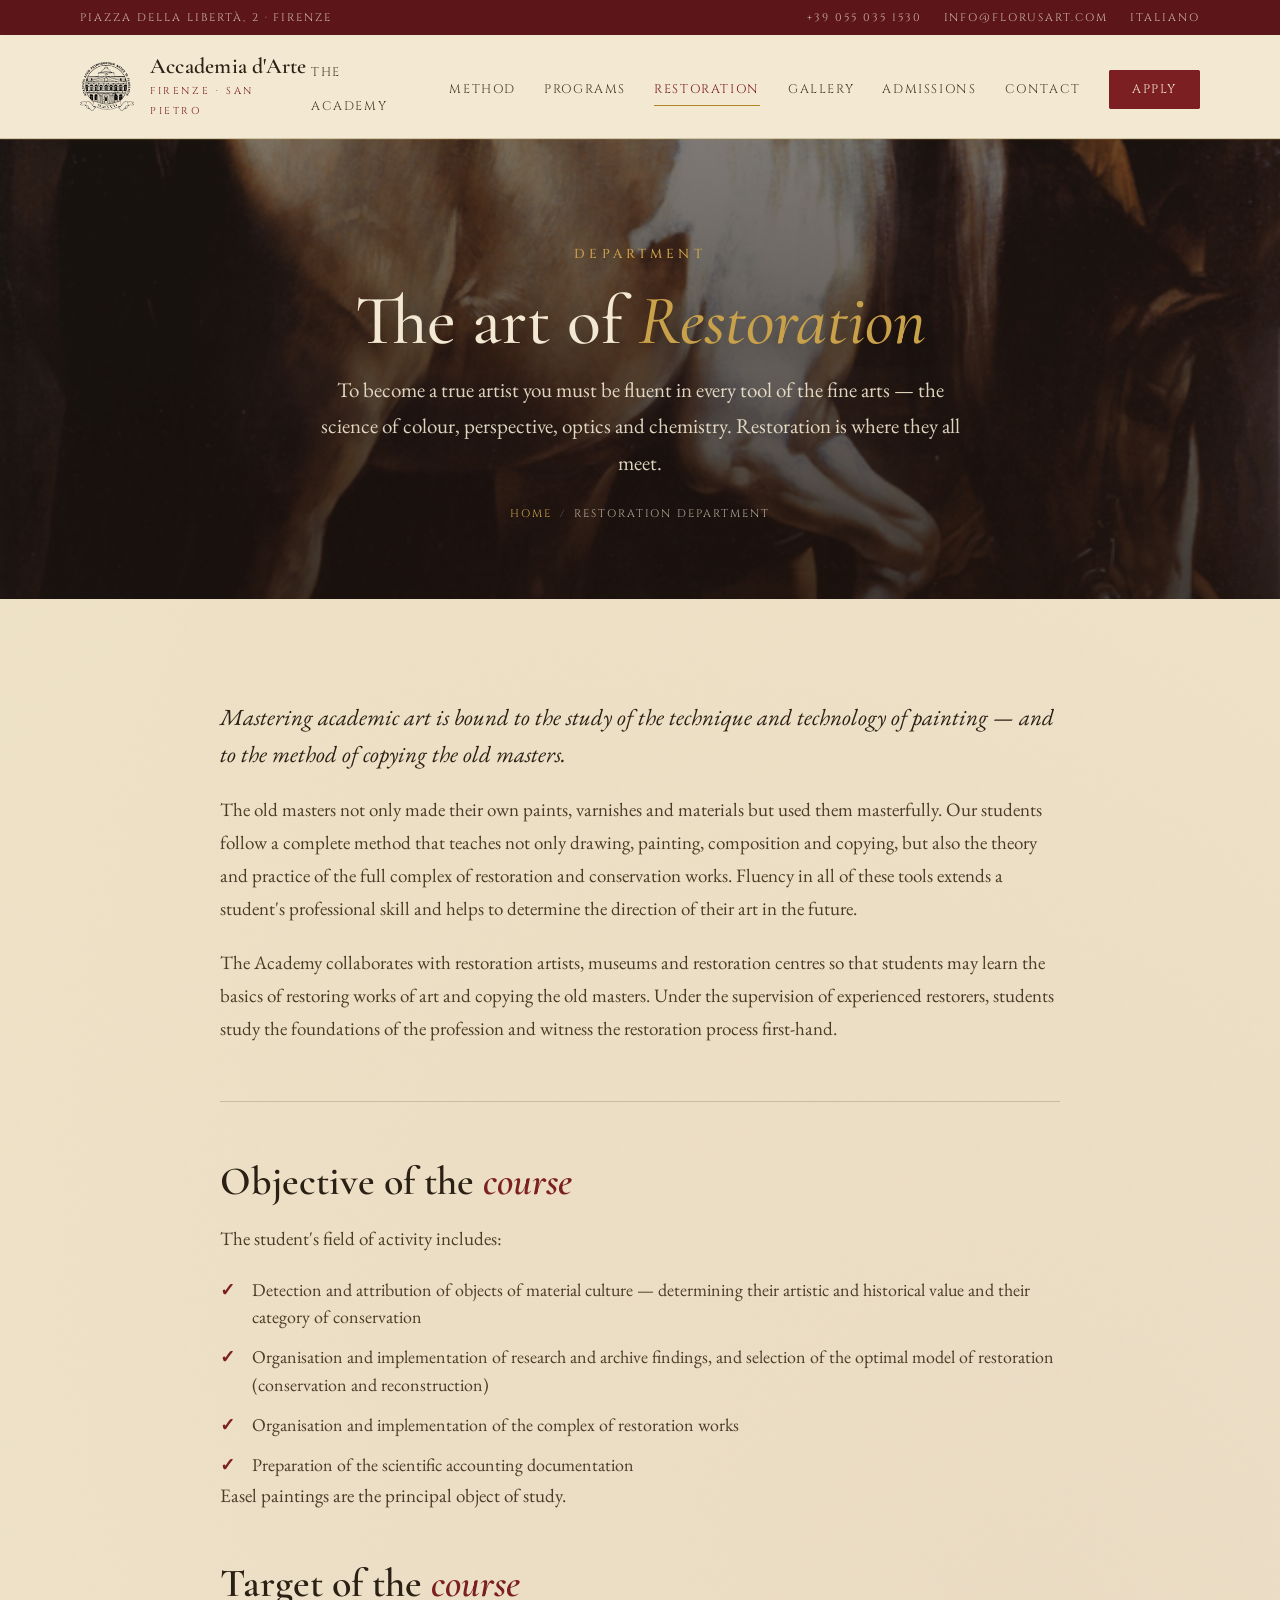
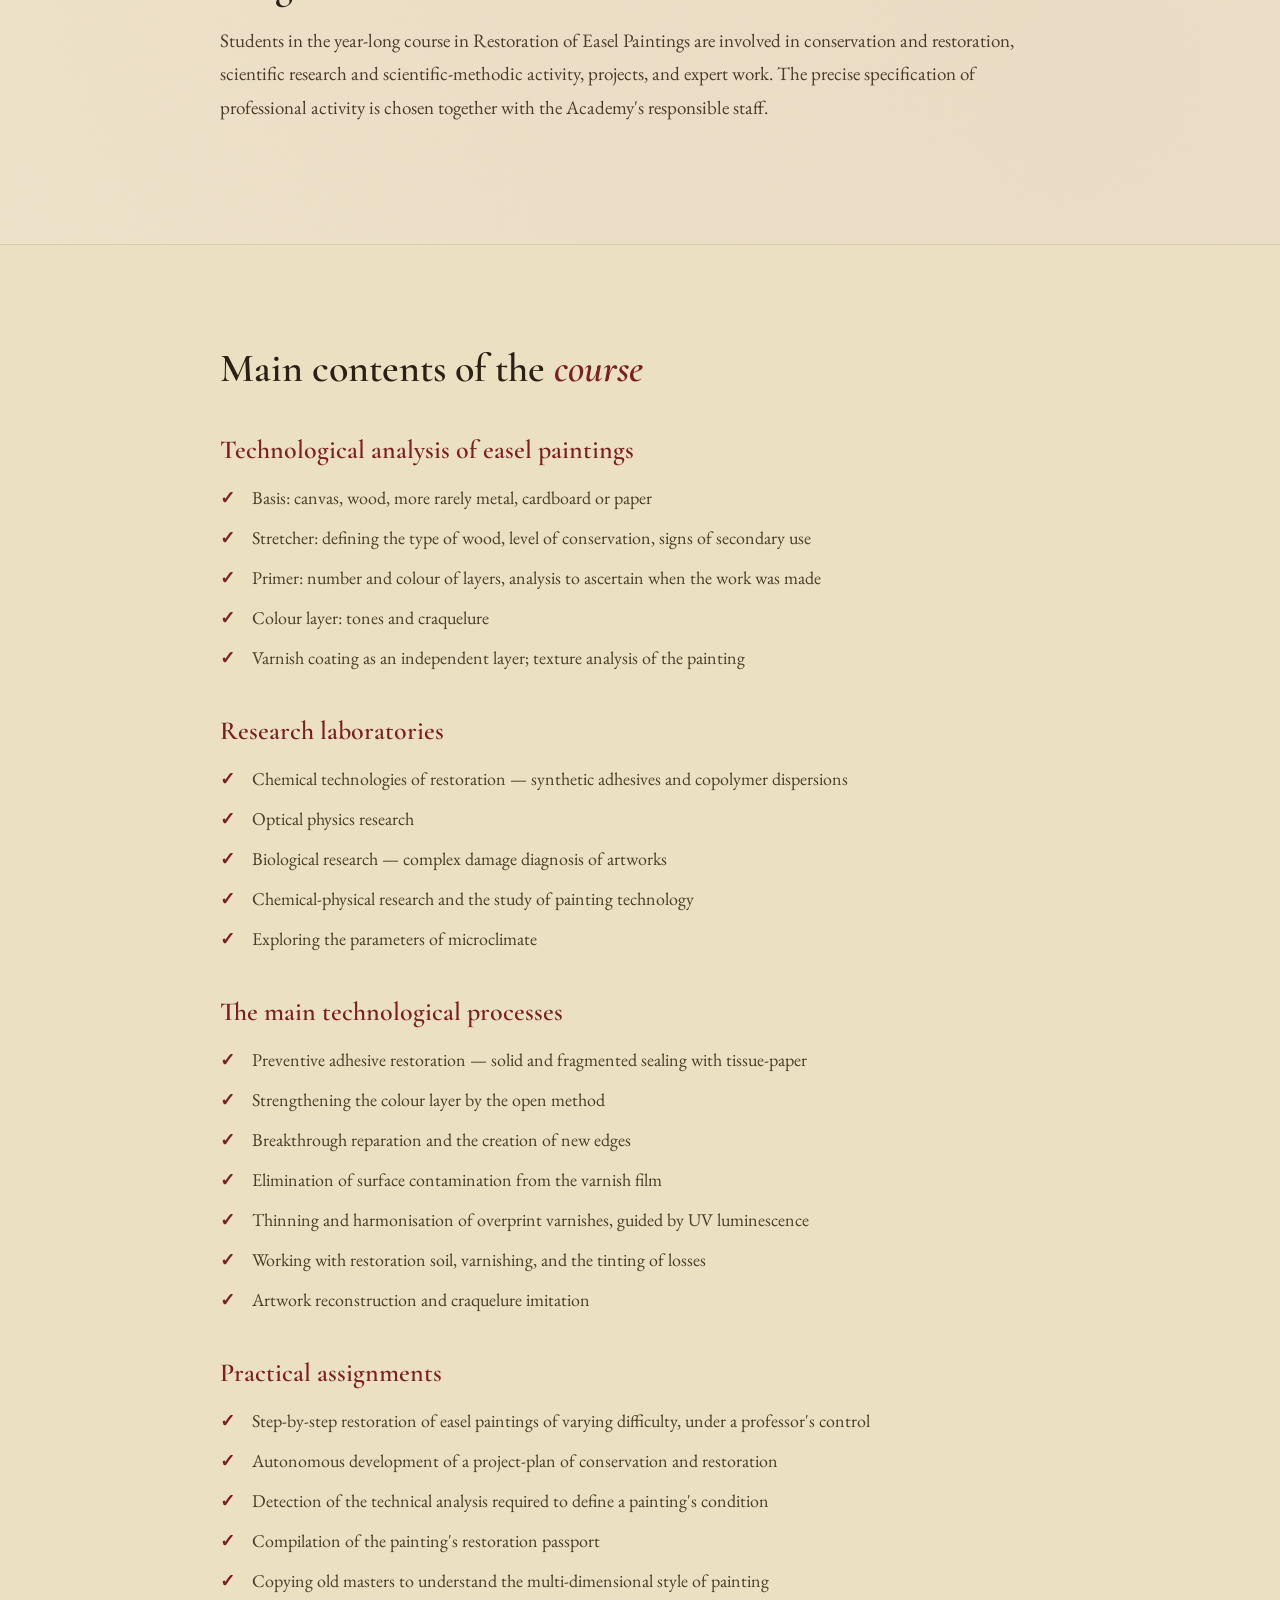
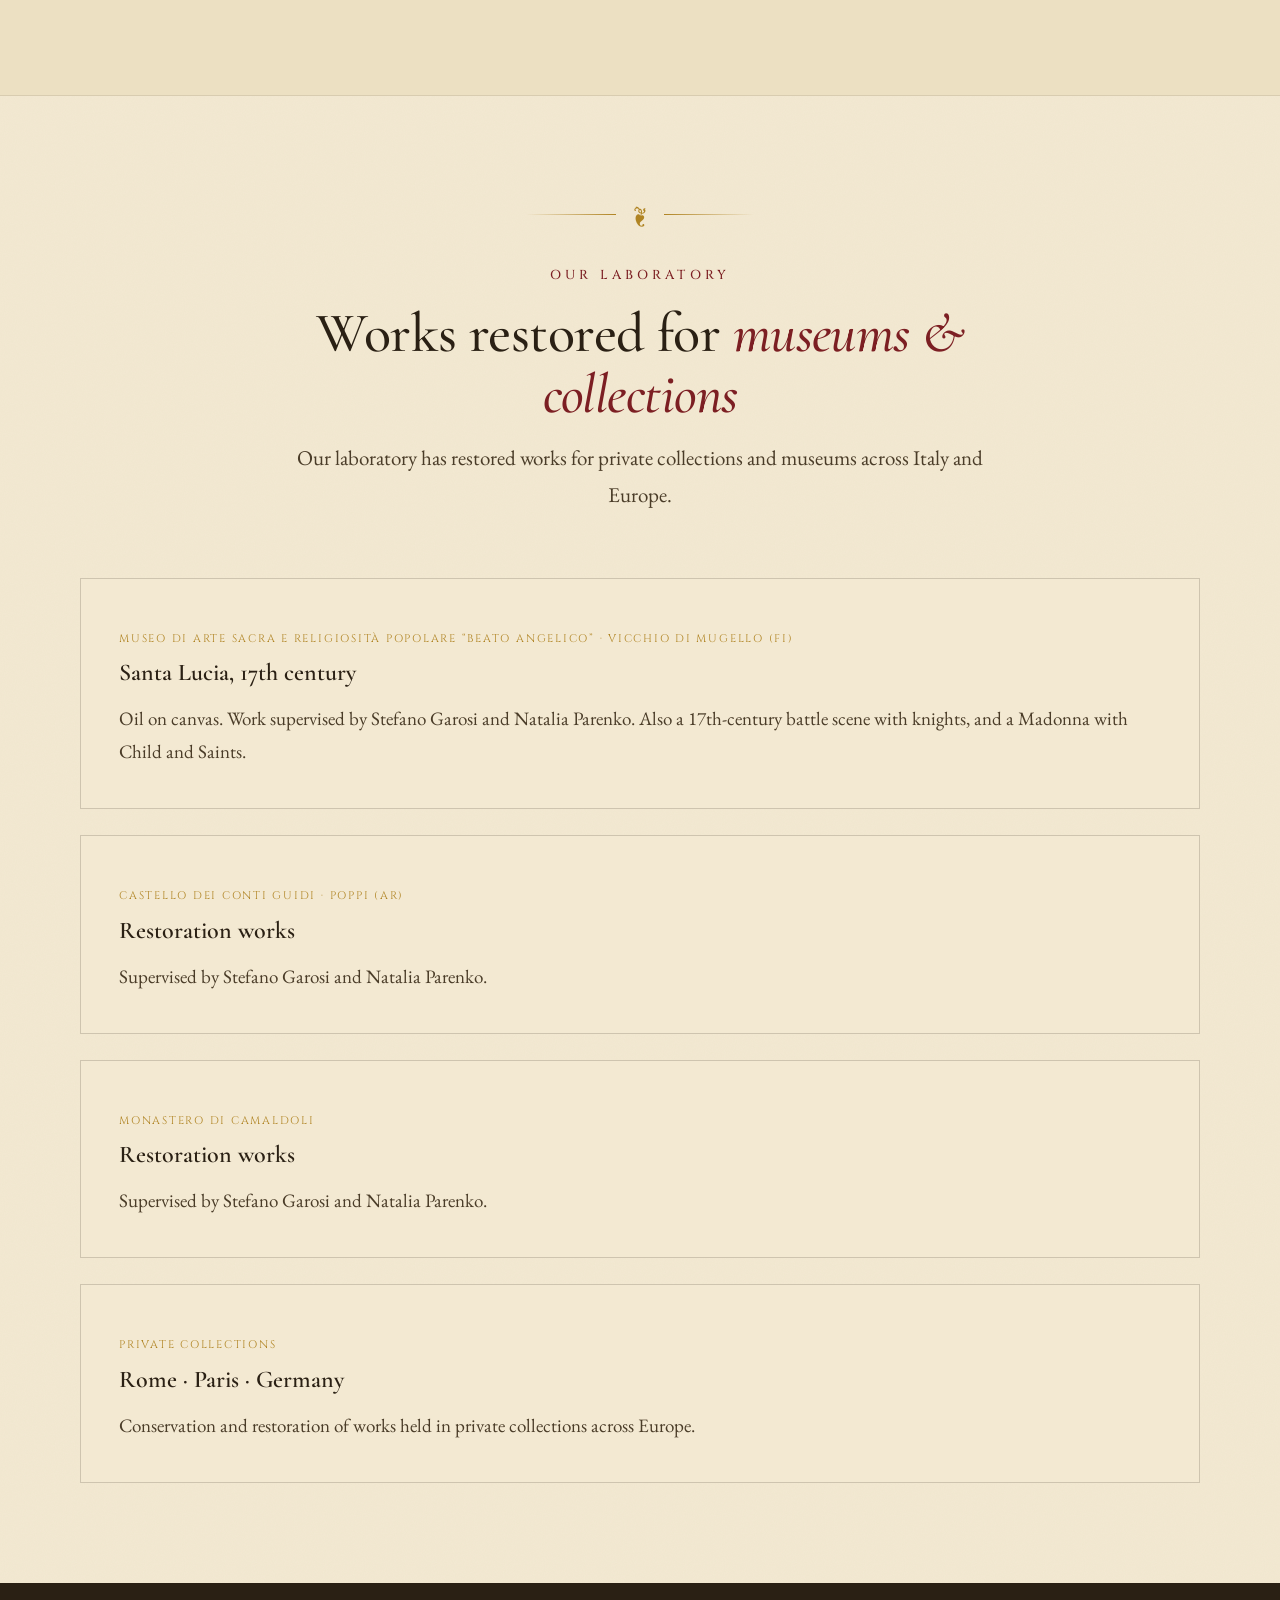
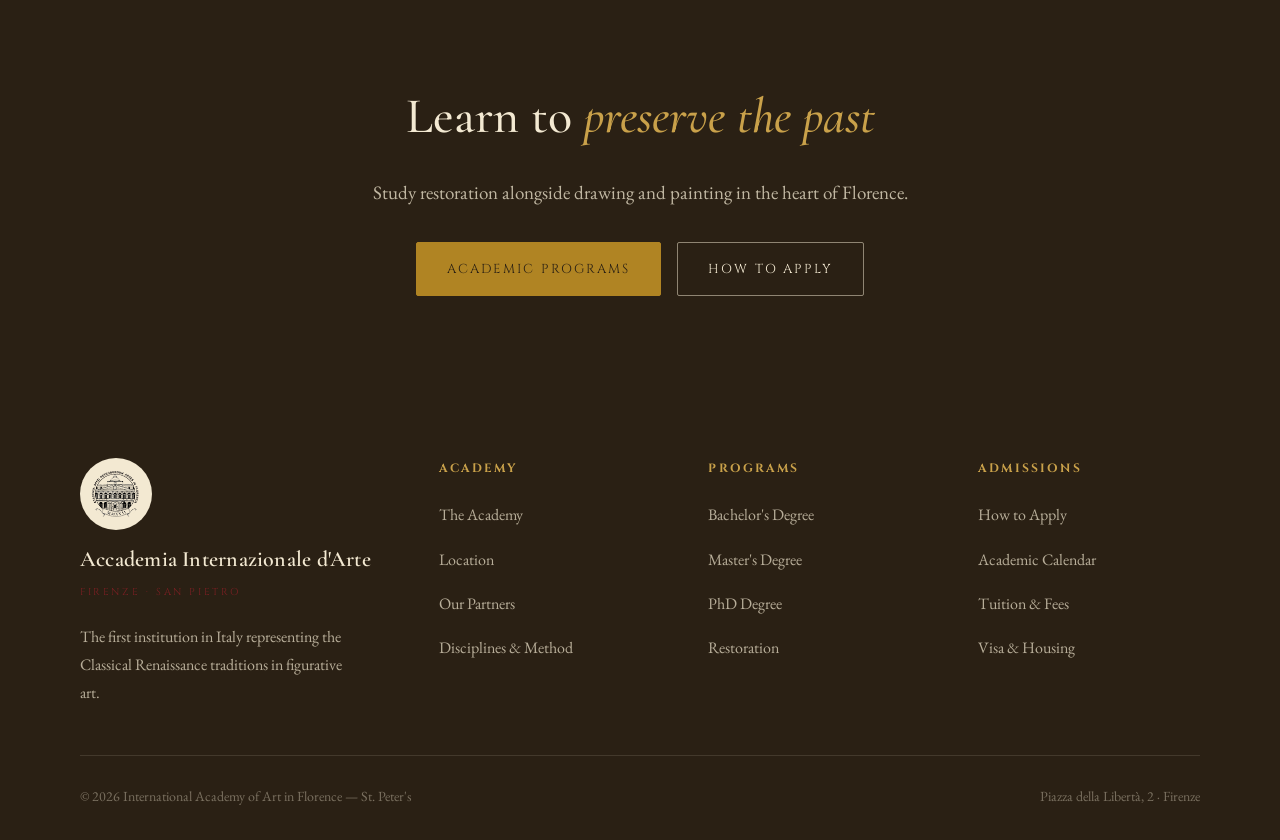
<file: restoration.html>
<!DOCTYPE html>
<html lang="en">
<head>
  <meta charset="UTF-8" />
  <meta name="viewport" content="width=device-width, initial-scale=1.0" />
  <title>Restoration Department — International Academy of Art in Florence</title>
  <meta name="description" content="The Restoration Department — the study and practice of conservation and restoration of easel paintings, frescoes and icons, and the copying of the old masters." />

  <link rel="canonical" href="https://florusart-new.vercel.app/restoration.html" />
  <meta property="og:type" content="website" />
  <meta property="og:url" content="https://florusart-new.vercel.app/restoration.html" />
  <meta property="og:title" content="Restoration Department — International Academy of Art in Florence" />
  <meta property="og:description" content="The Restoration Department — the study and practice of conservation and restoration of easel paintings, frescoes and icons, and the copying of the old masters." />
  <meta property="og:image" content="https://florusart-new.vercel.app/images/restoration-hero.jpg" />
  <meta property="og:site_name" content="Accademia Internazionale d'Arte · Firenze" />
  <meta name="twitter:card" content="summary_large_image" />
  <meta name="twitter:title" content="Restoration Department — International Academy of Art in Florence" />
  <meta name="twitter:description" content="The Restoration Department — the study and practice of conservation and restoration of easel paintings, frescoes and icons, and the copying of the old masters." />
  <meta name="twitter:image" content="https://florusart-new.vercel.app/images/restoration-hero.jpg" />

  <link rel="icon" type="image/png" href="images/logo.png" />
  <link rel="stylesheet" href="styles.css" />
  <script async src="https://www.googletagmanager.com/gtag/js?id=G-XXXXXXXXXX"></script>
  <script>window.dataLayer=window.dataLayer||[];function gtag(){dataLayer.push(arguments);}gtag('js',new Date());gtag('config','G-XXXXXXXXXX');</script>
</head>
<body>

  <div class="topbar">
    <div class="wrap">
      <span>Piazza della Libertà, 2 · Firenze</span>
      <div class="topbar-links">
        <a href="tel:+390550351530">+39 055 035 1530</a>
        <a href="mailto:info@florusart.com">info@florusart.com</a>
        <a href="#" class="lang-toggle">Italiano</a>
      </div>
    </div>
  </div>

  <nav class="nav">
    <div class="wrap">
      <a href="index.html" class="brand">
        <img src="images/logo.png" alt="Academy seal" class="brand-logo" />
        <span class="brand-name"><b>Accademia d'Arte</b><span>Firenze · San Pietro</span></span>
      </a>
      <ul class="nav-links">
        <li><a href="academy.html">The Academy</a></li>
        <li><a href="method.html">Method</a></li>
        <li><a href="programs.html">Programs</a></li>
        <li><a href="restoration.html" class="active">Restoration</a></li>
        <li><a href="gallery.html">Gallery</a></li>
        <li><a href="admissions.html">Admissions</a></li>
        <li><a href="contact.html">Contact</a></li>
        <li><a href="admissions.html" class="nav-apply">Apply</a></li>
      </ul>
      <button class="nav-toggle" id="navToggle" aria-label="Open menu"><span></span><span></span><span></span></button>
    </div>
  </nav>
  <div class="mobile-menu" id="mobileMenu">
    <a href="academy.html">The Academy</a><a href="method.html">Method</a><a href="programs.html">Programs</a><a href="restoration.html">Restoration</a><a href="gallery.html">Gallery</a><a href="admissions.html">Admissions</a><a href="contact.html">Contact</a><a href="#" class="lang-toggle">Italiano</a>
  </div>

  <header class="page-hero">
    <div class="page-hero-bg" style="background-image:url('images/restoration-hero.jpg'); background-position:center 30%"></div>
    <div class="wrap">
      <span class="eyebrow">Department</span>
      <h1>The art of <em>Restoration</em></h1>
      <p>To become a true artist you must be fluent in every tool of the fine arts — the science of colour, perspective, optics and chemistry. Restoration is where they all meet.</p>
      <div class="breadcrumb"><a href="index.html">Home</a><span>/</span>Restoration Department</div>
    </div>
  </header>

  <section class="section">
    <div class="wrap narrow prose reveal">
      <p class="lead">Mastering academic art is bound to the study of the technique and technology of painting — and to the method of copying the old masters.</p>
      <p>The old masters not only made their own paints, varnishes and materials but used them masterfully. Our students follow a complete method that teaches not only drawing, painting, composition and copying, but also the theory and practice of the full complex of restoration and conservation works. Fluency in all of these tools extends a student's professional skill and helps to determine the direction of their art in the future.</p>
      <p>The Academy collaborates with restoration artists, museums and restoration centres so that students may learn the basics of restoring works of art and copying the old masters. Under the supervision of experienced restorers, students study the foundations of the profession and witness the restoration process first-hand.</p>

      <hr class="rule" />

      <h2>Objective of the <em>course</em></h2>
      <p>The student's field of activity includes:</p>
      <ul class="check-list">
        <li>Detection and attribution of objects of material culture — determining their artistic and historical value and their category of conservation</li>
        <li>Organisation and implementation of research and archive findings, and selection of the optimal model of restoration (conservation and reconstruction)</li>
        <li>Organisation and implementation of the complex of restoration works</li>
        <li>Preparation of the scientific accounting documentation</li>
      </ul>
      <p>Easel paintings are the principal object of study.</p>

      <h2>Target of the <em>course</em></h2>
      <p>Students in the year-long course in Restoration of Easel Paintings are involved in conservation and restoration, scientific research and scientific-methodic activity, projects, and expert work. The precise specification of professional activity is chosen together with the Academy's responsible staff.</p>
    </div>
  </section>

  <section class="section section-alt">
    <div class="wrap narrow prose reveal">
      <h2>Main contents of the <em>course</em></h2>
      <h3>Technological analysis of easel paintings</h3>
      <ul class="check-list">
        <li>Basis: canvas, wood, more rarely metal, cardboard or paper</li>
        <li>Stretcher: defining the type of wood, level of conservation, signs of secondary use</li>
        <li>Primer: number and colour of layers, analysis to ascertain when the work was made</li>
        <li>Colour layer: tones and craquelure</li>
        <li>Varnish coating as an independent layer; texture analysis of the painting</li>
      </ul>
      <h3>Research laboratories</h3>
      <ul class="check-list">
        <li>Chemical technologies of restoration — synthetic adhesives and copolymer dispersions</li>
        <li>Optical physics research</li>
        <li>Biological research — complex damage diagnosis of artworks</li>
        <li>Chemical-physical research and the study of painting technology</li>
        <li>Exploring the parameters of microclimate</li>
      </ul>
      <h3>The main technological processes</h3>
      <ul class="check-list">
        <li>Preventive adhesive restoration — solid and fragmented sealing with tissue-paper</li>
        <li>Strengthening the colour layer by the open method</li>
        <li>Breakthrough reparation and the creation of new edges</li>
        <li>Elimination of surface contamination from the varnish film</li>
        <li>Thinning and harmonisation of overprint varnishes, guided by UV luminescence</li>
        <li>Working with restoration soil, varnishing, and the tinting of losses</li>
        <li>Artwork reconstruction and craquelure imitation</li>
      </ul>
      <h3>Practical assignments</h3>
      <ul class="check-list">
        <li>Step-by-step restoration of easel paintings of varying difficulty, under a professor's control</li>
        <li>Autonomous development of a project-plan of conservation and restoration</li>
        <li>Detection of the technical analysis required to define a painting's condition</li>
        <li>Compilation of the painting's restoration passport</li>
        <li>Copying old masters to understand the multi-dimensional style of painting</li>
      </ul>
    </div>
  </section>

  <section class="section">
    <div class="wrap">
      <div class="section-head reveal">
        <div class="fleuron">&#10086;</div>
        <span class="eyebrow">Our laboratory</span>
        <h2 class="section-title">Works restored for <em>museums &amp; collections</em></h2>
        <p class="section-lead">Our laboratory has restored works for private collections and museums across Italy and Europe.</p>
      </div>
      <div class="reveal">
        <div class="panel">
          <span class="panel-tag">Museo di Arte Sacra e Religiosità Popolare “Beato Angelico” · Vicchio di Mugello (FI)</span>
          <h3 style="font-size:24px">Santa Lucia, 17th century</h3>
          <p style="color:var(--ink-soft)">Oil on canvas. Work supervised by Stefano Garosi and Natalia Parenko. Also a 17th-century battle scene with knights, and a Madonna with Child and Saints.</p>
        </div>
        <div class="panel">
          <span class="panel-tag">Castello dei Conti Guidi · Poppi (AR)</span>
          <h3 style="font-size:24px">Restoration works</h3>
          <p style="color:var(--ink-soft)">Supervised by Stefano Garosi and Natalia Parenko.</p>
        </div>
        <div class="panel">
          <span class="panel-tag">Monastero di Camaldoli</span>
          <h3 style="font-size:24px">Restoration works</h3>
          <p style="color:var(--ink-soft)">Supervised by Stefano Garosi and Natalia Parenko.</p>
        </div>
        <div class="panel">
          <span class="panel-tag">Private collections</span>
          <h3 style="font-size:24px">Rome · Paris · Germany</h3>
          <p style="color:var(--ink-soft)">Conservation and restoration of works held in private collections across Europe.</p>
        </div>
      </div>
    </div>
  </section>

  <section class="cta">
    <div class="wrap">
      <h2>Learn to <em>preserve the past</em></h2>
      <p>Study restoration alongside drawing and painting in the heart of Florence.</p>
      <div class="hero-actions" style="justify-content:center">
        <a href="programs.html" class="btn btn-gold">Academic programs</a>
        <a href="admissions.html" class="btn btn-outline">How to apply</a>
      </div>
    </div>
  </section>

  <footer class="footer">
    <div class="wrap">
      <div class="footer-top">
        <div>
          <img src="images/logo.png" alt="Academy seal" class="brand-logo" />
          <span class="brand-name"><b>Accademia Internazionale d'Arte</b><span>Firenze · San Pietro</span></span>
          <p>The first institution in Italy representing the Classical Renaissance traditions in figurative art.</p>
        </div>
        <div class="footer-col"><h4>Academy</h4><ul><li><a href="academy.html">The Academy</a></li><li><a href="academy.html#location">Location</a></li><li><a href="academy.html#partners">Our Partners</a></li><li><a href="method.html">Disciplines &amp; Method</a></li></ul></div>
        <div class="footer-col"><h4>Programs</h4><ul><li><a href="programs.html#bachelor">Bachelor's Degree</a></li><li><a href="programs.html#master">Master's Degree</a></li><li><a href="programs.html#phd">PhD Degree</a></li><li><a href="restoration.html">Restoration</a></li></ul></div>
        <div class="footer-col"><h4>Admissions</h4><ul><li><a href="admissions.html#apply">How to Apply</a></li><li><a href="admissions.html#calendar">Academic Calendar</a></li><li><a href="admissions.html#prices">Tuition &amp; Fees</a></li><li><a href="admissions.html#visa">Visa &amp; Housing</a></li></ul></div>
      </div>
      <div class="footer-bottom">
        <span>© 2026 International Academy of Art in Florence — St. Peter's</span>
        <span>Piazza della Libertà, 2 · Firenze</span>
      </div>
    </div>
  </footer>

  <script>
    var t = document.getElementById('navToggle'), m = document.getElementById('mobileMenu');
    if (t) t.addEventListener('click', function(){ m.classList.toggle('open'); });
    if (m) m.querySelectorAll('a').forEach(function(a){ a.addEventListener('click', function(){ m.classList.remove('open'); }); });
    var io = new IntersectionObserver(function(es){ es.forEach(function(e){ if(e.isIntersecting) e.target.classList.add('in'); }); }, { threshold: 0.12 });
    document.querySelectorAll('.reveal').forEach(function(el){ io.observe(el); });
  </script>
  <script src="i18n.js"></script>
</body>
</html>
</file>
<file: styles.css>
/* ============================================================
   International Academy of Art in Florence — "Botticelli" system
   Authentic fresco / museum aesthetic · shared stylesheet
   ============================================================ */

@import url('https://fonts.googleapis.com/css2?family=Cinzel:wght@400;500;600&family=Cormorant+Garamond:ital,wght@0,400;0,500;0,600;1,400&family=EB+Garamond:ital,wght@0,400;0,500;1,400&display=swap');

:root {
  --parchment:    #f3e9d2;
  --parchment-2:  #ece0c2;
  --parchment-3:  #e3d4b0;
  --ink:          #2a2014;
  --ink-soft:     #4a3c28;
  --oxblood:      #7c1f23;
  --oxblood-dk:   #5c161a;
  --gold:         #b08423;
  --gold-lt:      #c9a14a;
  --terracotta:   #a8542f;
  --umber:        #6b4f2a;
  --line:         rgba(42,32,20,0.18);
  --line-soft:    rgba(42,32,20,0.10);
  --serif-display: 'Cormorant Garamond', Georgia, serif;
  --serif-body:    'EB Garamond', Georgia, serif;
  --serif-caps:    'Cinzel', Georgia, serif;
  --maxw: 1200px;
  --ease: cubic-bezier(0.33, 0, 0.2, 1);
}

* , *::before, *::after { box-sizing: border-box; margin: 0; padding: 0; }
html { scroll-behavior: smooth; }
body {
  font-family: var(--serif-body); font-size: 19px; line-height: 1.75;
  color: var(--ink); background-color: var(--parchment);
  background-image:
    radial-gradient(circle at 20% 10%, rgba(176,132,35,0.06), transparent 45%),
    radial-gradient(circle at 85% 30%, rgba(124,31,35,0.05), transparent 40%),
    url("data:image/svg+xml,%3Csvg xmlns='http://www.w3.org/2000/svg' width='180' height='180'%3E%3Cfilter id='n'%3E%3CfeTurbulence type='fractalNoise' baseFrequency='0.9' numOctaves='2'/%3E%3CfeColorMatrix values='0 0 0 0 0.42 0 0 0 0 0.32 0 0 0 0 0.18 0 0 0 0.04 0'/%3E%3C/filter%3E%3Crect width='100%25' height='100%25' filter='url(%23n)'/%3E%3C/svg%3E");
  -webkit-font-smoothing: antialiased; overflow-x: hidden;
}
img { display: block; max-width: 100%; }
a { text-decoration: none; color: inherit; }
ul { list-style: none; }
.wrap { width: 100%; max-width: var(--maxw); margin: 0 auto; padding: 0 40px; }
.narrow { max-width: 920px; }

/* ---- Ornaments ---- */
.fleuron { display: flex; align-items: center; justify-content: center; gap: 18px; color: var(--gold); margin: 0 auto; font-size: 22px; }
.fleuron::before, .fleuron::after { content: ''; height: 1px; width: 90px; background: linear-gradient(to right, transparent, var(--gold)); }
.fleuron::after { background: linear-gradient(to left, transparent, var(--gold)); }
.eyebrow { font-family: var(--serif-caps); font-size: 13px; letter-spacing: 0.32em; text-transform: uppercase; color: var(--oxblood); font-weight: 500; }

/* ============================================================ NAV ============================================================ */
.topbar { background: var(--oxblood-dk); color: rgba(243,233,210,0.75); font-family: var(--serif-caps); font-size: 11px; letter-spacing: 0.18em; text-transform: uppercase; padding: 8px 0; }
.topbar .wrap { display: flex; justify-content: space-between; align-items: center; }
.topbar a { color: rgba(243,233,210,0.75); transition: color .2s; }
.topbar a:hover { color: var(--gold-lt); }
.topbar-links { display: flex; gap: 22px; }
.nav { position: sticky; top: 0; z-index: 100; background: rgba(243,233,210,0.92); backdrop-filter: blur(8px); border-bottom: 1px solid var(--line); box-shadow: 0 1px 0 rgba(176,132,35,0.25); }
.nav .wrap { display: flex; align-items: center; justify-content: space-between; padding-top: 18px; padding-bottom: 18px; }
.brand { display: flex; align-items: center; gap: 16px; }
.brand-seal { width: 52px; height: 52px; flex-shrink: 0; border: 1.5px solid var(--gold); border-radius: 50%; display: flex; align-items: center; justify-content: center; font-family: var(--serif-caps); font-size: 20px; color: var(--oxblood); position: relative; }
.brand-seal::after { content: ''; position: absolute; inset: 4px; border: 0.5px solid rgba(176,132,35,0.5); border-radius: 50%; }
.brand-logo { width: 54px; height: 54px; flex-shrink: 0; object-fit: contain; }
.footer .brand-logo { width: 72px; height: 72px; margin-bottom: 18px; background: var(--parchment); border-radius: 50%; padding: 10px; }
.brand-name { font-family: var(--serif-display); line-height: 1.05; }
.brand-name b { display: block; font-size: 22px; font-weight: 600; letter-spacing: 0.01em; color: var(--ink); }
.brand-name span { font-family: var(--serif-caps); font-size: 10px; letter-spacing: 0.26em; text-transform: uppercase; color: var(--oxblood); }
.nav-links { display: flex; align-items: center; gap: 28px; }
.nav-links > li > a { font-family: var(--serif-caps); font-size: 12.5px; letter-spacing: 0.13em; text-transform: uppercase; color: var(--ink-soft); padding: 6px 0; position: relative; transition: color .2s; }
.nav-links > li > a:hover, .nav-links > li > a.active { color: var(--oxblood); }
.nav-links > li > a::after { content: ''; position: absolute; left: 0; bottom: -2px; height: 1px; width: 0; background: var(--gold); transition: width .3s var(--ease); }
.nav-links > li > a:hover::after, .nav-links > li > a.active::after { width: 100%; }
.nav-apply { background: var(--oxblood); color: var(--parchment) !important; padding: 10px 22px !important; border-radius: 2px; border: 1px solid var(--oxblood); }
.nav-apply::after { display: none; }
.nav-apply:hover { background: var(--oxblood-dk); }
.nav-toggle { display: none; background: none; border: none; flex-direction: column; gap: 5px; padding: 6px; cursor: pointer; }
.nav-toggle span { width: 26px; height: 2px; background: var(--ink); display: block; }
.mobile-menu { display: none; }

/* ============================================================ HERO ============================================================ */
.hero { position: relative; min-height: 86vh; display: flex; align-items: center; color: var(--parchment); overflow: hidden; }
.hero-bg { position: absolute; inset: 0; z-index: 0; background-image: url('images/hero.jpg'); background-size: cover; background-position: center 28%; filter: saturate(0.92); }
.hero-bg::after { content: ''; position: absolute; inset: 0; background: linear-gradient(to right, rgba(28,18,12,0.82) 0%, rgba(28,18,12,0.55) 45%, rgba(28,18,12,0.25) 100%), linear-gradient(to top, rgba(28,18,12,0.7), transparent 50%); }
.hero .wrap { position: relative; z-index: 1; padding-top: 80px; padding-bottom: 80px; }
.hero-inner { max-width: 660px; }
.hero .eyebrow { color: var(--gold-lt); }
.hero h1 { font-family: var(--serif-display); font-weight: 500; font-size: clamp(44px, 6vw, 86px); line-height: 1.02; letter-spacing: -0.01em; margin: 22px 0 8px; text-shadow: 0 2px 30px rgba(0,0,0,0.4); }
.hero h1 em { font-style: italic; color: var(--gold-lt); }
.hero-sub { font-size: 22px; line-height: 1.6; color: rgba(243,233,210,0.88); max-width: 540px; margin: 18px 0 36px; font-weight: 400; }
.hero-actions { display: flex; gap: 16px; flex-wrap: wrap; }

/* ---- Page hero (inner pages) ---- */
.page-hero { position: relative; color: var(--parchment); overflow: hidden; padding: 0; }
.page-hero-bg { position: absolute; inset: 0; z-index: 0; background-size: cover; background-position: center; filter: saturate(0.9); }
.page-hero-bg::after { content: ''; position: absolute; inset: 0; background: linear-gradient(to bottom, rgba(28,18,12,0.55), rgba(28,18,12,0.8)); }
.page-hero .wrap { position: relative; z-index: 1; padding-top: 96px; padding-bottom: 76px; text-align: center; }
.page-hero .eyebrow { color: var(--gold-lt); }
.page-hero h1 { font-family: var(--serif-display); font-weight: 500; font-size: clamp(40px, 5.5vw, 70px); line-height: 1.05; margin: 16px 0 14px; text-shadow: 0 2px 24px rgba(0,0,0,0.4); }
.page-hero h1 em { font-style: italic; color: var(--gold-lt); }
.page-hero p { font-size: 21px; color: rgba(243,233,210,0.9); max-width: 640px; margin: 0 auto; }
.breadcrumb { font-family: var(--serif-caps); font-size: 11px; letter-spacing: 0.18em; text-transform: uppercase; color: rgba(243,233,210,0.7); margin-top: 22px; }
.breadcrumb a { color: var(--gold-lt); }
.breadcrumb span { margin: 0 8px; opacity: 0.5; }

/* ---- Buttons ---- */
.btn { display: inline-flex; align-items: center; gap: 10px; font-family: var(--serif-caps); font-size: 13px; letter-spacing: 0.16em; text-transform: uppercase; padding: 15px 30px; border-radius: 2px; cursor: pointer; transition: all .25s var(--ease); border: 1px solid transparent; }
.btn-gold { background: var(--gold); color: var(--ink); border-color: var(--gold); }
.btn-gold:hover { background: var(--gold-lt); transform: translateY(-2px); }
.btn-outline { background: transparent; color: var(--parchment); border-color: rgba(243,233,210,0.5); }
.btn-outline:hover { border-color: var(--gold-lt); color: var(--gold-lt); }
.btn-dark { background: var(--oxblood); color: var(--parchment); border-color: var(--oxblood); }
.btn-dark:hover { background: var(--oxblood-dk); transform: translateY(-2px); }

/* ============================================================ SECTIONS ============================================================ */
.section { padding: 100px 0; }
.section-sm { padding: 70px 0; }
.section-alt { background: var(--parchment-2); border-top: 1px solid var(--line-soft); border-bottom: 1px solid var(--line-soft); }
.section-head { text-align: center; max-width: 740px; margin: 0 auto 64px; }
.section-head .fleuron { margin-bottom: 22px; }
.section-title { font-family: var(--serif-display); font-weight: 500; font-size: clamp(34px, 4.5vw, 56px); line-height: 1.08; color: var(--ink); margin: 14px 0 16px; letter-spacing: -0.01em; }
.section-title em { font-style: italic; color: var(--oxblood); }
.section-lead { font-size: 21px; color: var(--ink-soft); }

/* ---- Prose (long-form content) ---- */
.prose h2 { font-family: var(--serif-display); font-weight: 600; font-size: clamp(28px, 3.4vw, 40px); line-height: 1.15; color: var(--ink); margin: 48px 0 18px; }
.prose h2:first-child { margin-top: 0; }
.prose h2 em { font-style: italic; color: var(--oxblood); }
.prose h3 { font-family: var(--serif-display); font-weight: 600; font-size: 26px; color: var(--oxblood); margin: 36px 0 12px; }
.prose h4 { font-family: var(--serif-caps); font-size: 14px; letter-spacing: 0.14em; text-transform: uppercase; color: var(--gold); margin: 30px 0 12px; }
.prose p { margin-bottom: 20px; color: var(--ink-soft); }
.prose p.lead { font-size: 23px; line-height: 1.6; color: var(--ink); font-style: italic; }
.prose a { color: var(--oxblood); border-bottom: 1px solid rgba(124,31,35,0.3); }
.prose a:hover { border-bottom-color: var(--oxblood); }
.dropcap::first-letter { font-family: var(--serif-display); float: left; font-size: 86px; line-height: 0.78; font-weight: 600; color: var(--oxblood); padding: 8px 14px 0 0; }
.rule { height: 1px; background: var(--line); margin: 56px 0; border: 0; }

/* ---- Feature list with fleur markers ---- */
.feature-list { display: grid; gap: 14px; margin: 8px 0 8px; }
.feature-list li { position: relative; padding-left: 34px; color: var(--ink-soft); font-size: 18px; line-height: 1.6; }
.feature-list li::before { content: '\275D'; position: absolute; left: 0; top: 0; color: var(--gold); font-size: 18px; }
.check-list { display: grid; gap: 12px; }
.check-list li { position: relative; padding-left: 32px; color: var(--ink-soft); font-size: 18px; line-height: 1.55; }
.check-list li::before { content: '\2713'; position: absolute; left: 0; top: 0; color: var(--oxblood); font-weight: 600; }

/* ---- Two column ---- */
.two-col { display: grid; grid-template-columns: 1fr 1fr; gap: 56px; }
.three-col { display: grid; grid-template-columns: repeat(3,1fr); gap: 40px; }

/* ---- About split ---- */
.about-grid { display: grid; grid-template-columns: 1.05fr 0.95fr; gap: 70px; align-items: center; }
.about-text .eyebrow { display: block; margin-bottom: 14px; }
.about-text h2 { font-family: var(--serif-display); font-weight: 500; font-size: clamp(32px, 4vw, 50px); line-height: 1.1; margin-bottom: 22px; color: var(--ink); }
.about-text h2 em { font-style: italic; color: var(--oxblood); }
.about-text p { margin-bottom: 20px; color: var(--ink-soft); }
.about-figure { position: relative; padding: 16px; background: linear-gradient(145deg, var(--gold-lt), var(--gold) 40%, var(--umber)); border-radius: 2px; box-shadow: 0 30px 60px rgba(42,32,20,0.32); }
.about-figure::before { content: ''; position: absolute; inset: 8px; border: 1px solid rgba(255,255,255,0.25); z-index: 2; pointer-events: none; }
.about-figure img { width: 100%; height: 560px; object-fit: cover; }
.about-figure figcaption { font-family: var(--serif-display); font-style: italic; font-size: 16px; color: var(--parchment); text-align: center; padding-top: 12px; }

/* ---- Numbered cards (advantages) ---- */
.adv-grid { display: grid; grid-template-columns: repeat(3, 1fr); gap: 2px; background: var(--line-soft); border: 1px solid var(--line-soft); }
.adv-cell { background: var(--parchment); padding: 42px 36px; transition: background .3s var(--ease); }
.adv-cell:hover { background: var(--parchment-3); }
.adv-num { font-family: var(--serif-caps); font-size: 14px; color: var(--gold); letter-spacing: 0.2em; }
.adv-cell h3 { font-family: var(--serif-display); font-weight: 600; font-size: 26px; margin: 14px 0 10px; color: var(--ink); }
.adv-cell p { font-size: 17px; line-height: 1.65; color: var(--ink-soft); }

/* ---- Stat row ---- */
.stat-row { display: grid; grid-template-columns: repeat(3,1fr); gap: 2px; background: var(--line-soft); border: 1px solid var(--line-soft); }
.stat-cell { background: var(--parchment); padding: 40px; text-align: center; }
.stat-num { font-family: var(--serif-display); font-weight: 600; font-size: 56px; line-height: 1; color: var(--oxblood); }
.stat-label { font-family: var(--serif-caps); font-size: 12px; letter-spacing: 0.18em; text-transform: uppercase; color: var(--ink-soft); margin-top: 10px; }

/* ---- Program cards ---- */
.prog-grid { display: grid; grid-template-columns: repeat(3, 1fr); gap: 30px; }
.prog-card { background: var(--parchment); border: 1px solid var(--line); padding: 40px 34px; position: relative; transition: transform .3s var(--ease), box-shadow .3s var(--ease); }
.prog-card::before { content: ''; position: absolute; top: 0; left: 0; right: 0; height: 3px; background: linear-gradient(to right, var(--gold), var(--oxblood)); transform: scaleX(0); transform-origin: left; transition: transform .35s var(--ease); }
.prog-card:hover { transform: translateY(-6px); box-shadow: 0 24px 48px rgba(42,32,20,0.16); }
.prog-card:hover::before { transform: scaleX(1); }
.prog-roman { font-family: var(--serif-caps); font-size: 13px; letter-spacing: 0.2em; color: var(--gold); }
.prog-card h3 { font-family: var(--serif-display); font-weight: 600; font-size: 30px; margin: 10px 0 14px; }
.prog-card .meta { font-family: var(--serif-caps); font-size: 11px; letter-spacing: 0.12em; text-transform: uppercase; color: var(--oxblood); margin-bottom: 14px; }
.prog-card p { font-size: 17px; color: var(--ink-soft); margin-bottom: 22px; }
.prog-link { font-family: var(--serif-caps); font-size: 12px; letter-spacing: 0.16em; text-transform: uppercase; color: var(--oxblood); }
.prog-link::after { content: ' \2192'; }

/* ---- Document / detail card ---- */
.panel { background: var(--parchment); border: 1px solid var(--line); padding: 40px 38px; }
.panel + .panel { margin-top: 26px; }
.panel h3 { font-family: var(--serif-display); font-weight: 600; font-size: 28px; color: var(--ink); margin-bottom: 8px; }
.panel .panel-tag { font-family: var(--serif-caps); font-size: 11px; letter-spacing: 0.16em; text-transform: uppercase; color: var(--gold); }
.kv { display: grid; grid-template-columns: 220px 1fr; gap: 10px 20px; margin-top: 18px; }
.kv dt { font-family: var(--serif-caps); font-size: 12px; letter-spacing: 0.1em; text-transform: uppercase; color: var(--oxblood); padding-top: 4px; }
.kv dd { color: var(--ink-soft); }

/* ---- Tables ---- */
.table-wrap { overflow-x: auto; margin: 20px 0 8px; border: 1px solid var(--line); }
table.price { width: 100%; border-collapse: collapse; font-size: 16px; background: var(--parchment); }
table.price caption { text-align: left; font-family: var(--serif-display); font-weight: 600; font-size: 22px; color: var(--oxblood); padding: 16px 18px 10px; }
table.price th, table.price td { padding: 12px 18px; text-align: left; border-bottom: 1px solid var(--line-soft); }
table.price thead th { font-family: var(--serif-caps); font-size: 11px; letter-spacing: 0.08em; text-transform: uppercase; color: var(--ink); background: var(--parchment-3); }
table.price tbody tr:hover { background: var(--parchment-2); }
table.price td:last-child { font-weight: 500; color: var(--ink); }

/* ---- Quote band ---- */
.quote-band { background: var(--oxblood-dk); color: var(--parchment); text-align: center; padding: 100px 0; position: relative; }
.quote-band .wrap { position: relative; z-index: 1; }
.quote-band blockquote { font-family: var(--serif-display); font-style: italic; font-weight: 500; font-size: clamp(28px, 4vw, 46px); line-height: 1.3; max-width: 880px; margin: 0 auto; }
.quote-band cite { display: block; margin-top: 28px; font-family: var(--serif-caps); font-style: normal; font-size: 13px; letter-spacing: 0.22em; text-transform: uppercase; color: var(--gold-lt); }
.quote-band .fleuron { margin-bottom: 28px; }
.quote-band .fleuron::before, .quote-band .fleuron::after { background: linear-gradient(to right, transparent, var(--gold-lt)); }
.quote-band .fleuron::after { background: linear-gradient(to left, transparent, var(--gold-lt)); }

/* ---- Partner grid ---- */
.partner-grid { display: grid; grid-template-columns: repeat(auto-fit, minmax(180px, 1fr)); gap: 24px; }
.partner { background: var(--parchment); border: 1px solid var(--line); padding: 30px; display: flex; align-items: center; justify-content: center; min-height: 120px; text-align: center; font-family: var(--serif-display); font-size: 20px; color: var(--ink); transition: all .25s; }
.partner:hover { border-color: var(--gold); transform: translateY(-3px); }

/* ---- Gallery grid ---- */
.gallery-grid { display: grid; grid-template-columns: repeat(3, 1fr); gap: 22px; }
.frame { position: relative; padding: 12px; background: linear-gradient(145deg, var(--gold-lt), var(--gold) 45%, var(--umber)); box-shadow: 0 18px 36px rgba(42,32,20,0.22); }
.frame::before { content: ''; position: absolute; inset: 6px; border: 1px solid rgba(255,255,255,0.25); z-index: 2; pointer-events: none; }
.frame img { width: 100%; height: 280px; object-fit: cover; display: block; }
.frame .placeholder { width: 100%; height: 280px; background: var(--parchment-3); display: flex; align-items: center; justify-content: center; color: var(--umber); font-family: var(--serif-display); font-style: italic; font-size: 18px; text-align: center; padding: 20px; }
.frame figcaption { font-family: var(--serif-display); font-style: italic; font-size: 15px; color: var(--parchment); text-align: center; padding-top: 10px; }

/* ---- Contact ---- */
.contact-grid { display: grid; grid-template-columns: 1fr 1fr; gap: 64px; }
.contact-info h2 { font-family: var(--serif-display); font-weight: 500; font-size: 44px; margin: 14px 0 24px; }
.contact-info h2 em { font-style: italic; color: var(--oxblood); }
.contact-row { display: flex; gap: 16px; padding: 18px 0; border-bottom: 1px solid var(--line-soft); }
.contact-row .lbl { font-family: var(--serif-caps); font-size: 12px; letter-spacing: 0.16em; text-transform: uppercase; color: var(--gold); min-width: 110px; padding-top: 4px; }
.contact-row .val { font-size: 19px; color: var(--ink); }
.contact-row .val a:hover { color: var(--oxblood); }
.socials { display: flex; gap: 14px; margin-top: 28px; }
.socials a { width: 44px; height: 44px; border: 1px solid var(--line); display: flex; align-items: center; justify-content: center; font-family: var(--serif-caps); font-size: 15px; color: var(--ink-soft); border-radius: 50%; transition: all .25s; }
.socials a:hover { background: var(--oxblood); color: var(--parchment); border-color: var(--oxblood); }
.form-card { background: var(--parchment); border: 1px solid var(--line); padding: 40px; }
.field { margin-bottom: 20px; }
.field label { display: block; font-family: var(--serif-caps); font-size: 11px; letter-spacing: 0.14em; text-transform: uppercase; color: var(--ink-soft); margin-bottom: 8px; }
.field input, .field textarea { width: 100%; background: rgba(255,255,255,0.4); border: 1px solid var(--line); padding: 13px 15px; font-family: var(--serif-body); font-size: 18px; color: var(--ink); outline: none; transition: border-color .2s; }
.field input:focus, .field textarea:focus { border-color: var(--gold); }
.field textarea { min-height: 120px; resize: vertical; }
.map-embed { width: 100%; height: 340px; border: 1px solid var(--line); margin-top: 30px; filter: sepia(0.25) saturate(0.9); }

/* ---- CTA band ---- */
.cta { background: var(--ink); color: var(--parchment); text-align: center; padding: 90px 0; }
.cta h2 { font-family: var(--serif-display); font-weight: 500; font-size: clamp(32px,4vw,50px); margin-bottom: 16px; }
.cta h2 em { font-style: italic; color: var(--gold-lt); }
.cta p { color: rgba(243,233,210,0.75); max-width: 540px; margin: 0 auto 32px; font-size: 19px; }

/* ============================================================ FOOTER ============================================================ */
.footer { background: var(--ink); color: rgba(243,233,210,0.7); padding: 72px 0 32px; }
.footer-top { display: grid; grid-template-columns: 1.4fr 1fr 1fr 1fr; gap: 48px; padding-bottom: 48px; border-bottom: 1px solid rgba(243,233,210,0.12); }
.footer .brand-name b { color: var(--parchment); }
.footer p { font-size: 16px; margin-top: 18px; max-width: 280px; }
.footer-col h4 { font-family: var(--serif-caps); font-size: 12px; letter-spacing: 0.18em; text-transform: uppercase; color: var(--gold-lt); margin-bottom: 18px; }
.footer-col li { margin-bottom: 11px; }
.footer-col a { font-size: 16px; transition: color .2s; }
.footer-col a:hover { color: var(--gold-lt); }
.footer-bottom { padding-top: 28px; display: flex; justify-content: space-between; font-size: 14px; color: rgba(243,233,210,0.4); }

/* ---- Reveal ---- */
.reveal { opacity: 0; transform: translateY(26px); transition: opacity .8s var(--ease), transform .8s var(--ease); }
.reveal.in { opacity: 1; transform: none; }

/* ============================================================ RESPONSIVE ============================================================ */
@media (max-width: 980px) {
  .topbar { display: none; }
  .nav-links { display: none; }
  .nav-toggle { display: flex; }
  .about-grid, .contact-grid, .two-col { grid-template-columns: 1fr; gap: 44px; }
  .adv-grid, .prog-grid, .stat-row, .three-col, .gallery-grid { grid-template-columns: 1fr 1fr; }
  .footer-top { grid-template-columns: 1fr 1fr; gap: 32px; }
  .about-figure img { height: 420px; }
  .kv { grid-template-columns: 1fr; gap: 4px 0; }
  .kv dd { margin-bottom: 10px; }
  .mobile-menu.open { display: flex; flex-direction: column; gap: 4px; padding: 10px 40px 24px; background: var(--parchment-2); border-bottom: 1px solid var(--line); }
  .mobile-menu.open a { font-family: var(--serif-caps); font-size: 13px; letter-spacing: 0.12em; text-transform: uppercase; padding: 12px 0; border-bottom: 1px solid var(--line-soft); }
}
@media (max-width: 600px) {
  .wrap { padding: 0 22px; }
  .section { padding: 70px 0; }
  .adv-grid, .prog-grid, .stat-row, .three-col, .gallery-grid { grid-template-columns: 1fr; }
  .hero { min-height: 78vh; }
  .panel { padding: 28px 24px; }
}
</file>
